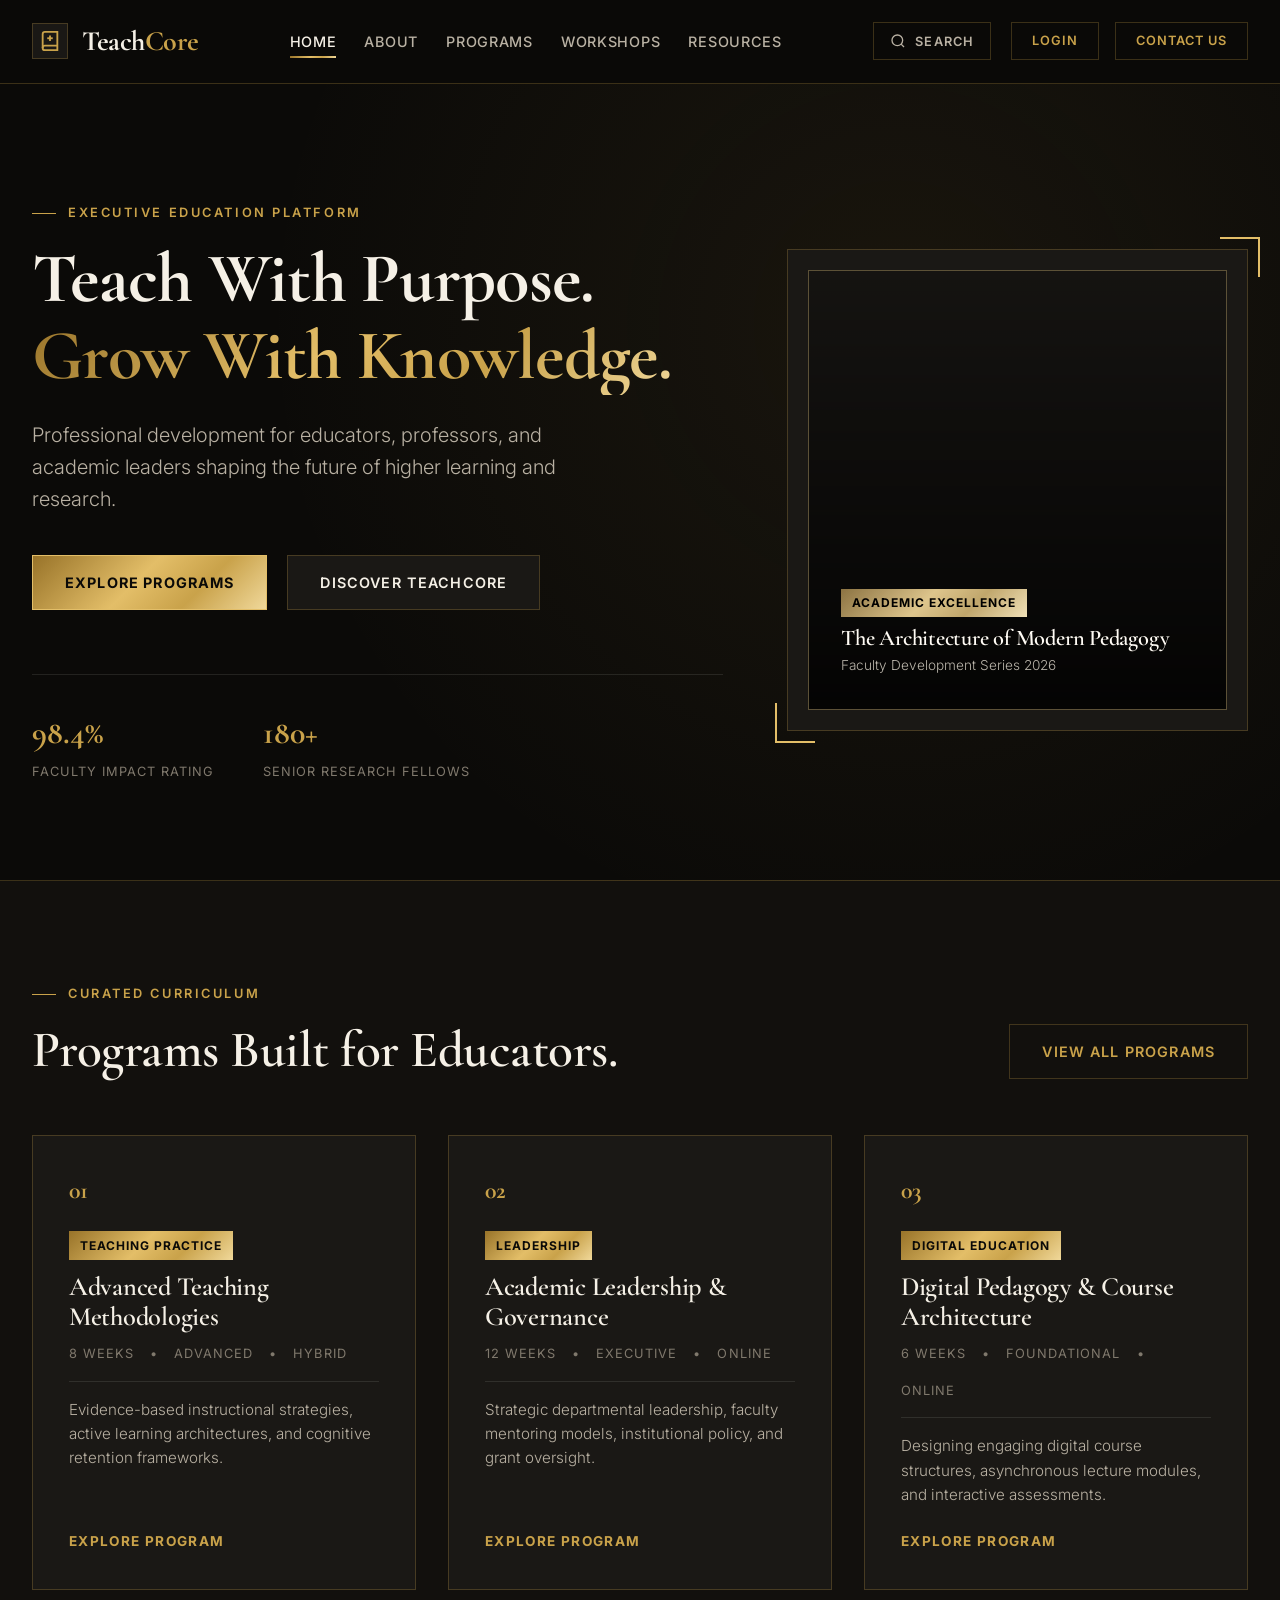
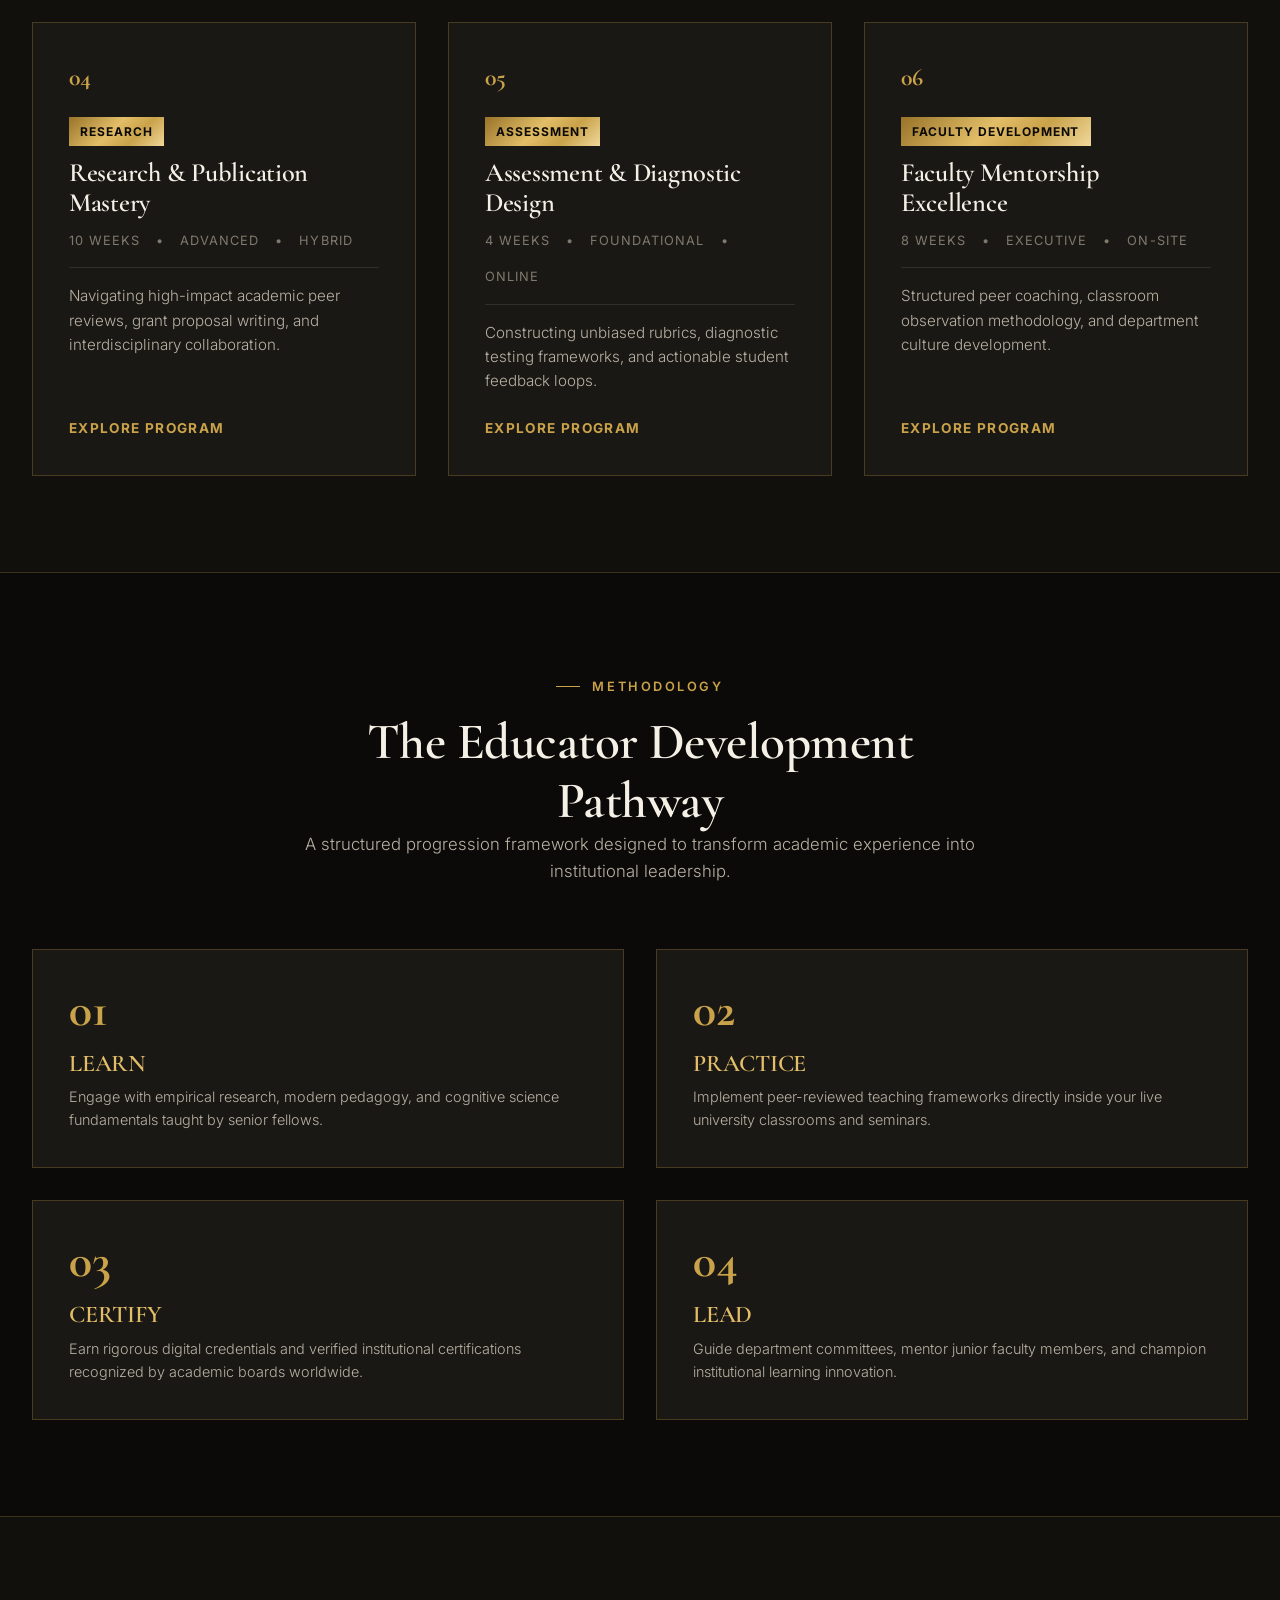
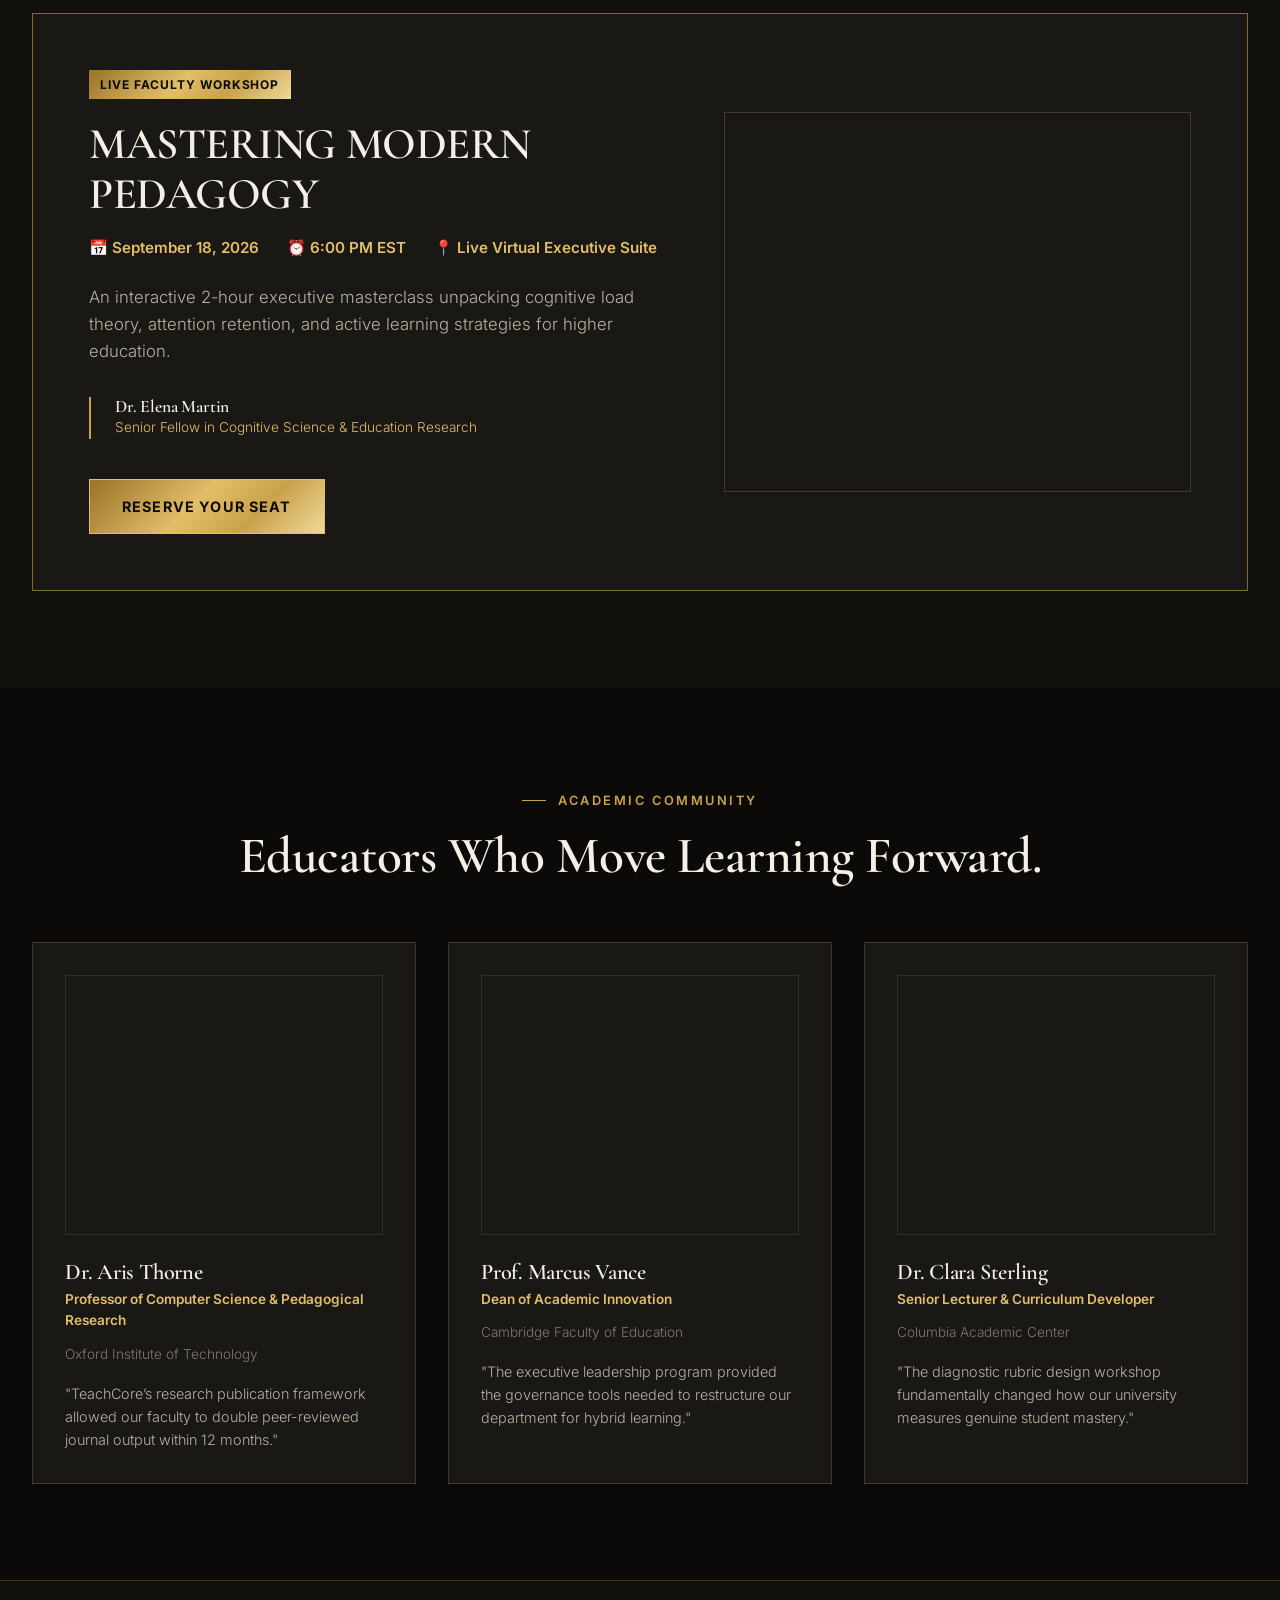
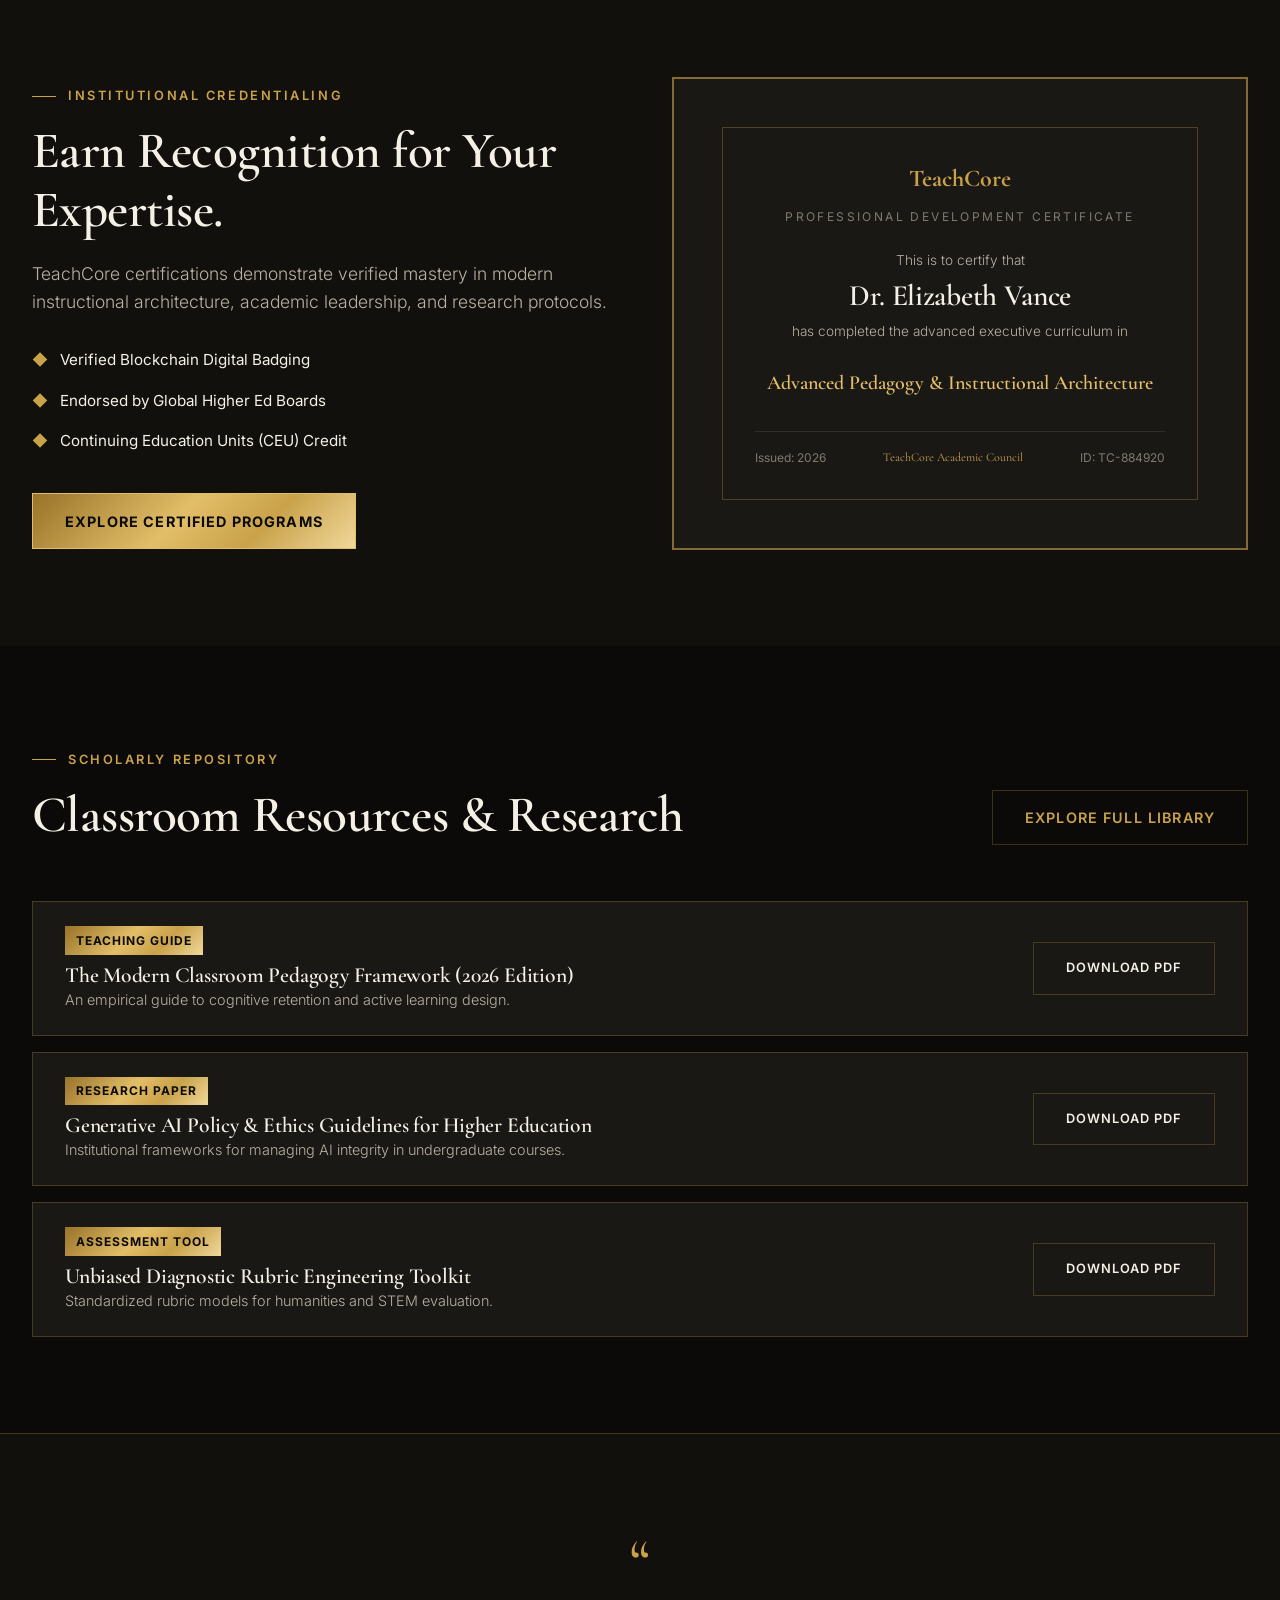
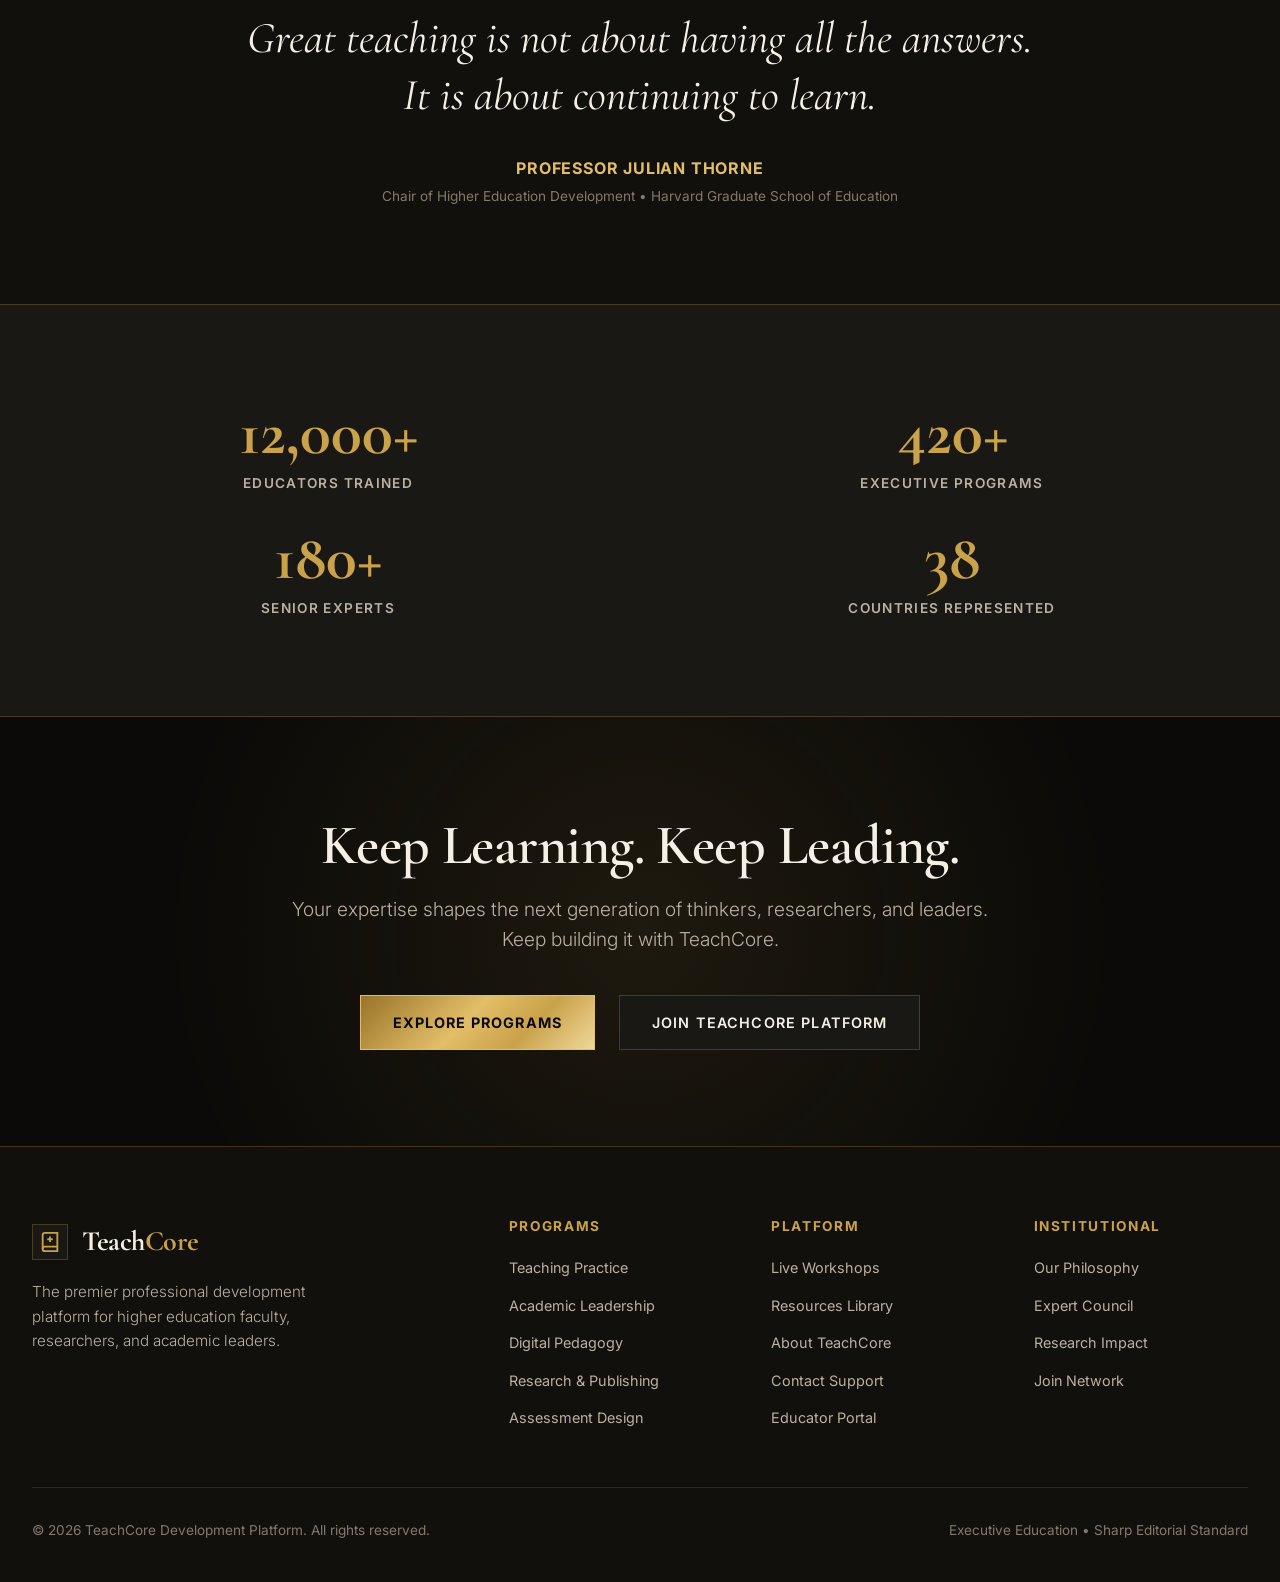
<file: index.html>
<!DOCTYPE html>
<html lang="en">

<head>
  <meta charset="UTF-8">
  <meta name="viewport" content="width=device-width, initial-scale=1.0">
  <title>TeachCore | Executive Professional Development for Educators</title>
  <meta name="description"
    content="TeachCore is the premier professional development platform for teachers, professors, researchers, and academic leaders shaping the future of higher education.">
  <link rel="icon" type="image/svg+xml" href="favicon.svg">
  <link rel="stylesheet" href="css/style.css">
  <link rel="stylesheet" href="css/responsive.css">
</head>

<body>

  <!-- SITE HEADER / NAVIGATION -->
  <header class="site-header">
    <div class="container nav-container">
      <a href="index.html" class="brand-logo" aria-label="TeachCore Home">
        <div class="logo-mark">
          <svg viewBox="0 0 24 24">
            <path d="M4 19.5A2.5 2.5 0 0 1 6.5 17H20"></path>
            <path d="M6.5 2H20v20H6.5A2.5 2.5 0 0 1 4 19.5v-15A2.5 2.5 0 0 1 6.5 2z"></path>
            <path d="M12 6v6"></path>
            <path d="M9 9h6"></path>
          </svg>
        </div>
        <span class="brand-text">Teach<span class="core">Core</span></span>
      </a>

      <nav class="desktop-nav" aria-label="Main Navigation">
        <ul class="nav-menu">
          <li><a href="index.html" class="nav-link active">Home</a></li>
          <li><a href="about.html" class="nav-link">About</a></li>
          <li><a href="programs.html" class="nav-link">Programs</a></li>
          <li><a href="workshops.html" class="nav-link">Workshops</a></li>
          <li><a href="resources.html" class="nav-link">Resources</a></li>
        </ul>
      </nav>

      <div class="nav-actions">
        <button class="search-trigger" aria-label="Search site">
          <svg width="16" height="16" viewBox="0 0 24 24" fill="none" stroke="currentColor" stroke-width="2">
            <circle cx="11" cy="11" r="8"></circle>
            <line x1="21" y1="21" x2="16.65" y2="16.65"></line>
          </svg>
          <span>Search</span>
        </button>
        <div class="auth-state-container">
          <a href="login.html" class="btn btn-outline nav-auth-link" style="height: 38px; padding: 0 1.25rem; font-size: 0.8rem;">Login</a>
          <a href="contact.html" class="nav-contact-btn">Contact Us</a>
        </div>
        <button class="hamburger-btn" aria-label="Toggle navigation menu" aria-expanded="false">
          <span class="hamburger-line line-1"></span>
          <span class="hamburger-line line-2"></span>
          <span class="hamburger-line line-3"></span>
        </button>
      </div>
    </div>
  </header>

  <!-- MOBILE NAVIGATION DRAWER -->
  <div class="mobile-nav-overlay" aria-hidden="true">
    <ul class="mobile-nav-links">
      <li><a href="index.html" class="mobile-nav-link active">Home</a></li>
      <li><a href="about.html" class="mobile-nav-link">About</a></li>
      <li><a href="programs.html" class="mobile-nav-link">Programs</a></li>
      <li><a href="workshops.html" class="mobile-nav-link">Workshops</a></li>
      <li><a href="resources.html" class="mobile-nav-link">Resources</a></li>
    </ul>
    <div class="mobile-nav-actions">
      <a href="login.html" class="btn btn-secondary" style="width: 100%;">Educator Login</a>
      <a href="contact.html" class="nav-contact-btn" style="width: 100%;">Contact Us</a>
    </div>
  </div>

  <main>
    <!-- SECTION 1: CINEMATIC HERO -->
    <section class="hero-section"
      style="background: radial-gradient(circle at 70% 30%, rgba(201, 162, 74, 0.08) 0%, transparent 60%), var(--bg-black); padding: 7rem 0 6rem 0; border-bottom: 1px solid var(--border-gold); position: relative; overflow: hidden;">
      <div class="container hero-grid"
        style="display: grid; grid-template-columns: 1.2fr 0.8fr; gap: 4rem; align-items: center;">
        <div>
          <span class="section-tag">Executive Education Platform</span>
          <h1 style="margin-bottom: 1.5rem; line-height: 1.1;">
            Teach With Purpose.<br>
            <span class="text-gold-gradient">Grow With Knowledge.</span>
          </h1>
          <p
            style="font-size: 1.25rem; max-width: 600px; margin-bottom: 2.5rem; color: var(--text-secondary); font-weight: 300;">
            Professional development for educators, professors, and academic leaders shaping the future of higher
            learning and research.
          </p>
          <div style="display: flex; gap: 1.25rem; flex-wrap: wrap;">
            <a href="programs.html" class="btn btn-primary">Explore Programs</a>
            <a href="about.html" class="btn btn-secondary">Discover TeachCore</a>
          </div>

          <div
            style="margin-top: 4rem; padding-top: 2rem; border-top: 1px solid var(--border-subtle); display: flex; gap: 3rem;">
            <div>
              <span
                style="display: block; font-family: var(--font-serif); font-size: 2rem; font-weight: 700; color: var(--gold);">98.4%</span>
              <span
                style="font-size: 0.8rem; color: var(--text-muted); text-transform: uppercase; letter-spacing: 0.08em;">Faculty
                Impact Rating</span>
            </div>
            <div>
              <span
                style="display: block; font-family: var(--font-serif); font-size: 2rem; font-weight: 700; color: var(--gold);">180+</span>
              <span
                style="font-size: 0.8rem; color: var(--text-muted); text-transform: uppercase; letter-spacing: 0.08em;">Senior
                Research Fellows</span>
            </div>
          </div>
        </div>

        <!-- HERO VISUAL: EDITORIAL ACADEMIC IMAGE WITH GOLD OVERLAY -->
        <div style="position: relative;">
          <div
            style="border: 1px solid var(--border-gold); padding: 1.25rem; background: var(--bg-graphite); position: relative;">
            <div
              style="width: 100%; height: 440px; background: url('https://images.unsplash.com/photo-1524178232363-1fb2b075b655?auto=format&fit=crop&w=1000&q=80') center/cover no-repeat; filter: grayscale(40%) contrast(110%); border: 1px solid rgba(201, 162, 74, 0.4); position: relative;">
              <div
                style="position: absolute; inset: 0; background: linear-gradient(180deg, rgba(11, 10, 8, 0.2) 0%, rgba(11, 10, 8, 0.85) 100%);">
              </div>
              <div style="position: absolute; bottom: 2rem; left: 2rem; right: 2rem;">
                <span class="badge badge-gold" style="margin-bottom: 0.5rem;">Academic Excellence</span>
                <h4 style="font-size: 1.4rem; color: var(--text-primary); margin-bottom: 0.25rem;">The Architecture of
                  Modern Pedagogy</h4>
                <p style="font-size: 0.85rem; color: var(--text-secondary);">Faculty Development Series 2026</p>
              </div>
            </div>
          </div>
          <!-- Decorative Gold Corner Element -->
          <div
            style="position: absolute; top: -12px; right: -12px; width: 40px; height: 40px; border-top: 2px solid var(--gold-bright); border-right: 2px solid var(--gold-bright); pointer-events: none;">
          </div>
          <div
            style="position: absolute; bottom: -12px; left: -12px; width: 40px; height: 40px; border-bottom: 2px solid var(--gold-bright); border-left: 2px solid var(--gold-bright); pointer-events: none;">
          </div>
        </div>
      </div>
    </section>

    <!-- SECTION 2: FEATURED PROGRAMS -->
    <section class="section-padding" style="background: var(--bg-black-soft);">
      <div class="container">
        <div
          style="display: flex; justify-content: space-between; align-items: flex-end; margin-bottom: 3.5rem; flex-wrap: wrap; gap: 1.5rem;">
          <div>
            <span class="section-tag">Curated Curriculum</span>
            <h2>Programs Built for Educators.</h2>
          </div>
          <a href="programs.html" class="btn btn-outline">View All Programs</a>
        </div>

        <div class="grid grid-3">
          <!-- Card 1 -->
          <div class="editorial-card">
            <div>
              <div class="card-num">01</div>
              <span class="badge badge-gold" style="margin-bottom: 0.75rem;">Teaching Practice</span>
              <h3 class="card-title">Advanced Teaching Methodologies</h3>
              <div class="card-meta">
                <span>8 Weeks</span> &bull; <span>Advanced</span> &bull; <span>Hybrid</span>
              </div>
              <p class="card-desc">Evidence-based instructional strategies, active learning architectures, and cognitive
                retention frameworks.</p>
            </div>
            <a href="programs.html" class="card-footer-link">Explore Program </a>
          </div>

          <!-- Card 2 -->
          <div class="editorial-card">
            <div>
              <div class="card-num">02</div>
              <span class="badge badge-gold" style="margin-bottom: 0.75rem;">Leadership</span>
              <h3 class="card-title">Academic Leadership & Governance</h3>
              <div class="card-meta">
                <span>12 Weeks</span> &bull; <span>Executive</span> &bull; <span>Online</span>
              </div>
              <p class="card-desc">Strategic departmental leadership, faculty mentoring models, institutional policy,
                and grant oversight.</p>
            </div>
            <a href="programs.html" class="card-footer-link">Explore Program </a>
          </div>

          <!-- Card 3 -->
          <div class="editorial-card">
            <div>
              <div class="card-num">03</div>
              <span class="badge badge-gold" style="margin-bottom: 0.75rem;">Digital Education</span>
              <h3 class="card-title">Digital Pedagogy & Course Architecture</h3>
              <div class="card-meta">
                <span>6 Weeks</span> &bull; <span>Foundational</span> &bull; <span>Online</span>
              </div>
              <p class="card-desc">Designing engaging digital course structures, asynchronous lecture modules, and
                interactive assessments.</p>
            </div>
            <a href="programs.html" class="card-footer-link">Explore Program </a>
          </div>

          <!-- Card 4 -->
          <div class="editorial-card">
            <div>
              <div class="card-num">04</div>
              <span class="badge badge-gold" style="margin-bottom: 0.75rem;">Research</span>
              <h3 class="card-title">Research & Publication Mastery</h3>
              <div class="card-meta">
                <span>10 Weeks</span> &bull; <span>Advanced</span> &bull; <span>Hybrid</span>
              </div>
              <p class="card-desc">Navigating high-impact academic peer reviews, grant proposal writing, and
                interdisciplinary collaboration.</p>
            </div>
            <a href="programs.html" class="card-footer-link">Explore Program </a>
          </div>

          <!-- Card 5 -->
          <div class="editorial-card">
            <div>
              <div class="card-num">05</div>
              <span class="badge badge-gold" style="margin-bottom: 0.75rem;">Assessment</span>
              <h3 class="card-title">Assessment & Diagnostic Design</h3>
              <div class="card-meta">
                <span>4 Weeks</span> &bull; <span>Foundational</span> &bull; <span>Online</span>
              </div>
              <p class="card-desc">Constructing unbiased rubrics, diagnostic testing frameworks, and actionable student
                feedback loops.</p>
            </div>
            <a href="programs.html" class="card-footer-link">Explore Program </a>
          </div>

          <!-- Card 6 -->
          <div class="editorial-card">
            <div>
              <div class="card-num">06</div>
              <span class="badge badge-gold" style="margin-bottom: 0.75rem;">Faculty Development</span>
              <h3 class="card-title">Faculty Mentorship Excellence</h3>
              <div class="card-meta">
                <span>8 Weeks</span> &bull; <span>Executive</span> &bull; <span>On-Site</span>
              </div>
              <p class="card-desc">Structured peer coaching, classroom observation methodology, and department culture
                development.</p>
            </div>
            <a href="programs.html" class="card-footer-link">Explore Program </a>
          </div>
        </div>
      </div>
    </section>

    <!-- SECTION 3: PROFESSIONAL GROWTH TIMELINE -->
    <section class="section-padding"
      style="background: var(--bg-black); border-top: 1px solid var(--border-gold); border-bottom: 1px solid var(--border-gold);">
      <div class="container">
        <div style="text-align: center; max-width: 700px; margin: 0 auto 4rem auto;">
          <span class="section-tag" style="justify-content: center;">Methodology</span>
          <h2>The Educator Development Pathway</h2>
          <p>A structured progression framework designed to transform academic experience into institutional leadership.
          </p>
        </div>

        <div class="grid grid-4" style="position: relative;">
          <div class="timeline-step"
            style="background: var(--bg-graphite); border: 1px solid var(--border-gold); padding: 2.25rem; position: relative;">
            <div
              style="font-family: var(--font-serif); font-size: 3rem; font-weight: 700; color: var(--gold); line-height: 1; margin-bottom: 1rem;">
              01</div>
            <h3 style="font-size: 1.5rem; margin-bottom: 0.5rem; color: var(--gold-bright);">LEARN</h3>
            <p style="font-size: 0.9rem; color: var(--text-secondary);">Engage with empirical research, modern pedagogy,
              and cognitive science fundamentals taught by senior fellows.</p>
          </div>

          <div class="timeline-step"
            style="background: var(--bg-graphite); border: 1px solid var(--border-gold); padding: 2.25rem; position: relative;">
            <div
              style="font-family: var(--font-serif); font-size: 3rem; font-weight: 700; color: var(--gold); line-height: 1; margin-bottom: 1rem;">
              02</div>
            <h3 style="font-size: 1.5rem; margin-bottom: 0.5rem; color: var(--gold-bright);">PRACTICE</h3>
            <p style="font-size: 0.9rem; color: var(--text-secondary);">Implement peer-reviewed teaching frameworks
              directly inside your live university classrooms and seminars.</p>
          </div>

          <div class="timeline-step"
            style="background: var(--bg-graphite); border: 1px solid var(--border-gold); padding: 2.25rem; position: relative;">
            <div
              style="font-family: var(--font-serif); font-size: 3rem; font-weight: 700; color: var(--gold); line-height: 1; margin-bottom: 1rem;">
              03</div>
            <h3 style="font-size: 1.5rem; margin-bottom: 0.5rem; color: var(--gold-bright);">CERTIFY</h3>
            <p style="font-size: 0.9rem; color: var(--text-secondary);">Earn rigorous digital credentials and verified
              institutional certifications recognized by academic boards worldwide.</p>
          </div>

          <div class="timeline-step"
            style="background: var(--bg-graphite); border: 1px solid var(--border-gold); padding: 2.25rem; position: relative;">
            <div
              style="font-family: var(--font-serif); font-size: 3rem; font-weight: 700; color: var(--gold); line-height: 1; margin-bottom: 1rem;">
              04</div>
            <h3 style="font-size: 1.5rem; margin-bottom: 0.5rem; color: var(--gold-bright);">LEAD</h3>
            <p style="font-size: 0.9rem; color: var(--text-secondary);">Guide department committees, mentor junior
              faculty members, and champion institutional learning innovation.</p>
          </div>
        </div>
      </div>
    </section>

    <!-- SECTION 4: FEATURED WORKSHOP -->
    <section class="section-padding" style="background: var(--bg-black-soft);">
      <div class="container">
        <div class="asymmetric-layout"
          style="display: grid; grid-template-columns: 1.1fr 0.9fr; gap: 4rem; align-items: center; background: var(--bg-graphite); border: 1px solid var(--border-gold-strong); padding: 3.5rem;">
          <div>
            <span class="badge badge-gold" style="margin-bottom: 1.25rem;">Live Faculty Workshop</span>
            <h2 style="font-size: 2.75rem; margin-bottom: 1rem;">MASTERING MODERN PEDAGOGY</h2>
            <div class="workshop-featured-meta">
              <span>📅 September 18, 2026</span>
              <span>⏰ 6:00 PM EST</span>
              <span>📍 Live Virtual Executive Suite</span>
            </div>
            <p style="font-size: 1.05rem; margin-bottom: 2rem; color: var(--text-secondary);">
              An interactive 2-hour executive masterclass unpacking cognitive load theory, attention retention, and
              active learning strategies for higher education.
            </p>
            <div style="padding-left: 1.5rem; border-left: 2px solid var(--gold); margin-bottom: 2.5rem;">
              <h4 style="font-size: 1.1rem; color: var(--text-primary);">Dr. Elena Martin</h4>
              <p style="font-size: 0.85rem; color: var(--gold-bright);">Senior Fellow in Cognitive Science & Education
                Research</p>
            </div>
            <a href="workshops.html" class="btn btn-primary">Reserve Your Seat</a>
          </div>

          <div style="position: relative;">
            <div
              style="width: 100%; height: 380px; background: url('https://images.unsplash.com/photo-1577896851231-70ef18881754?auto=format&fit=crop&w=800&q=80') center/cover no-repeat; border: 1px solid var(--border-gold); filter: grayscale(30%);">
            </div>
          </div>
        </div>
      </div>
    </section>

    <!-- SECTION 5: EDUCATOR SPOTLIGHT -->
    <section class="section-padding" style="background: var(--bg-black);">
      <div class="container">
        <div style="margin-bottom: 3.5rem; text-align: center;">
          <span class="section-tag" style="justify-content: center;">Academic Community</span>
          <h2>Educators Who Move Learning Forward.</h2>
        </div>

        <div class="grid grid-3">
          <div
            style="background: var(--bg-graphite); border: 1px solid var(--border-gold); padding: 2rem; display: flex; flex-direction: column; gap: 1.5rem;">
            <div
              style="width: 100%; height: 260px; background: url('https://images.unsplash.com/photo-1534528741775-53994a69daeb?auto=format&fit=crop&w=600&q=80') center/cover no-repeat; filter: grayscale(50%); border: 1px solid var(--border-subtle);">
            </div>
            <div>
              <h3 style="font-size: 1.4rem; color: var(--text-primary); margin-bottom: 0.25rem;">Dr. Aris Thorne</h3>
              <p style="font-size: 0.85rem; color: var(--gold-bright); font-weight: 600; margin-bottom: 0.75rem;">
                Professor of Computer Science & Pedagogical Research</p>
              <p style="font-size: 0.85rem; color: var(--text-muted); margin-bottom: 1rem;">Oxford Institute of
                Technology</p>
              <p style="font-size: 0.9rem; color: var(--text-secondary);">"TeachCore’s research publication framework
                allowed our faculty to double peer-reviewed journal output within 12 months."</p>
            </div>
          </div>

          <div
            style="background: var(--bg-graphite); border: 1px solid var(--border-gold); padding: 2rem; display: flex; flex-direction: column; gap: 1.5rem;">
            <div
              style="width: 100%; height: 260px; background: url('https://images.unsplash.com/photo-1507003211169-0a1dd7228f2d?auto=format&fit=crop&w=600&q=80') center/cover no-repeat; filter: grayscale(50%); border: 1px solid var(--border-subtle);">
            </div>
            <div>
              <h3 style="font-size: 1.4rem; color: var(--text-primary); margin-bottom: 0.25rem;">Prof. Marcus Vance</h3>
              <p style="font-size: 0.85rem; color: var(--gold-bright); font-weight: 600; margin-bottom: 0.75rem;">Dean
                of Academic Innovation</p>
              <p style="font-size: 0.85rem; color: var(--text-muted); margin-bottom: 1rem;">Cambridge Faculty of
                Education</p>
              <p style="font-size: 0.9rem; color: var(--text-secondary);">"The executive leadership program provided the
                governance tools needed to restructure our department for hybrid learning."</p>
            </div>
          </div>

          <div
            style="background: var(--bg-graphite); border: 1px solid var(--border-gold); padding: 2rem; display: flex; flex-direction: column; gap: 1.5rem;">
            <div
              style="width: 100%; height: 260px; background: url('https://images.unsplash.com/photo-1573496359142-b8d87734a5a2?auto=format&fit=crop&w=600&q=80') center/cover no-repeat; filter: grayscale(50%); border: 1px solid var(--border-subtle);">
            </div>
            <div>
              <h3 style="font-size: 1.4rem; color: var(--text-primary); margin-bottom: 0.25rem;">Dr. Clara Sterling</h3>
              <p style="font-size: 0.85rem; color: var(--gold-bright); font-weight: 600; margin-bottom: 0.75rem;">Senior
                Lecturer & Curriculum Developer</p>
              <p style="font-size: 0.85rem; color: var(--text-muted); margin-bottom: 1rem;">Columbia Academic Center</p>
              <p style="font-size: 0.9rem; color: var(--text-secondary);">"The diagnostic rubric design workshop
                fundamentally changed how our university measures genuine student mastery."</p>
            </div>
          </div>
        </div>
      </div>
    </section>

    <!-- SECTION 6: CERTIFICATION SECTION PREVIEW -->
    <section class="section-padding"
      style="background: var(--bg-black-soft); border-top: 1px solid var(--border-gold);">
      <div class="container grid grid-2" style="align-items: center; gap: 4rem;">
        <div>
          <span class="section-tag">Institutional Credentialing</span>
          <h2 style="margin-bottom: 1.25rem;">Earn Recognition for Your Expertise.</h2>
          <p style="font-size: 1.1rem; margin-bottom: 2rem;">
            TeachCore certifications demonstrate verified mastery in modern instructional architecture, academic
            leadership, and research protocols.
          </p>
          <ul style="list-style: none; display: flex; flex-direction: column; gap: 1rem; margin-bottom: 2.5rem;">
            <li style="display: flex; align-items: center; gap: 0.75rem; font-size: 0.95rem;">
              <span style="color: var(--gold);">&#9670;</span> Verified Blockchain Digital Badging
            </li>
            <li style="display: flex; align-items: center; gap: 0.75rem; font-size: 0.95rem;">
              <span style="color: var(--gold);">&#9670;</span> Endorsed by Global Higher Ed Boards
            </li>
            <li style="display: flex; align-items: center; gap: 0.75rem; font-size: 0.95rem;">
              <span style="color: var(--gold);">&#9670;</span> Continuing Education Units (CEU) Credit
            </li>
          </ul>
          <a href="programs.html" class="btn btn-primary">Explore Certified Programs</a>
        </div>

        <!-- CERTIFICATE PREVIEW CARD -->
        <div class="cert-preview-card"
          style="background: var(--bg-graphite); border: 2px solid var(--border-gold-strong); padding: 3rem; position: relative; text-align: center;">
          <div style="border: 1px solid rgba(201, 162, 74, 0.3); padding: 2rem;">
            <div
              style="font-family: var(--font-serif); font-size: 1.5rem; font-weight: 700; color: var(--gold); margin-bottom: 0.5rem;">
              TeachCore</div>
            <div
              style="font-size: 0.75rem; letter-spacing: 0.2em; text-transform: uppercase; color: var(--text-muted); margin-bottom: 1.5rem;">
              Professional Development Certificate</div>
            <p style="font-size: 0.85rem; color: var(--text-secondary); margin-bottom: 0.5rem;">This is to certify that
            </p>
            <h3 style="font-size: 1.85rem; color: var(--text-primary); margin-bottom: 0.5rem;">Dr. Elizabeth Vance</h3>
            <p style="font-size: 0.85rem; color: var(--text-secondary); margin-bottom: 1.5rem;">has completed the
              advanced executive curriculum in</p>
            <div
              style="font-family: var(--font-serif); font-size: 1.25rem; font-weight: 600; color: var(--gold-bright); margin-bottom: 2rem;">
              Advanced Pedagogy & Instructional Architecture</div>
            <div
              style="display: flex; justify-content: space-between; align-items: flex-end; font-size: 0.75rem; color: var(--text-muted); border-top: 1px solid var(--border-subtle); padding-top: 1rem;">
              <span>Issued: 2026</span>
              <span style="font-family: var(--font-serif); color: var(--gold);">TeachCore Academic Council</span>
              <span>ID: TC-884920</span>
            </div>
          </div>
        </div>
      </div>
    </section>

    <!-- SECTION 7: RESOURCES PREVIEW -->
    <section class="section-padding" style="background: var(--bg-black);">
      <div class="container">
        <div
          style="display: flex; justify-content: space-between; align-items: flex-end; margin-bottom: 3.5rem; flex-wrap: wrap; gap: 1.5rem;">
          <div>
            <span class="section-tag">Scholarly Repository</span>
            <h2>Classroom Resources & Research</h2>
          </div>
          <a href="resources.html" class="btn btn-outline">Explore Full Library</a>
        </div>

        <div style="display: flex; flex-direction: column; gap: 1rem;">
          <div
            style="background: var(--bg-graphite); border: 1px solid var(--border-gold); padding: 1.5rem 2rem; display: flex; justify-content: space-between; align-items: center; flex-wrap: wrap; gap: 1rem;">
            <div>
              <span class="badge badge-gold" style="margin-bottom: 0.5rem;">Teaching Guide</span>
              <h4 style="font-size: 1.35rem; color: var(--text-primary);">The Modern Classroom Pedagogy Framework (2026
                Edition)</h4>
              <p style="font-size: 0.9rem; color: var(--text-secondary);">An empirical guide to cognitive retention and
                active learning design.</p>
            </div>
            <a href="resources.html" class="btn btn-secondary" style="font-size: 0.8rem;">Download PDF</a>
          </div>

          <div
            style="background: var(--bg-graphite); border: 1px solid var(--border-gold); padding: 1.5rem 2rem; display: flex; justify-content: space-between; align-items: center; flex-wrap: wrap; gap: 1rem;">
            <div>
              <span class="badge badge-gold" style="margin-bottom: 0.5rem;">Research Paper</span>
              <h4 style="font-size: 1.35rem; color: var(--text-primary);">Generative AI Policy & Ethics Guidelines for
                Higher Education</h4>
              <p style="font-size: 0.9rem; color: var(--text-secondary);">Institutional frameworks for managing AI
                integrity in undergraduate courses.</p>
            </div>
            <a href="resources.html" class="btn btn-secondary" style="font-size: 0.8rem;">Download PDF</a>
          </div>

          <div
            style="background: var(--bg-graphite); border: 1px solid var(--border-gold); padding: 1.5rem 2rem; display: flex; justify-content: space-between; align-items: center; flex-wrap: wrap; gap: 1rem;">
            <div>
              <span class="badge badge-gold" style="margin-bottom: 0.5rem;">Assessment Tool</span>
              <h4 style="font-size: 1.35rem; color: var(--text-primary);">Unbiased Diagnostic Rubric Engineering Toolkit
              </h4>
              <p style="font-size: 0.9rem; color: var(--text-secondary);">Standardized rubric models for humanities and
                STEM evaluation.</p>
            </div>
            <a href="resources.html" class="btn btn-secondary" style="font-size: 0.8rem;">Download PDF</a>
          </div>
        </div>
      </div>
    </section>

    <!-- SECTION 8: LARGE EDITORIAL TESTIMONIAL -->
    <section class="section-padding"
      style="background: var(--bg-black-soft); border-top: 1px solid var(--border-gold); text-align: center;">
      <div class="container" style="max-width: 960px;">
        <span
          style="font-family: var(--font-serif); font-size: 4rem; color: var(--gold); line-height: 1; display: block; margin-bottom: 1rem;">“</span>
        <blockquote
          style="font-family: var(--font-serif); font-size: clamp(1.8rem, 3.5vw, 2.75rem); font-style: italic; color: var(--text-primary); line-height: 1.3; margin-bottom: 2rem;">
          Great teaching is not about having all the answers.<br>
          It is about continuing to learn.
        </blockquote>
        <div
          style="font-family: var(--font-sans); font-size: 1rem; font-weight: 700; color: var(--gold-bright); letter-spacing: 0.05em; text-transform: uppercase;">
          Professor Julian Thorne
        </div>
        <div style="font-size: 0.85rem; color: var(--text-muted); margin-top: 0.25rem;">
          Chair of Higher Education Development &bull; Harvard Graduate School of Education
        </div>
      </div>
    </section>

    <!-- SECTION 9: CREDIBILITY STATISTICS -->
    <section class="section-padding"
      style="background: var(--bg-graphite); border-top: 1px solid var(--border-gold); border-bottom: 1px solid var(--border-gold);">
      <div class="container">
        <div class="grid grid-4" style="text-align: center;">
          <div>
            <div class="stat-number"
              style="font-family: var(--font-serif); font-size: 4rem; font-weight: 700; color: var(--gold); line-height: 1; margin-bottom: 0.5rem;">
              12,000+</div>
            <div
              style="font-size: 0.85rem; font-weight: 600; text-transform: uppercase; letter-spacing: 0.1em; color: var(--text-secondary);">
              Educators Trained</div>
          </div>
          <div>
            <div class="stat-number"
              style="font-family: var(--font-serif); font-size: 4rem; font-weight: 700; color: var(--gold); line-height: 1; margin-bottom: 0.5rem;">
              420+</div>
            <div
              style="font-size: 0.85rem; font-weight: 600; text-transform: uppercase; letter-spacing: 0.1em; color: var(--text-secondary);">
              Executive Programs</div>
          </div>
          <div>
            <div class="stat-number"
              style="font-family: var(--font-serif); font-size: 4rem; font-weight: 700; color: var(--gold); line-height: 1; margin-bottom: 0.5rem;">
              180+</div>
            <div
              style="font-size: 0.85rem; font-weight: 600; text-transform: uppercase; letter-spacing: 0.1em; color: var(--text-secondary);">
              Senior Experts</div>
          </div>
          <div>
            <div class="stat-number"
              style="font-family: var(--font-serif); font-size: 4rem; font-weight: 700; color: var(--gold); line-height: 1; margin-bottom: 0.5rem;">
              38</div>
            <div
              style="font-size: 0.85rem; font-weight: 600; text-transform: uppercase; letter-spacing: 0.1em; color: var(--text-secondary);">
              Countries Represented</div>
          </div>
        </div>
      </div>
    </section>

    <!-- SECTION 10: FINAL CINEMATIC CTA -->
    <section class="section-padding"
      style="background: radial-gradient(circle at 50% 50%, rgba(201, 162, 74, 0.1) 0%, transparent 70%), var(--bg-black); text-align: center;">
      <div class="container" style="max-width: 800px;">
        <h2 style="font-size: 3.5rem; margin-bottom: 1rem;">Keep Learning. Keep Leading.</h2>
        <p style="font-size: 1.2rem; margin-bottom: 2.5rem; color: var(--text-secondary);">
          Your expertise shapes the next generation of thinkers, researchers, and leaders. Keep building it with
          TeachCore.
        </p>
        <div style="display: flex; gap: 1.5rem; justify-content: center; flex-wrap: wrap;">
          <a href="programs.html" class="btn btn-primary">Explore Programs</a>
          <a href="signup.html" class="btn btn-secondary">Join TeachCore Platform</a>
        </div>
      </div>
    </section>
  </main>

  <!-- FOOTER -->
  <footer class="site-footer">
    <div class="container">
      <div class="footer-top">
        <div class="footer-brand">
          <a href="index.html" class="brand-logo">
            <div class="logo-mark">
              <svg viewBox="0 0 24 24">
                <path d="M4 19.5A2.5 2.5 0 0 1 6.5 17H20"></path>
                <path d="M6.5 2H20v20H6.5A2.5 2.5 0 0 1 4 19.5v-15A2.5 2.5 0 0 1 6.5 2z"></path>
                <path d="M12 6v6"></path>
                <path d="M9 9h6"></path>
              </svg>
            </div>
            <span class="brand-text">Teach<span class="core">Core</span></span>
          </a>
          <p>The premier professional development platform for higher education faculty, researchers, and academic
            leaders.</p>
        </div>

        <div>
          <h4 class="footer-heading">Programs</h4>
          <ul class="footer-links">
            <li><a href="programs.html">Teaching Practice</a></li>
            <li><a href="programs.html">Academic Leadership</a></li>
            <li><a href="programs.html">Digital Pedagogy</a></li>
            <li><a href="programs.html">Research & Publishing</a></li>
            <li><a href="programs.html">Assessment Design</a></li>
          </ul>
        </div>

        <div>
          <h4 class="footer-heading">Platform</h4>
          <ul class="footer-links">
            <li><a href="workshops.html">Live Workshops</a></li>
            <li><a href="resources.html">Resources Library</a></li>
            <li><a href="about.html">About TeachCore</a></li>
            <li><a href="contact.html">Contact Support</a></li>
            <li><a href="login.html">Educator Portal</a></li>
          </ul>
        </div>

        <div>
          <h4 class="footer-heading">Institutional</h4>
          <ul class="footer-links">
            <li><a href="about.html">Our Philosophy</a></li>
            <li><a href="about.html">Expert Council</a></li>
            <li><a href="about.html">Research Impact</a></li>
            <li><a href="signup.html">Join Network</a></li>
          </ul>
        </div>
      </div>

      <div class="footer-bottom">
        <span>&copy; 2026 TeachCore Development Platform. All rights reserved.</span>
        <span>Executive Education &bull; Sharp Editorial Standard</span>
      </div>
    </div>
  </footer>

  <script src="js/navigation.js"></script>
  <script src="js/auth.js"></script>
  <script src="js/main.js"></script>
</body>

</html>
</file>
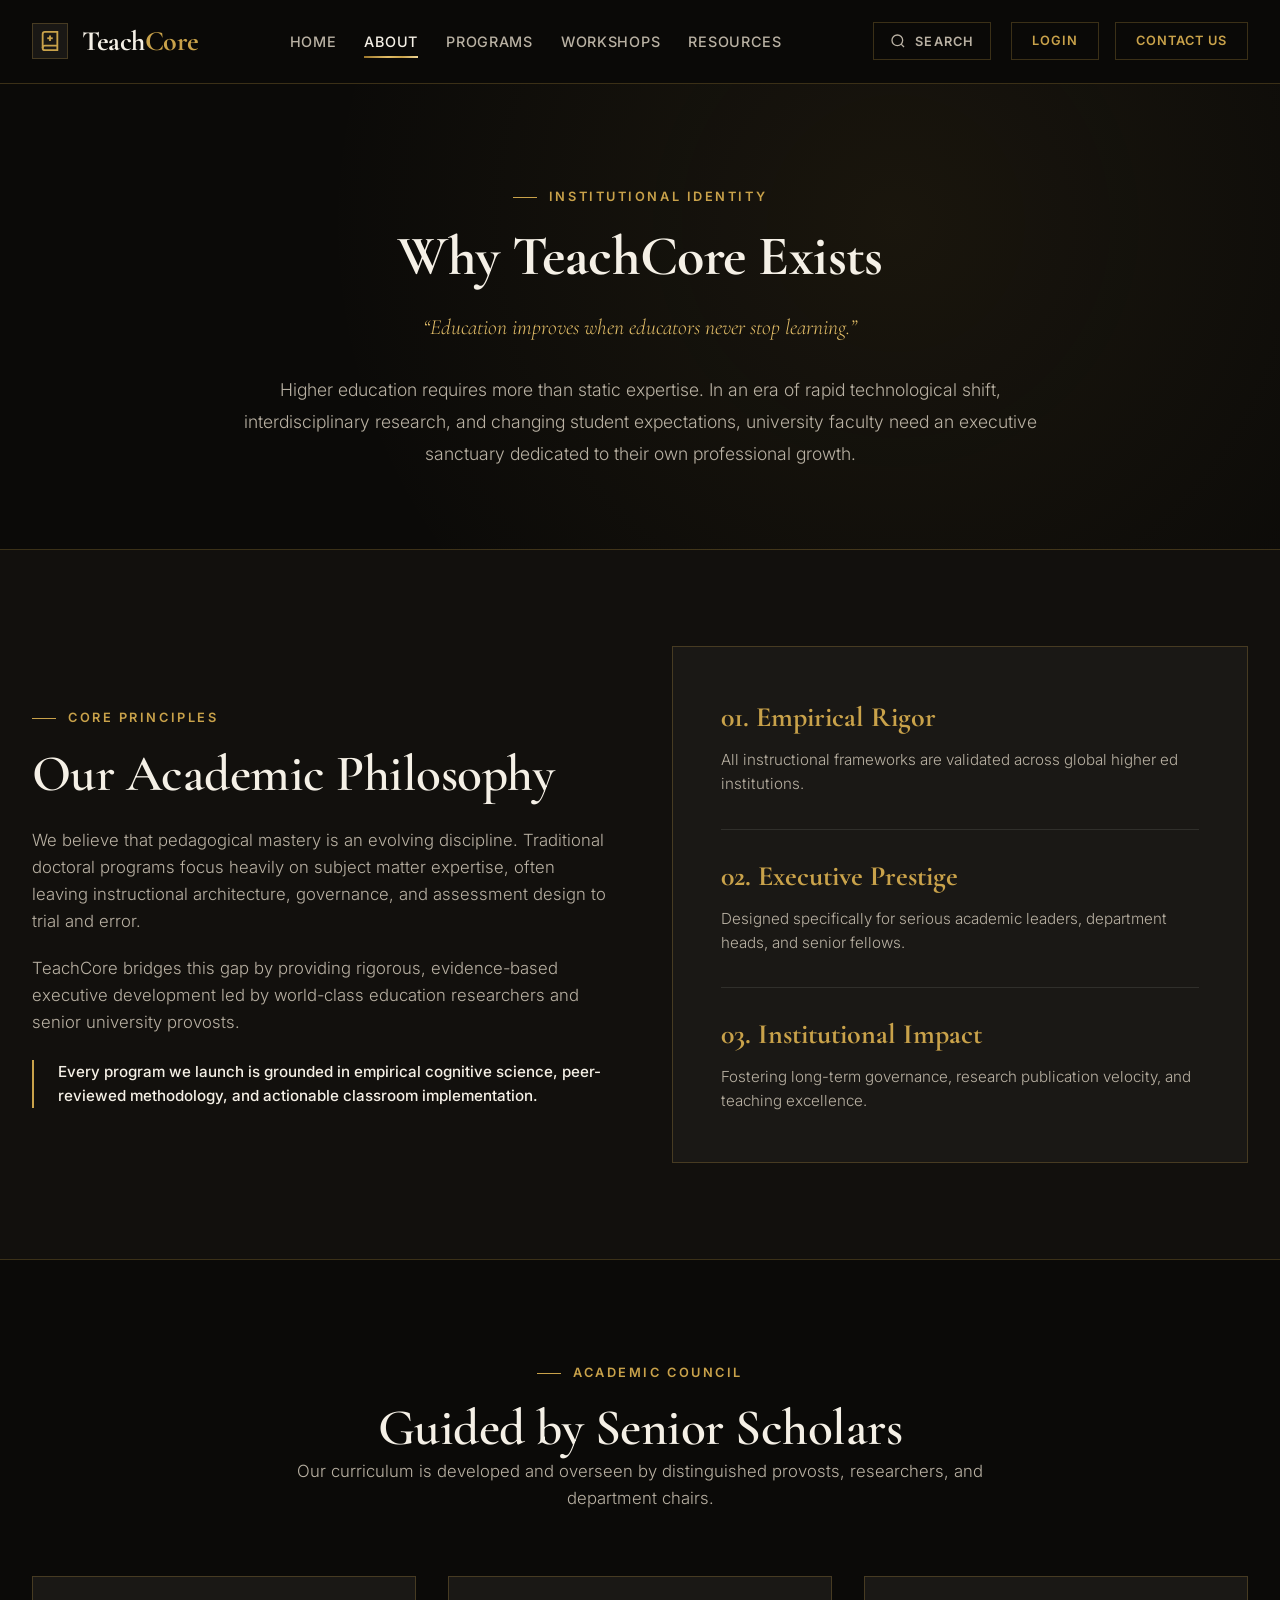
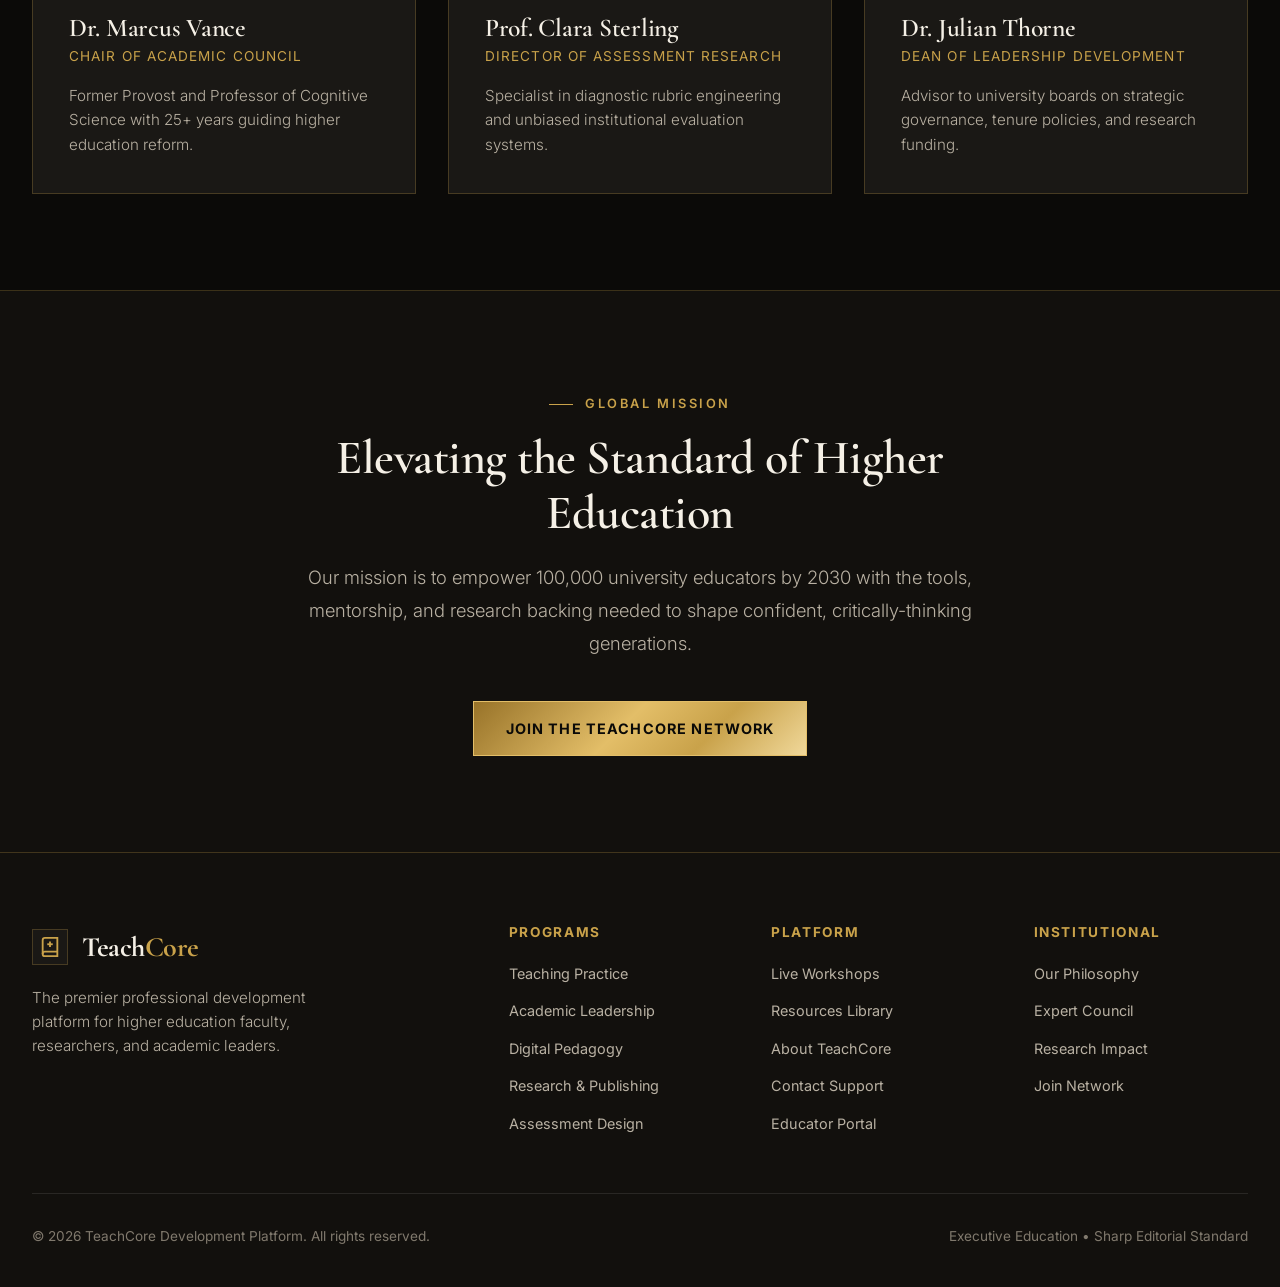
<file: about.html>
<!DOCTYPE html>
<html lang="en">

<head>
  <meta charset="UTF-8">
  <meta name="viewport" content="width=device-width, initial-scale=1.0">
  <title>About TeachCore | Institutional Philosophy & Mission</title>
  <meta name="description"
    content="TeachCore is an executive professional development platform dedicated to advancing teaching excellence, academic research, and institutional leadership worldwide.">
  <link rel="icon" type="image/svg+xml" href="favicon.svg">
  <link rel="stylesheet" href="css/style.css">
  <link rel="stylesheet" href="css/responsive.css">
</head>

<body>

  <!-- SITE HEADER / NAVIGATION -->
  <header class="site-header">
    <div class="container nav-container">
      <a href="index.html" class="brand-logo" aria-label="TeachCore Home">
        <div class="logo-mark">
          <svg viewBox="0 0 24 24">
            <path d="M4 19.5A2.5 2.5 0 0 1 6.5 17H20"></path>
            <path d="M6.5 2H20v20H6.5A2.5 2.5 0 0 1 4 19.5v-15A2.5 2.5 0 0 1 6.5 2z"></path>
            <path d="M12 6v6"></path>
            <path d="M9 9h6"></path>
          </svg>
        </div>
        <span class="brand-text">Teach<span class="core">Core</span></span>
      </a>

      <nav class="desktop-nav" aria-label="Main Navigation">
        <ul class="nav-menu">
          <li><a href="index.html" class="nav-link">Home</a></li>
          <li><a href="about.html" class="nav-link active">About</a></li>
          <li><a href="programs.html" class="nav-link">Programs</a></li>
          <li><a href="workshops.html" class="nav-link">Workshops</a></li>
          <li><a href="resources.html" class="nav-link">Resources</a></li>
        </ul>
      </nav>

      <div class="nav-actions">
        <button class="search-trigger" aria-label="Search site">
          <svg width="16" height="16" viewBox="0 0 24 24" fill="none" stroke="currentColor" stroke-width="2">
            <circle cx="11" cy="11" r="8"></circle>
            <line x1="21" y1="21" x2="16.65" y2="16.65"></line>
          </svg>
          <span>Search</span>
        </button>
        <div class="auth-state-container">
          <a href="login.html" class="btn btn-outline nav-auth-link" style="height: 38px; padding: 0 1.25rem; font-size: 0.8rem;">Login</a>
          <a href="contact.html" class="nav-contact-btn">Contact Us</a>
        </div>
        <button class="hamburger-btn" aria-label="Toggle navigation menu" aria-expanded="false">
          <span class="hamburger-line line-1"></span>
          <span class="hamburger-line line-2"></span>
          <span class="hamburger-line line-3"></span>
        </button>
      </div>
    </div>
  </header>

  <!-- MOBILE NAVIGATION DRAWER -->
  <div class="mobile-nav-overlay" aria-hidden="true">
    <ul class="mobile-nav-links">
      <li><a href="index.html" class="mobile-nav-link">Home</a></li>
      <li><a href="about.html" class="mobile-nav-link active">About</a></li>
      <li><a href="programs.html" class="mobile-nav-link">Programs</a></li>
      <li><a href="workshops.html" class="mobile-nav-link">Workshops</a></li>
      <li><a href="resources.html" class="mobile-nav-link">Resources</a></li>
    </ul>
    <div class="mobile-nav-actions">
      <a href="login.html" class="btn btn-secondary" style="width: 100%;">Educator Login</a>
      <a href="contact.html" class="nav-contact-btn" style="width: 100%;">Contact Us</a>
    </div>
  </div>

  <main>
    <!-- HERO SECTION -->
    <section class="section-padding"
      style="background: radial-gradient(circle at 70% 30%, rgba(201, 162, 74, 0.08) 0%, transparent 60%), var(--bg-black); border-bottom: 1px solid var(--border-gold); padding-top: 6rem; padding-bottom: 5rem;">
      <div class="container" style="max-width: 900px; text-align: center;">
        <span class="section-tag" style="justify-content: center;">Institutional Identity</span>
        <h1 style="font-size: 3.5rem; margin-bottom: 1.5rem;">Why TeachCore Exists</h1>
        <p
          style="font-size: 1.35rem; font-family: var(--font-serif); font-style: italic; color: var(--gold-bright); line-height: 1.4; margin-bottom: 2rem;">
          “Education improves when educators never stop learning.”
        </p>
        <p style="font-size: 1.1rem; color: var(--text-secondary); line-height: 1.8;">
          Higher education requires more than static expertise. In an era of rapid technological shift,
          interdisciplinary research, and changing student expectations, university faculty need an executive sanctuary
          dedicated to their own professional growth.
        </p>
      </div>
    </section>

    <!-- OUR PHILOSOPHY & APPROACH -->
    <section class="section-padding" style="background: var(--bg-black-soft);">
      <div class="container grid grid-2" style="gap: 4rem; align-items: center;">
        <div>
          <span class="section-tag">Core Principles</span>
          <h2 style="margin-bottom: 1.5rem;">Our Academic Philosophy</h2>
          <p style="margin-bottom: 1.25rem;">
            We believe that pedagogical mastery is an evolving discipline. Traditional doctoral programs focus heavily
            on subject matter expertise, often leaving instructional architecture, governance, and assessment design to
            trial and error.
          </p>
          <p style="margin-bottom: 1.5rem;">
            TeachCore bridges this gap by providing rigorous, evidence-based executive development led by world-class
            education researchers and senior university provosts.
          </p>
          <div style="padding-left: 1.5rem; border-left: 2px solid var(--gold);">
            <p style="font-size: 0.95rem; color: var(--text-primary); font-weight: 500;">
              Every program we launch is grounded in empirical cognitive science, peer-reviewed methodology, and
              actionable classroom implementation.
            </p>
          </div>
        </div>

        <div
          style="background: var(--bg-graphite); border: 1px solid var(--border-gold); padding: 3rem; display: flex; flex-direction: column; gap: 2rem;">
          <div>
            <span style="font-family: var(--font-serif); font-size: 1.75rem; color: var(--gold); font-weight: 700;">01.
              Empirical Rigor</span>
            <p style="font-size: 0.95rem; color: var(--text-secondary); margin-top: 0.5rem;">All instructional
              frameworks are validated across global higher ed institutions.</p>
          </div>
          <div style="border-top: 1px solid var(--border-subtle); padding-top: 1.5rem;">
            <span style="font-family: var(--font-serif); font-size: 1.75rem; color: var(--gold); font-weight: 700;">02.
              Executive Prestige</span>
            <p style="font-size: 0.95rem; color: var(--text-secondary); margin-top: 0.5rem;">Designed specifically for
              serious academic leaders, department heads, and senior fellows.</p>
          </div>
          <div style="border-top: 1px solid var(--border-subtle); padding-top: 1.5rem;">
            <span style="font-family: var(--font-serif); font-size: 1.75rem; color: var(--gold); font-weight: 700;">03.
              Institutional Impact</span>
            <p style="font-size: 0.95rem; color: var(--text-secondary); margin-top: 0.5rem;">Fostering long-term
              governance, research publication velocity, and teaching excellence.</p>
          </div>
        </div>
      </div>
    </section>

    <!-- OUR EXPERTS COUNCIL -->
    <section class="section-padding"
      style="background: var(--bg-black); border-top: 1px solid var(--border-gold); border-bottom: 1px solid var(--border-gold);">
      <div class="container">
        <div style="text-align: center; max-width: 700px; margin: 0 auto 4rem auto;">
          <span class="section-tag" style="justify-content: center;">Academic Council</span>
          <h2>Guided by Senior Scholars</h2>
          <p>Our curriculum is developed and overseen by distinguished provosts, researchers, and department chairs.</p>
        </div>

        <div class="grid grid-3">
          <div style="background: var(--bg-graphite); border: 1px solid var(--border-gold); padding: 2.25rem;">
            <h3 style="font-size: 1.6rem; color: var(--text-primary); margin-bottom: 0.25rem;">Dr. Marcus Vance</h3>
            <span
              style="font-size: 0.85rem; color: var(--gold); text-transform: uppercase; letter-spacing: 0.08em; display: block; margin-bottom: 1rem;">Chair
              of Academic Council</span>
            <p style="font-size: 0.95rem; color: var(--text-secondary);">Former Provost and Professor of Cognitive
              Science with 25+ years guiding higher education reform.</p>
          </div>

          <div style="background: var(--bg-graphite); border: 1px solid var(--border-gold); padding: 2.25rem;">
            <h3 style="font-size: 1.6rem; color: var(--text-primary); margin-bottom: 0.25rem;">Prof. Clara Sterling</h3>
            <span
              style="font-size: 0.85rem; color: var(--gold); text-transform: uppercase; letter-spacing: 0.08em; display: block; margin-bottom: 1rem;">Director
              of Assessment Research</span>
            <p style="font-size: 0.95rem; color: var(--text-secondary);">Specialist in diagnostic rubric engineering and
              unbiased institutional evaluation systems.</p>
          </div>

          <div style="background: var(--bg-graphite); border: 1px solid var(--border-gold); padding: 2.25rem;">
            <h3 style="font-size: 1.6rem; color: var(--text-primary); margin-bottom: 0.25rem;">Dr. Julian Thorne</h3>
            <span
              style="font-size: 0.85rem; color: var(--gold); text-transform: uppercase; letter-spacing: 0.08em; display: block; margin-bottom: 1rem;">Dean
              of Leadership Development</span>
            <p style="font-size: 0.95rem; color: var(--text-secondary);">Advisor to university boards on strategic
              governance, tenure policies, and research funding.</p>
          </div>
        </div>
      </div>
    </section>

    <!-- MISSION & VISION -->
    <section class="section-padding" style="background: var(--bg-black-soft); text-align: center;">
      <div class="container" style="max-width: 800px;">
        <span class="section-tag" style="justify-content: center;">Global Mission</span>
        <h2 style="font-size: 3rem; margin-bottom: 1.25rem;">Elevating the Standard of Higher Education</h2>
        <p style="font-size: 1.15rem; color: var(--text-secondary); margin-bottom: 2.5rem; line-height: 1.8;">
          Our mission is to empower 100,000 university educators by 2030 with the tools, mentorship, and research
          backing needed to shape confident, critically-thinking generations.
        </p>
        <a href="signup.html" class="btn btn-primary">Join the TeachCore Network</a>
      </div>
    </section>
  </main>

  <!-- FOOTER -->
  <footer class="site-footer">
    <div class="container">
      <div class="footer-top">
        <div class="footer-brand">
          <a href="index.html" class="brand-logo">
            <div class="logo-mark">
              <svg viewBox="0 0 24 24">
                <path d="M4 19.5A2.5 2.5 0 0 1 6.5 17H20"></path>
                <path d="M6.5 2H20v20H6.5A2.5 2.5 0 0 1 4 19.5v-15A2.5 2.5 0 0 1 6.5 2z"></path>
                <path d="M12 6v6"></path>
                <path d="M9 9h6"></path>
              </svg>
            </div>
            <span class="brand-text">Teach<span class="core">Core</span></span>
          </a>
          <p>The premier professional development platform for higher education faculty, researchers, and academic
            leaders.</p>
        </div>

        <div>
          <h4 class="footer-heading">Programs</h4>
          <ul class="footer-links">
            <li><a href="programs.html">Teaching Practice</a></li>
            <li><a href="programs.html">Academic Leadership</a></li>
            <li><a href="programs.html">Digital Pedagogy</a></li>
            <li><a href="programs.html">Research & Publishing</a></li>
            <li><a href="programs.html">Assessment Design</a></li>
          </ul>
        </div>

        <div>
          <h4 class="footer-heading">Platform</h4>
          <ul class="footer-links">
            <li><a href="workshops.html">Live Workshops</a></li>
            <li><a href="resources.html">Resources Library</a></li>
            <li><a href="about.html">About TeachCore</a></li>
            <li><a href="contact.html">Contact Support</a></li>
            <li><a href="login.html">Educator Portal</a></li>
          </ul>
        </div>

        <div>
          <h4 class="footer-heading">Institutional</h4>
          <ul class="footer-links">
            <li><a href="about.html">Our Philosophy</a></li>
            <li><a href="about.html">Expert Council</a></li>
            <li><a href="about.html">Research Impact</a></li>
            <li><a href="signup.html">Join Network</a></li>
          </ul>
        </div>
      </div>

      <div class="footer-bottom">
        <span>&copy; 2026 TeachCore Development Platform. All rights reserved.</span>
        <span>Executive Education &bull; Sharp Editorial Standard</span>
      </div>
    </div>
  </footer>

  <script src="js/navigation.js"></script>
  <script src="js/auth.js"></script>
  <script src="js/main.js"></script>
</body>

</html>
</file>
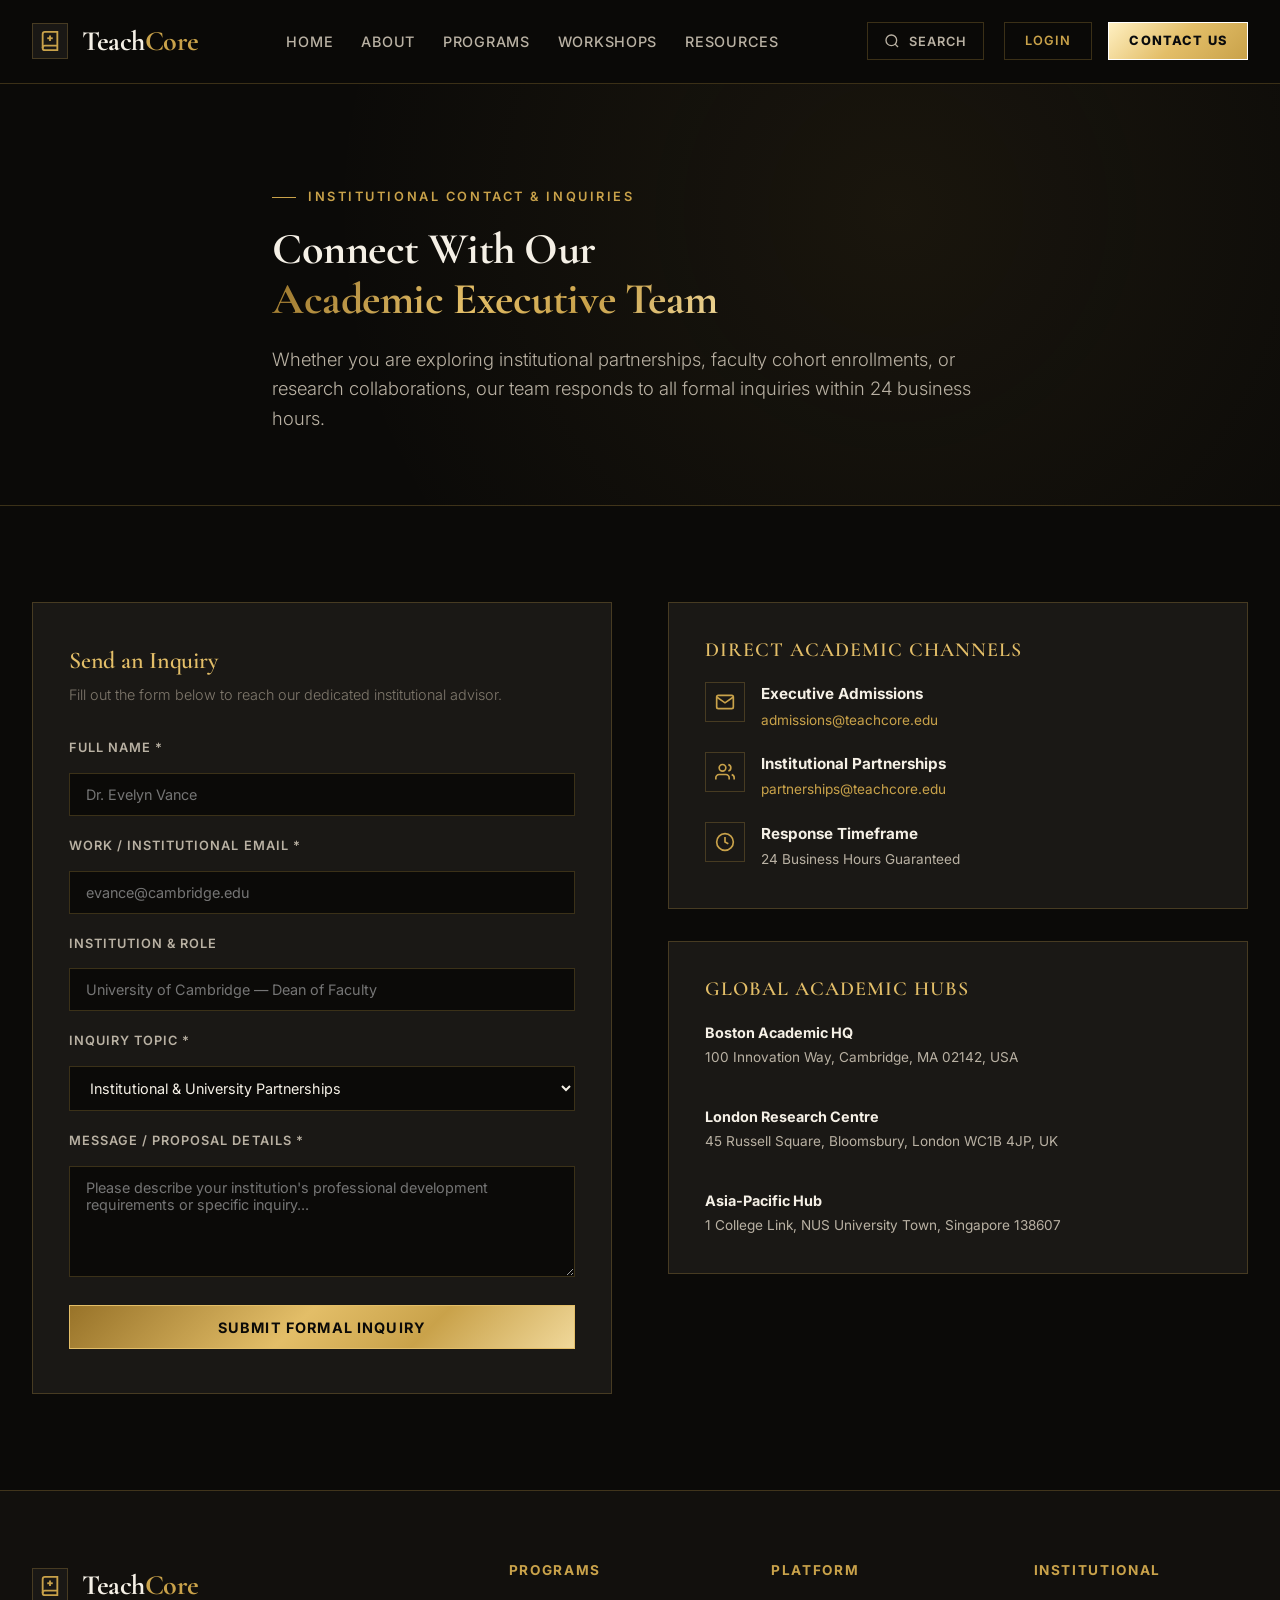
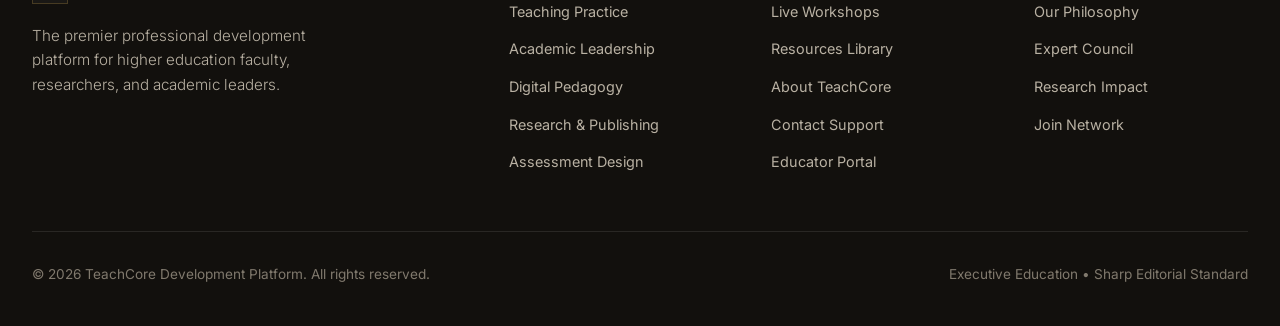
<file: contact.html>
<!DOCTYPE html>
<html lang="en">

<head>
  <meta charset="UTF-8">
  <meta name="viewport" content="width=device-width, initial-scale=1.0">
  <title>Contact TeachCore | Executive Support & Institutional Inquiries</title>
  <meta name="description"
    content="Get in touch with TeachCore executive admissions, institutional partnership coordinators, and faculty development specialists.">
  <link rel="icon" type="image/svg+xml" href="favicon.svg">
  <link rel="stylesheet" href="css/style.css">
  <link rel="stylesheet" href="css/responsive.css">
</head>

<body>

  <!-- SITE HEADER / NAVIGATION -->
  <header class="site-header">
    <div class="container nav-container">
      <a href="index.html" class="brand-logo" aria-label="TeachCore Home">
        <div class="logo-mark">
          <svg viewBox="0 0 24 24">
            <path d="M4 19.5A2.5 2.5 0 0 1 6.5 17H20"></path>
            <path d="M6.5 2H20v20H6.5A2.5 2.5 0 0 1 4 19.5v-15A2.5 2.5 0 0 1 6.5 2z"></path>
            <path d="M12 6v6"></path>
            <path d="M9 9h6"></path>
          </svg>
        </div>
        <span class="brand-text">Teach<span class="core">Core</span></span>
      </a>

      <nav class="desktop-nav" aria-label="Main Navigation">
        <ul class="nav-menu">
          <li><a href="index.html" class="nav-link">Home</a></li>
          <li><a href="about.html" class="nav-link">About</a></li>
          <li><a href="programs.html" class="nav-link">Programs</a></li>
          <li><a href="workshops.html" class="nav-link">Workshops</a></li>
          <li><a href="resources.html" class="nav-link">Resources</a></li>
        </ul>
      </nav>

      <div class="nav-actions">
        <button class="search-trigger" aria-label="Search site">
          <svg width="16" height="16" viewBox="0 0 24 24" fill="none" stroke="currentColor" stroke-width="2">
            <circle cx="11" cy="11" r="8"></circle>
            <line x1="21" y1="21" x2="16.65" y2="16.65"></line>
          </svg>
          <span>Search</span>
        </button>
        <div class="auth-state-container">
          <a href="login.html" class="btn btn-outline nav-auth-link" style="height: 38px; padding: 0 1.25rem; font-size: 0.8rem;">Login</a>
          <a href="contact.html" class="nav-contact-btn active">Contact Us</a>
        </div>
        <button class="hamburger-btn" aria-label="Toggle navigation menu" aria-expanded="false">
          <span class="hamburger-line line-1"></span>
          <span class="hamburger-line line-2"></span>
          <span class="hamburger-line line-3"></span>
        </button>
      </div>
    </div>
  </header>

  <!-- MOBILE NAVIGATION DRAWER -->
  <div class="mobile-nav-overlay" aria-hidden="true">
    <ul class="mobile-nav-links">
      <li><a href="index.html" class="mobile-nav-link">Home</a></li>
      <li><a href="about.html" class="mobile-nav-link">About</a></li>
      <li><a href="programs.html" class="mobile-nav-link">Programs</a></li>
      <li><a href="workshops.html" class="mobile-nav-link">Workshops</a></li>
      <li><a href="resources.html" class="mobile-nav-link">Resources</a></li>
    </ul>
    <div class="mobile-nav-actions">
      <a href="login.html" class="btn btn-secondary" style="width: 100%;">Educator Login</a>
      <a href="contact.html" class="nav-contact-btn active" style="width: 100%;">Contact Us</a>
    </div>
  </div>

  <main>
    <!-- HERO SECTION -->
    <section class="hero-section"
      style="background: radial-gradient(circle at 70% 30%, rgba(201, 162, 74, 0.08) 0%, transparent 60%), var(--bg-black); padding: 6rem 0 4.5rem 0; border-bottom: 1px solid var(--border-gold); position: relative;">
      <div class="container text-center" style="max-width: 800px; margin: 0 auto;">
        <span class="section-tag">Institutional Contact & Inquiries</span>
        <h1 style="margin-bottom: 1.25rem; font-size: 2.75rem; line-height: 1.15;">
          Connect With Our <br><span class="text-gold-gradient">Academic Executive Team</span>
        </h1>
        <p style="font-size: 1.15rem; color: var(--text-secondary); font-weight: 300; margin-bottom: 0;">
          Whether you are exploring institutional partnerships, faculty cohort enrollments, or research collaborations, our team responds to all formal inquiries within 24 business hours.
        </p>
      </div>
    </section>

    <!-- MAIN CONTACT GRID SECTION -->
    <section class="section-padding" style="background: var(--bg-black);">
      <div class="container">
        <div class="grid grid-2" style="gap: 3.5rem; align-items: start;">
          
          <!-- LEFT COLUMN: CONTACT FORM -->
          <div style="background: var(--bg-graphite); border: 1px solid var(--border-gold); padding: 2.75rem 2.25rem; position: relative;">
            <h2 style="font-size: 1.5rem; color: var(--gold-bright); margin-bottom: 0.5rem;">Send an Inquiry</h2>
            <p style="font-size: 0.9rem; color: var(--text-muted); margin-bottom: 2rem;">
              Fill out the form below to reach our dedicated institutional advisor.
            </p>

            <form id="contact-inquiry-form" onsubmit="event.preventDefault(); if(window.showToast) window.showToast('Thank you! Your inquiry has been sent to our executive team.', 'success'); this.reset();">
              <div class="form-group" style="margin-bottom: 1.25rem;">
                <label for="contact-name" style="display: block; font-size: 0.8rem; text-transform: uppercase; letter-spacing: 0.08em; color: var(--text-secondary); margin-bottom: 0.4rem; font-weight: 600;">Full Name *</label>
                <input type="text" id="contact-name" required placeholder="Dr. Evelyn Vance" style="width: 100%; background: var(--bg-black); border: 1px solid var(--border-gold); color: var(--text-primary); padding: 0.75rem 1rem; font-family: var(--font-sans); font-size: 0.9rem;">
              </div>

              <div class="form-group" style="margin-bottom: 1.25rem;">
                <label for="contact-email" style="display: block; font-size: 0.8rem; text-transform: uppercase; letter-spacing: 0.08em; color: var(--text-secondary); margin-bottom: 0.4rem; font-weight: 600;">Work / Institutional Email *</label>
                <input type="email" id="contact-email" required placeholder="evance@cambridge.edu" style="width: 100%; background: var(--bg-black); border: 1px solid var(--border-gold); color: var(--text-primary); padding: 0.75rem 1rem; font-family: var(--font-sans); font-size: 0.9rem;">
              </div>

              <div class="form-group" style="margin-bottom: 1.25rem;">
                <label for="contact-institution" style="display: block; font-size: 0.8rem; text-transform: uppercase; letter-spacing: 0.08em; color: var(--text-secondary); margin-bottom: 0.4rem; font-weight: 600;">Institution & Role</label>
                <input type="text" id="contact-institution" placeholder="University of Cambridge — Dean of Faculty" style="width: 100%; background: var(--bg-black); border: 1px solid var(--border-gold); color: var(--text-primary); padding: 0.75rem 1rem; font-family: var(--font-sans); font-size: 0.9rem;">
              </div>

              <div class="form-group" style="margin-bottom: 1.25rem;">
                <label for="contact-subject" style="display: block; font-size: 0.8rem; text-transform: uppercase; letter-spacing: 0.08em; color: var(--text-secondary); margin-bottom: 0.4rem; font-weight: 600;">Inquiry Topic *</label>
                <select id="contact-subject" required style="width: 100%; background: var(--bg-black); border: 1px solid var(--border-gold); color: var(--text-primary); padding: 0.75rem 1rem; font-family: var(--font-sans); font-size: 0.9rem;">
                  <option value="partnership">Institutional & University Partnerships</option>
                  <option value="enrollment">Faculty Cohort Development Programs</option>
                  <option value="research">Research Publishing & Peer Review Support</option>
                  <option value="press">Press, Media & Academic Keynotes</option>
                  <option value="general">General Advisory Question</option>
                </select>
              </div>

              <div class="form-group" style="margin-bottom: 1.75rem;">
                <label for="contact-message" style="display: block; font-size: 0.8rem; text-transform: uppercase; letter-spacing: 0.08em; color: var(--text-secondary); margin-bottom: 0.4rem; font-weight: 600;">Message / Proposal Details *</label>
                <textarea id="contact-message" required rows="5" placeholder="Please describe your institution's professional development requirements or specific inquiry..." style="width: 100%; background: var(--bg-black); border: 1px solid var(--border-gold); color: var(--text-primary); padding: 0.75rem 1rem; font-family: var(--font-sans); font-size: 0.9rem; resize: vertical;"></textarea>
              </div>

              <button type="submit" class="btn btn-primary" style="width: 100%; height: 44px;">
                Submit Formal Inquiry
              </button>
            </form>
          </div>

          <!-- RIGHT COLUMN: DIRECT CHANNELS & GLOBAL HQS -->
          <div style="display: flex; flex-direction: column; gap: 2rem;">
            
            <!-- DIRECT CHANNELS CARD -->
            <div style="background: var(--bg-graphite); border: 1px solid var(--border-gold); padding: 2.25rem;">
              <h3 style="font-size: 1.25rem; color: var(--gold-bright); margin-bottom: 1.25rem; text-transform: uppercase; letter-spacing: 0.05em;">Direct Academic Channels</h3>
              
              <div style="display: flex; flex-direction: column; gap: 1.25rem;">
                <div style="display: flex; gap: 1rem; align-items: start;">
                  <div style="width: 40px; height: 40px; border: 1px solid var(--border-gold); display: flex; align-items: center; justify-content: center; flex-shrink: 0; color: var(--gold);">
                    <svg width="20" height="20" viewBox="0 0 24 24" fill="none" stroke="currentColor" stroke-width="2"><path d="M4 4h16c1.1 0 2 .9 2 2v12c0 1.1-.9 2-2 2H4c-1.1 0-2-.9-2-2V6c0-1.1.9-2 2-2z"></path><polyline points="22,6 12,13 2,6"></polyline></svg>
                  </div>
                  <div>
                    <strong style="display: block; font-size: 0.95rem; color: var(--text-primary);">Executive Admissions</strong>
                    <a href="mailto:admissions@teachcore.edu" style="font-size: 0.85rem; color: var(--gold); text-decoration: none;">admissions@teachcore.edu</a>
                  </div>
                </div>

                <div style="display: flex; gap: 1rem; align-items: start;">
                  <div style="width: 40px; height: 40px; border: 1px solid var(--border-gold); display: flex; align-items: center; justify-content: center; flex-shrink: 0; color: var(--gold);">
                    <svg width="20" height="20" viewBox="0 0 24 24" fill="none" stroke="currentColor" stroke-width="2"><path d="M17 21v-2a4 4 0 0 0-4-4H5a4 4 0 0 0-4 4v2"></path><circle cx="9" cy="7" r="4"></circle><path d="M23 21v-2a4 4 0 0 0-3-3.87"></path><path d="M16 3.13a4 4 0 0 1 0 7.75"></path></svg>
                  </div>
                  <div>
                    <strong style="display: block; font-size: 0.95rem; color: var(--text-primary);">Institutional Partnerships</strong>
                    <a href="mailto:partnerships@teachcore.edu" style="font-size: 0.85rem; color: var(--gold); text-decoration: none;">partnerships@teachcore.edu</a>
                  </div>
                </div>

                <div style="display: flex; gap: 1rem; align-items: start;">
                  <div style="width: 40px; height: 40px; border: 1px solid var(--border-gold); display: flex; align-items: center; justify-content: center; flex-shrink: 0; color: var(--gold);">
                    <svg width="20" height="20" viewBox="0 0 24 24" fill="none" stroke="currentColor" stroke-width="2"><circle cx="12" cy="12" r="10"></circle><polyline points="12 6 12 12 16 14"></polyline></svg>
                  </div>
                  <div>
                    <strong style="display: block; font-size: 0.95rem; color: var(--text-primary);">Response Timeframe</strong>
                    <span style="font-size: 0.85rem; color: var(--text-secondary);">24 Business Hours Guaranteed</span>
                  </div>
                </div>
              </div>
            </div>

            <!-- GLOBAL ACADEMIC LOCATIONS -->
            <div style="background: var(--bg-graphite); border: 1px solid var(--border-gold); padding: 2.25rem;">
              <h3 style="font-size: 1.25rem; color: var(--gold-bright); margin-bottom: 1.25rem; text-transform: uppercase; letter-spacing: 0.05em;">Global Academic Hubs</h3>
              
              <div style="display: flex; flex-direction: column; gap: 1.25rem; font-size: 0.85rem; color: var(--text-secondary);">
                <div>
                  <strong style="color: var(--text-primary); display: block; font-size: 0.9rem; margin-bottom: 0.2rem;">Boston Academic HQ</strong>
                  100 Innovation Way, Cambridge, MA 02142, USA
                </div>
                <div style="border-top: 1px dashed var(--border-gold-light); padding-top: 1rem;">
                  <strong style="color: var(--text-primary); display: block; font-size: 0.9rem; margin-bottom: 0.2rem;">London Research Centre</strong>
                  45 Russell Square, Bloomsbury, London WC1B 4JP, UK
                </div>
                <div style="border-top: 1px dashed var(--border-gold-light); padding-top: 1rem;">
                  <strong style="color: var(--text-primary); display: block; font-size: 0.9rem; margin-bottom: 0.2rem;">Asia-Pacific Hub</strong>
                  1 College Link, NUS University Town, Singapore 138607
                </div>
              </div>
            </div>

          </div>

        </div>
      </div>
    </section>
  </main>

  <!-- FOOTER -->
  <footer class="site-footer">
    <div class="container">
      <div class="footer-top">
        <div class="footer-brand">
          <a href="index.html" class="brand-logo">
            <div class="logo-mark">
              <svg viewBox="0 0 24 24">
                <path d="M4 19.5A2.5 2.5 0 0 1 6.5 17H20"></path>
                <path d="M6.5 2H20v20H6.5A2.5 2.5 0 0 1 4 19.5v-15A2.5 2.5 0 0 1 6.5 2z"></path>
                <path d="M12 6v6"></path>
                <path d="M9 9h6"></path>
              </svg>
            </div>
            <span class="brand-text">Teach<span class="core">Core</span></span>
          </a>
          <p>The premier professional development platform for higher education faculty, researchers, and academic
            leaders.</p>
        </div>

        <div>
          <h4 class="footer-heading">Programs</h4>
          <ul class="footer-links">
            <li><a href="programs.html">Teaching Practice</a></li>
            <li><a href="programs.html">Academic Leadership</a></li>
            <li><a href="programs.html">Digital Pedagogy</a></li>
            <li><a href="programs.html">Research & Publishing</a></li>
            <li><a href="programs.html">Assessment Design</a></li>
          </ul>
        </div>

        <div>
          <h4 class="footer-heading">Platform</h4>
          <ul class="footer-links">
            <li><a href="workshops.html">Live Workshops</a></li>
            <li><a href="resources.html">Resources Library</a></li>
            <li><a href="about.html">About TeachCore</a></li>
            <li><a href="contact.html">Contact Support</a></li>
            <li><a href="login.html">Educator Portal</a></li>
          </ul>
        </div>

        <div>
          <h4 class="footer-heading">Institutional</h4>
          <ul class="footer-links">
            <li><a href="about.html">Our Philosophy</a></li>
            <li><a href="about.html">Expert Council</a></li>
            <li><a href="about.html">Research Impact</a></li>
            <li><a href="signup.html">Join Network</a></li>
          </ul>
        </div>
      </div>

      <div class="footer-bottom">
        <span>&copy; 2026 TeachCore Development Platform. All rights reserved.</span>
        <span>Executive Education &bull; Sharp Editorial Standard</span>
      </div>
    </div>
  </footer>

  <script src="js/navigation.js"></script>
  <script src="js/auth.js"></script>
  <script src="js/main.js"></script>
</body>

</html>
</file>
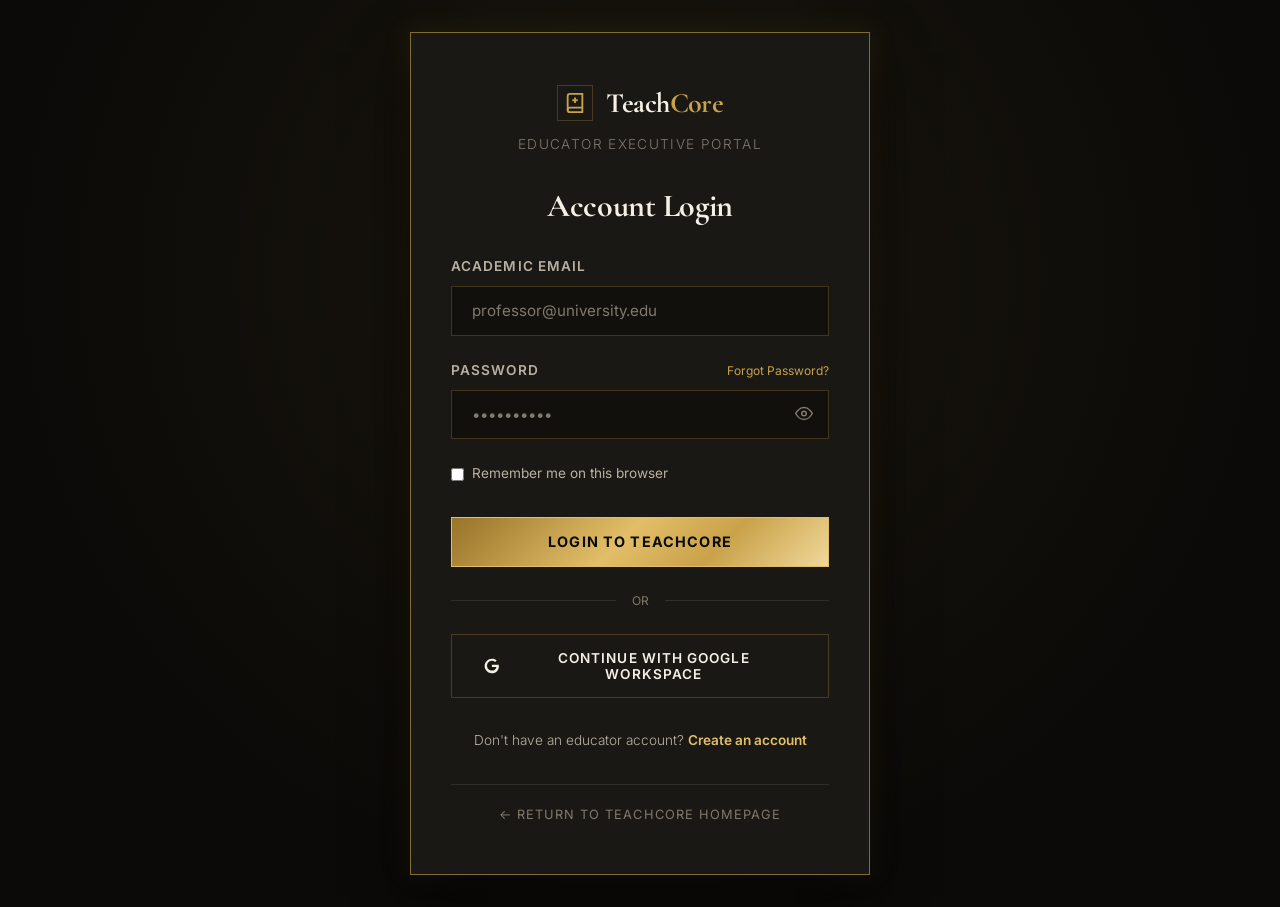
<file: login.html>
<!DOCTYPE html>
<html lang="en">

<head>
  <meta charset="UTF-8">
  <meta name="viewport" content="width=device-width, initial-scale=1.0">
  <title>Educator Login | TeachCore Executive Portal</title>
  <meta name="description"
    content="Log in to your TeachCore educator account to access your enrolled programs, workshop certificates, and institutional research library.">
  <link rel="icon" type="image/svg+xml" href="favicon.svg">
  <link rel="stylesheet" href="css/style.css">
  <link rel="stylesheet" href="css/responsive.css">
</head>

<body
  style="background: radial-gradient(circle at 50% 30%, rgba(201, 162, 74, 0.08) 0%, transparent 70%), var(--bg-black); display: flex; align-items: center; justify-content: center; min-height: 100vh; padding: 2rem 1rem;">

  <!-- STANDALONE AUTH CONTAINER (NO HEADER, NO FOOTER, NO MAIN NAV) -->
  <main style="width: 100%; max-width: 460px;">
    <div
      style="background: var(--bg-graphite); border: 1px solid var(--border-gold-strong); padding: 3rem 2.5rem; box-shadow: 0 20px 50px rgba(0, 0, 0, 0.8), 0 0 25px rgba(201, 162, 74, 0.15); position: relative;">

      <!-- BRAND LOGO -->
      <div style="text-align: center; margin-bottom: 2rem;">
        <a href="index.html" class="brand-logo" style="justify-content: center; margin-bottom: 0.5rem;">
          <div class="logo-mark">
            <svg viewBox="0 0 24 24">
              <path d="M4 19.5A2.5 2.5 0 0 1 6.5 17H20"></path>
              <path d="M6.5 2H20v20H6.5A2.5 2.5 0 0 1 4 19.5v-15A2.5 2.5 0 0 1 6.5 2z"></path>
              <path d="M12 6v6"></path>
              <path d="M9 9h6"></path>
            </svg>
          </div>
          <span class="brand-text">Teach<span class="core">Core</span></span>
        </a>
        <p style="font-size: 0.85rem; color: var(--text-muted); text-transform: uppercase; letter-spacing: 0.1em;">
          Educator Executive Portal</p>
      </div>

      <h1 style="font-size: 2rem; text-align: center; margin-bottom: 2rem;">Account Login</h1>

      <!-- LOGIN FORM -->
      <form id="login-form">
        <div class="form-group">
          <label class="form-label" for="email">Academic Email</label>
          <input type="email" id="email" class="form-control" required placeholder="professor@university.edu">
        </div>

        <div class="form-group">
          <div style="display: flex; justify-content: space-between; align-items: center;">
            <label class="form-label" for="password">Password</label>
            <a href="#"
              onclick="if(window.showToast) window.showToast('Password reset link sent to your academic email.', 'info'); return false;"
              style="font-size: 0.75rem; color: var(--gold);">Forgot Password?</a>
          </div>
          <div style="position: relative;">
            <input type="password" id="password" class="form-control" required
              placeholder="&bull;&bull;&bull;&bull;&bull;&bull;&bull;&bull;&bull;&bull;">
            <button type="button" class="password-toggle-btn" aria-label="Toggle password visibility"
              style="position: absolute; right: 1rem; top: 50%; transform: translateY(-50%); background: none; border: none; color: var(--text-muted); cursor: pointer;">
              <svg width="18" height="18" viewBox="0 0 24 24" fill="none" stroke="currentColor" stroke-width="2">
                <path d="M1 12s4-8 11-8 11 8 11 8-4 8-11 8-11-8-11-8z"></path>
                <circle cx="12" cy="12" r="3"></circle>
              </svg>
            </button>
          </div>
        </div>

        <div style="display: flex; align-items: center; justify-content: space-between; margin-bottom: 2rem;">
          <label
            style="display: flex; align-items: center; gap: 0.5rem; font-size: 0.85rem; color: var(--text-secondary); cursor: pointer;">
            <input type="checkbox" id="remember-me" style="accent-color: var(--gold);">
            Remember me on this browser
          </label>
        </div>

        <button type="submit" class="btn btn-primary" style="width: 100%; margin-bottom: 1.5rem;">Login to
          TeachCore</button>

        <div style="display: flex; align-items: center; gap: 1rem; margin-bottom: 1.5rem;">
          <div style="flex: 1; height: 1px; background: var(--border-subtle);"></div>
          <span style="font-size: 0.75rem; color: var(--text-muted); text-transform: uppercase;">Or</span>
          <div style="flex: 1; height: 1px; background: var(--border-subtle);"></div>
        </div>

        <button type="button" class="btn btn-secondary"
          onclick="if(window.showToast) window.showToast('Connecting Google Workspace Single Sign-On...', 'info');"
          style="width: 100%; font-size: 0.85rem; display: flex; align-items: center; justify-content: center; gap: 0.75rem; margin-bottom: 2rem;">
          <svg width="16" height="16" viewBox="0 0 24 24" fill="currentColor">
            <path
              d="M12.24 10.285V13.4h6.887c-.58 3.407-3.418 5.618-6.887 5.618-4.162 0-7.538-3.376-7.538-7.538s3.376-7.538 7.538-7.538c1.884 0 3.593.684 4.922 1.815l2.42-2.42C17.72 1.69 15.17.8 12.24.8 6.04.8 1 5.84 1 12s5.04 11.2 11.24 11.2c6.48 0 10.77-4.56 10.77-10.97 0-.75-.08-1.46-.22-2.145H12.24z" />
          </svg>
          Continue with Google Workspace
        </button>

        <p style="text-align: center; font-size: 0.85rem; color: var(--text-secondary);">
          Don't have an educator account? <a href="signup.html"
            style="color: var(--gold-bright); font-weight: 600;">Create an account</a>
        </p>

        <div
          style="text-align: center; margin-top: 2rem; padding-top: 1rem; border-top: 1px solid var(--border-subtle);">
          <a href="index.html"
            style="font-size: 0.8rem; color: var(--text-muted); text-transform: uppercase; letter-spacing: 0.08em;">&larr;
            Return to TeachCore Homepage</a>
        </div>
      </form>
    </div>
  </main>

  <script src="js/auth.js"></script>
  <script src="js/main.js"></script>
</body>

</html>
</file>
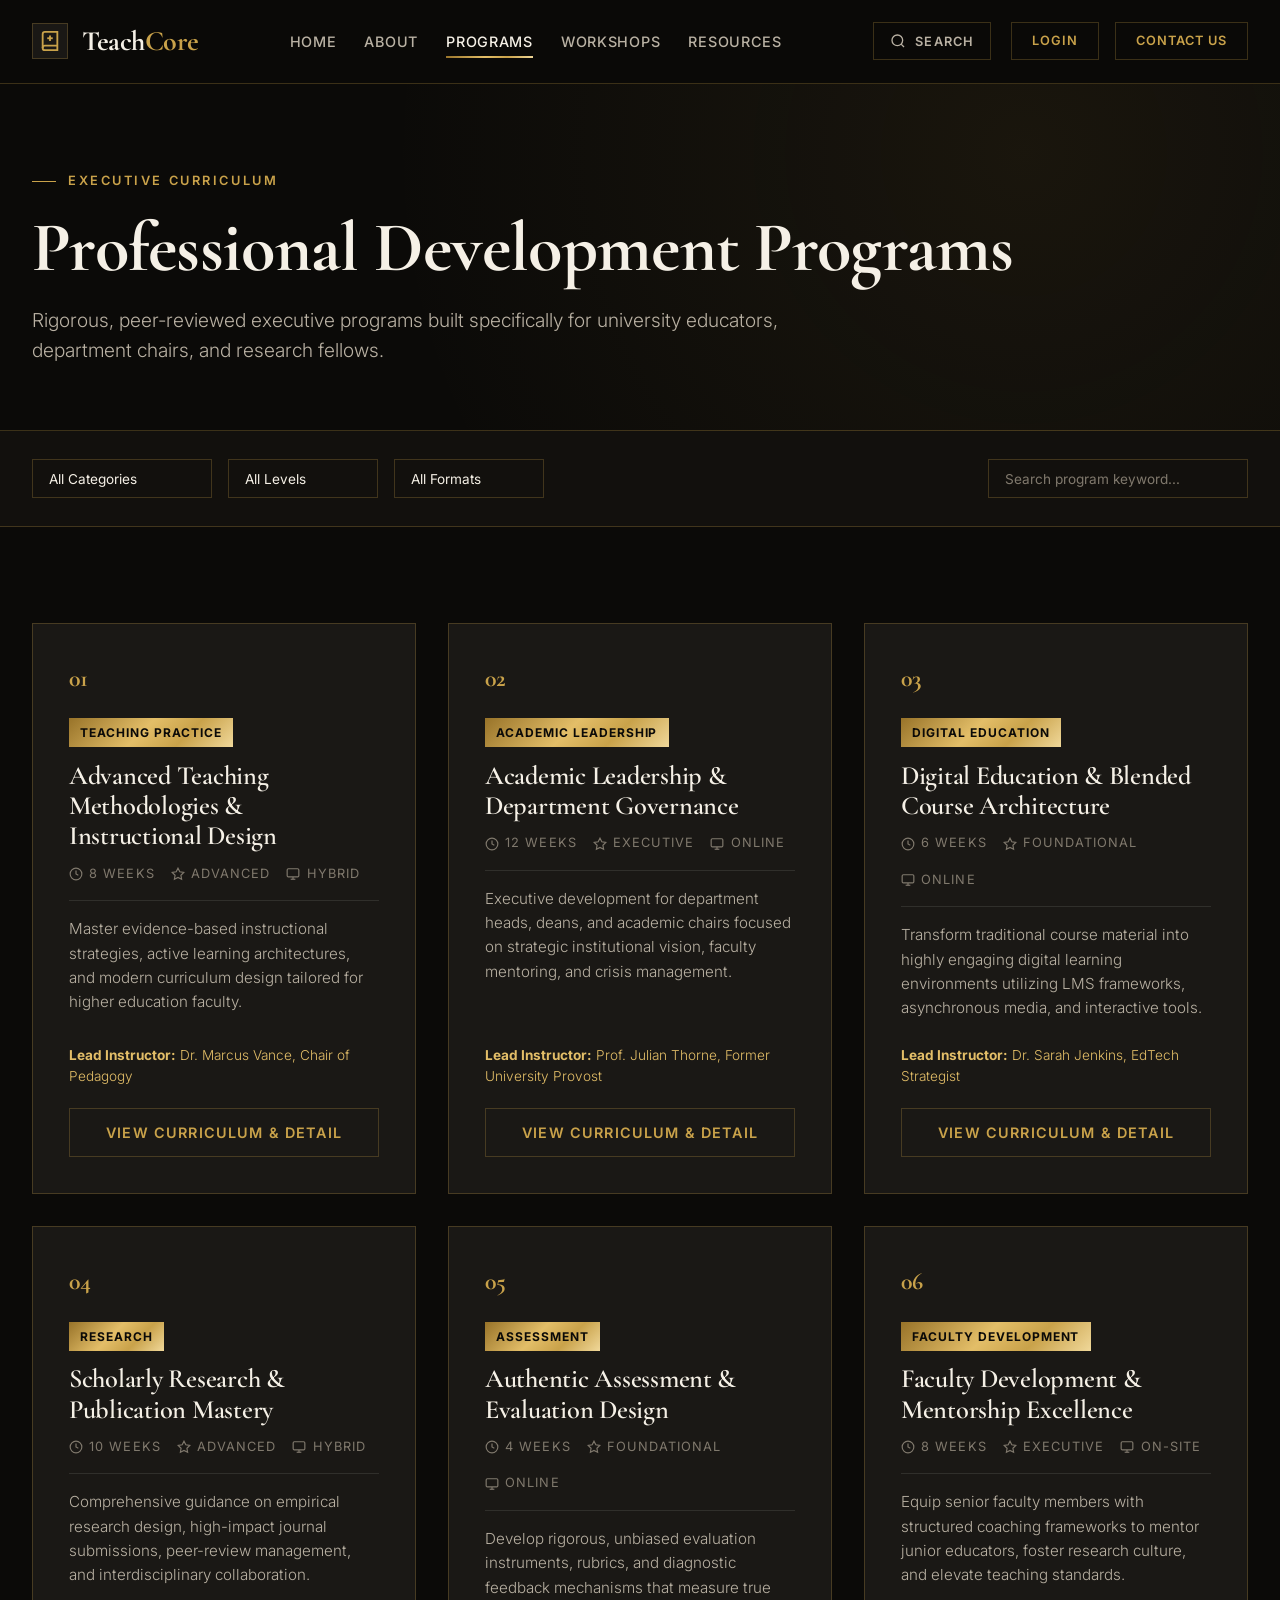
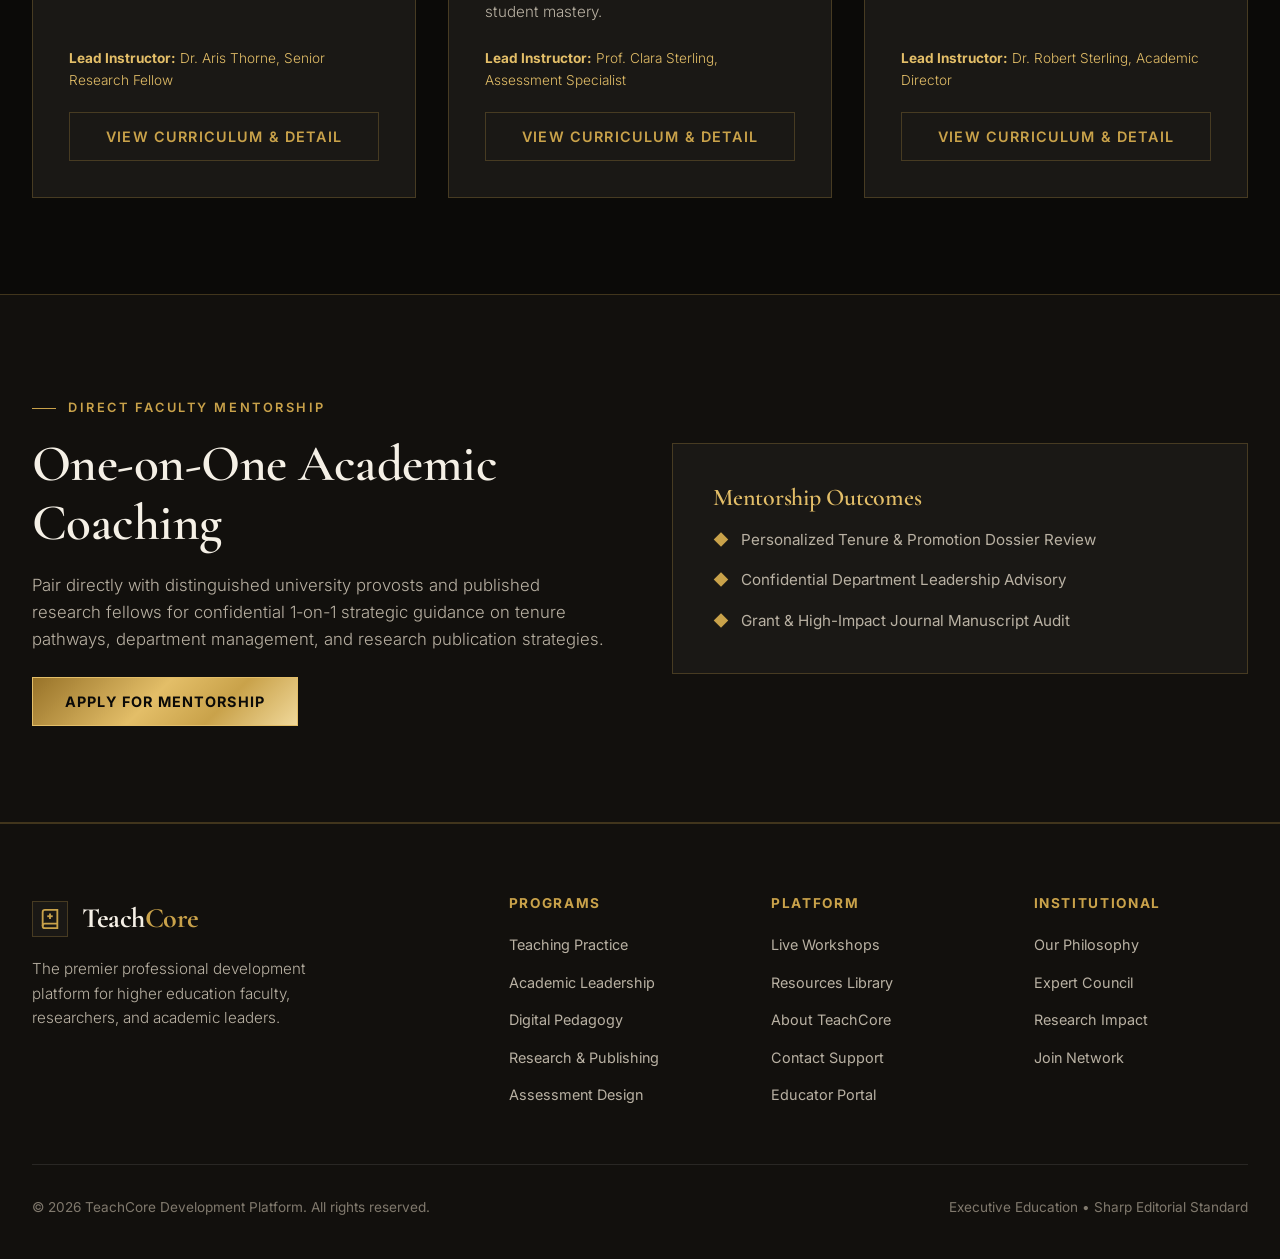
<file: programs.html>
<!DOCTYPE html>
<html lang="en">

<head>
  <meta charset="UTF-8">
  <meta name="viewport" content="width=device-width, initial-scale=1.0">
  <title>Programs | TeachCore Educator Development</title>
  <meta name="description"
    content="Explore executive professional development programs, certifications, and masterclasses designed for university faculty, researchers, and academic leaders.">
  <link rel="icon" type="image/svg+xml" href="favicon.svg">
  <link rel="stylesheet" href="css/style.css">
  <link rel="stylesheet" href="css/responsive.css">
</head>

<body>

  <!-- SITE HEADER / NAVIGATION -->
  <header class="site-header">
    <div class="container nav-container">
      <a href="index.html" class="brand-logo" aria-label="TeachCore Home">
        <div class="logo-mark">
          <svg viewBox="0 0 24 24">
            <path d="M4 19.5A2.5 2.5 0 0 1 6.5 17H20"></path>
            <path d="M6.5 2H20v20H6.5A2.5 2.5 0 0 1 4 19.5v-15A2.5 2.5 0 0 1 6.5 2z"></path>
            <path d="M12 6v6"></path>
            <path d="M9 9h6"></path>
          </svg>
        </div>
        <span class="brand-text">Teach<span class="core">Core</span></span>
      </a>

      <nav class="desktop-nav" aria-label="Main Navigation">
        <ul class="nav-menu">
          <li><a href="index.html" class="nav-link">Home</a></li>
          <li><a href="about.html" class="nav-link">About</a></li>
          <li><a href="programs.html" class="nav-link active">Programs</a></li>
          <li><a href="workshops.html" class="nav-link">Workshops</a></li>
          <li><a href="resources.html" class="nav-link">Resources</a></li>
        </ul>
      </nav>

      <div class="nav-actions">
        <button class="search-trigger" aria-label="Search site">
          <svg width="16" height="16" viewBox="0 0 24 24" fill="none" stroke="currentColor" stroke-width="2">
            <circle cx="11" cy="11" r="8"></circle>
            <line x1="21" y1="21" x2="16.65" y2="16.65"></line>
          </svg>
          <span>Search</span>
        </button>
        <div class="auth-state-container">
          <a href="login.html" class="btn btn-outline nav-auth-link" style="height: 38px; padding: 0 1.25rem; font-size: 0.8rem;">Login</a>
          <a href="contact.html" class="nav-contact-btn">Contact Us</a>
        </div>
        <button class="hamburger-btn" aria-label="Toggle navigation menu" aria-expanded="false">
          <span class="hamburger-line line-1"></span>
          <span class="hamburger-line line-2"></span>
          <span class="hamburger-line line-3"></span>
        </button>
      </div>
    </div>
  </header>

  <!-- MOBILE NAVIGATION DRAWER -->
  <div class="mobile-nav-overlay" aria-hidden="true">
    <ul class="mobile-nav-links">
      <li><a href="index.html" class="mobile-nav-link">Home</a></li>
      <li><a href="about.html" class="mobile-nav-link">About</a></li>
      <li><a href="programs.html" class="mobile-nav-link active">Programs</a></li>
      <li><a href="workshops.html" class="mobile-nav-link">Workshops</a></li>
      <li><a href="resources.html" class="mobile-nav-link">Resources</a></li>
    </ul>
    <div class="mobile-nav-actions">
      <a href="login.html" class="btn btn-secondary" style="width: 100%;">Educator Login</a>
      <a href="contact.html" class="nav-contact-btn" style="width: 100%;">Contact Us</a>
    </div>
  </div>

  <main>
    <!-- PAGE HEADER -->
    <section class="section-padding"
      style="background: radial-gradient(circle at 80% 20%, rgba(201, 162, 74, 0.08) 0%, transparent 60%), var(--bg-black); border-bottom: 1px solid var(--border-gold); padding-top: 5rem; padding-bottom: 4rem;">
      <div class="container">
        <span class="section-tag">Executive Curriculum</span>
        <h1 style="margin-bottom: 1rem;">Professional Development Programs</h1>
        <p style="font-size: 1.2rem; max-width: 750px; color: var(--text-secondary);">
          Rigorous, peer-reviewed executive programs built specifically for university educators, department chairs, and
          research fellows.
        </p>
      </div>
    </section>

    <!-- FILTER BAR & SEARCH -->
    <section style="background: var(--bg-black-soft); border-bottom: 1px solid var(--border-gold); padding: 1.75rem 0;">
      <div class="container">
        <div class="filter-bar"
          style="display: flex; gap: 1.25rem; flex-wrap: wrap; align-items: center; justify-content: space-between;">

          <div style="display: flex; gap: 1rem; flex-wrap: wrap; flex-grow: 1;">
            <div style="min-width: 180px;">
              <select id="filter-category" class="form-control" style="padding: 0.65rem 1rem; font-size: 0.85rem;">
                <option value="all">All Categories</option>
                <option value="Teaching Practice">Teaching Practice</option>
                <option value="Faculty Development">Faculty Development</option>
                <option value="Academic Leadership">Academic Leadership</option>
                <option value="Digital Education">Digital Education</option>
                <option value="Research">Research</option>
                <option value="Assessment">Assessment</option>
              </select>
            </div>

            <div style="min-width: 150px;">
              <select id="filter-level" class="form-control" style="padding: 0.65rem 1rem; font-size: 0.85rem;">
                <option value="all">All Levels</option>
                <option value="Foundational">Foundational</option>
                <option value="Advanced">Advanced</option>
                <option value="Executive">Executive</option>
              </select>
            </div>

            <div style="min-width: 150px;">
              <select id="filter-format" class="form-control" style="padding: 0.65rem 1rem; font-size: 0.85rem;">
                <option value="all">All Formats</option>
                <option value="Online">Online</option>
                <option value="Hybrid">Hybrid</option>
                <option value="On-Site">On-Site</option>
              </select>
            </div>
          </div>

          <div style="min-width: 260px;">
            <input type="text" id="filter-search" class="form-control" placeholder="Search program keyword..."
              style="padding: 0.65rem 1rem; font-size: 0.85rem;">
          </div>

        </div>
      </div>
    </section>

    <!-- PROGRAM GRID CONTAINER -->
    <section class="section-padding" style="background: var(--bg-black);">
      <div class="container">
        <div id="programs-grid" class="grid grid-3">
          <!-- Dynamic Content rendered by js/programs.js -->
        </div>
      </div>
    </section>

    <!-- MENTORSHIP & FACULTY COACHING BANNER -->
    <section id="mentorship" class="section-padding"
      style="background: var(--bg-black-soft); border-top: 1px solid var(--border-gold); border-bottom: 1px solid var(--border-gold);">
      <div class="container grid grid-2" style="align-items: center; gap: 4rem;">
        <div>
          <span class="section-tag">Direct Faculty Mentorship</span>
          <h2 style="margin-bottom: 1.25rem;">One-on-One Academic Coaching</h2>
          <p style="font-size: 1.05rem; margin-bottom: 1.5rem; color: var(--text-secondary);">
            Pair directly with distinguished university provosts and published research fellows for confidential 1-on-1
            strategic guidance on tenure pathways, department management, and research publication strategies.
          </p>
          <button type="button" class="btn btn-primary"
            onclick="if(window.showToast) window.showToast('Mentorship application form opened.', 'info'); openProgramModal('p6');">Apply
            for Mentorship</button>
        </div>

        <div
          style="background: var(--bg-graphite); border: 1px solid var(--border-gold); padding: 2.5rem; position: relative;">
          <h3 style="font-size: 1.5rem; color: var(--gold-bright); margin-bottom: 1rem;">Mentorship Outcomes</h3>
          <ul
            style="list-style: none; display: flex; flex-direction: column; gap: 1rem; color: var(--text-secondary); font-size: 0.95rem;">
            <li style="display: flex; gap: 0.75rem;"><span style="color: var(--gold);">&#9670;</span> Personalized
              Tenure & Promotion Dossier Review</li>
            <li style="display: flex; gap: 0.75rem;"><span style="color: var(--gold);">&#9670;</span> Confidential
              Department Leadership Advisory</li>
            <li style="display: flex; gap: 0.75rem;"><span style="color: var(--gold);">&#9670;</span> Grant &
              High-Impact Journal Manuscript Audit</li>
          </ul>
        </div>
      </div>
    </section>

  </main>

  <!-- FOOTER -->
  <footer class="site-footer">
    <div class="container">
      <div class="footer-top">
        <div class="footer-brand">
          <a href="index.html" class="brand-logo">
            <div class="logo-mark">
              <svg viewBox="0 0 24 24">
                <path d="M4 19.5A2.5 2.5 0 0 1 6.5 17H20"></path>
                <path d="M6.5 2H20v20H6.5A2.5 2.5 0 0 1 4 19.5v-15A2.5 2.5 0 0 1 6.5 2z"></path>
                <path d="M12 6v6"></path>
                <path d="M9 9h6"></path>
              </svg>
            </div>
            <span class="brand-text">Teach<span class="core">Core</span></span>
          </a>
          <p>The premier professional development platform for higher education faculty, researchers, and academic
            leaders.</p>
        </div>

        <div>
          <h4 class="footer-heading">Programs</h4>
          <ul class="footer-links">
            <li><a href="programs.html">Teaching Practice</a></li>
            <li><a href="programs.html">Academic Leadership</a></li>
            <li><a href="programs.html">Digital Pedagogy</a></li>
            <li><a href="programs.html">Research & Publishing</a></li>
            <li><a href="programs.html">Assessment Design</a></li>
          </ul>
        </div>

        <div>
          <h4 class="footer-heading">Platform</h4>
          <ul class="footer-links">
            <li><a href="workshops.html">Live Workshops</a></li>
            <li><a href="resources.html">Resources Library</a></li>
            <li><a href="about.html">About TeachCore</a></li>
            <li><a href="contact.html">Contact Support</a></li>
            <li><a href="login.html">Educator Portal</a></li>
          </ul>
        </div>

        <div>
          <h4 class="footer-heading">Institutional</h4>
          <ul class="footer-links">
            <li><a href="about.html">Our Philosophy</a></li>
            <li><a href="about.html">Expert Council</a></li>
            <li><a href="about.html">Research Impact</a></li>
            <li><a href="signup.html">Join Network</a></li>
          </ul>
        </div>
      </div>

      <div class="footer-bottom">
        <span>&copy; 2026 TeachCore Development Platform. All rights reserved.</span>
        <span>Executive Education &bull; Sharp Editorial Standard</span>
      </div>
    </div>
  </footer>

  <script src="js/navigation.js"></script>
  <script src="js/auth.js"></script>
  <script src="js/main.js"></script>
  <script src="js/programs.js"></script>
</body>

</html>
</file>
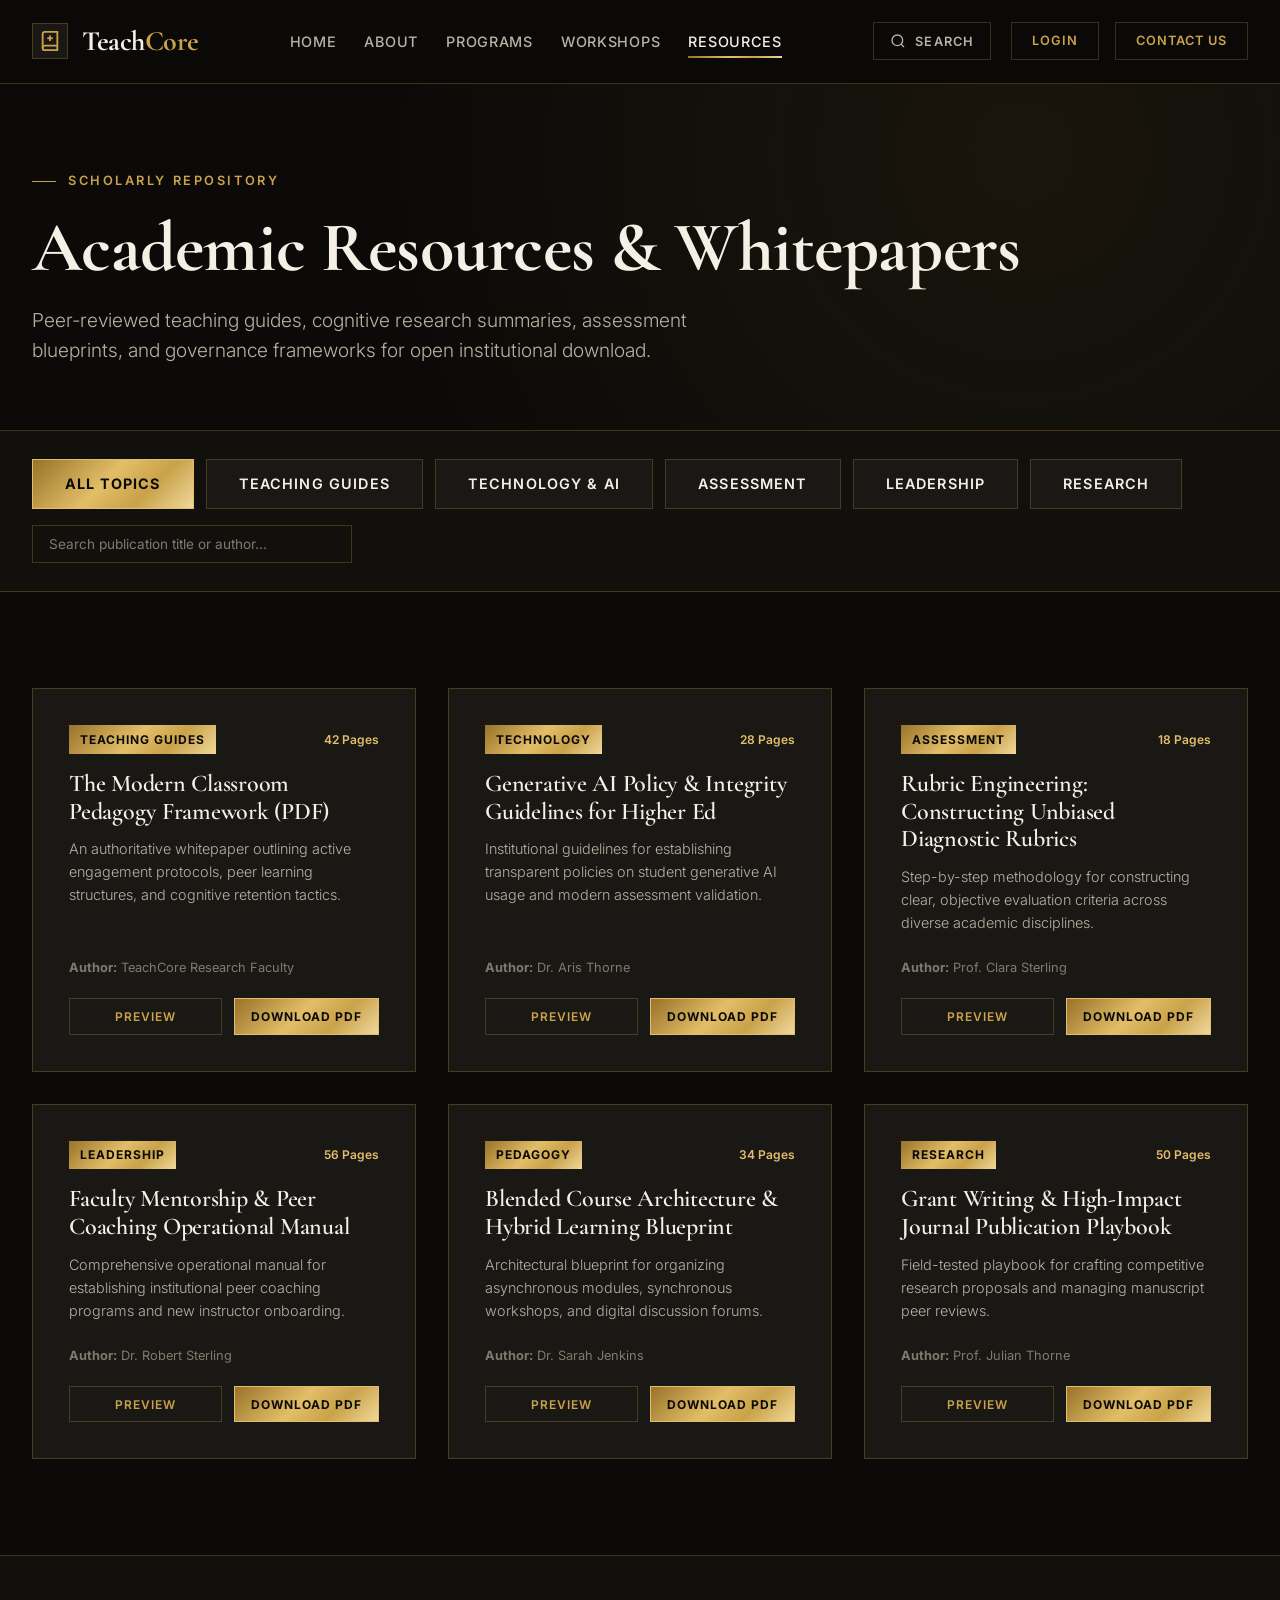
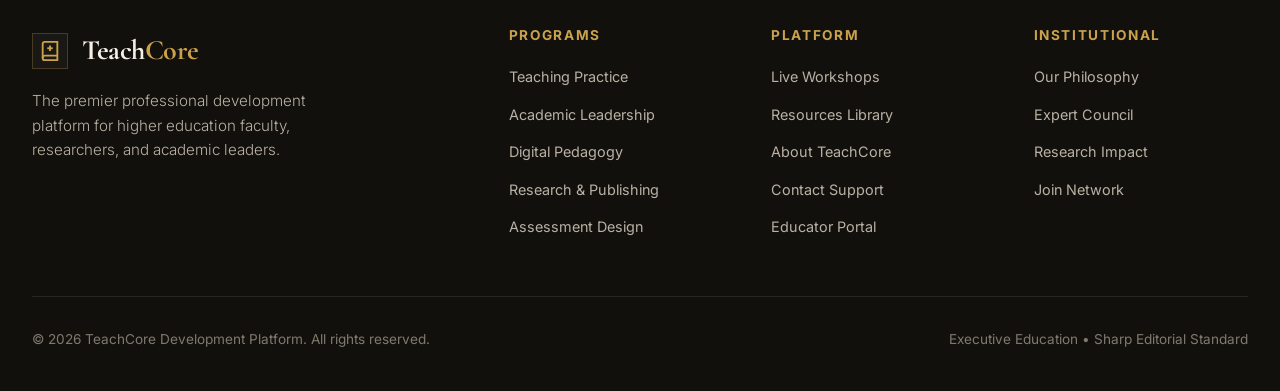
<file: resources.html>
<!DOCTYPE html>
<html lang="en">
<head>
  <meta charset="UTF-8">
  <meta name="viewport" content="width=device-width, initial-scale=1.0">
  <title>Resources Library | TeachCore Academic Publications</title>
  <meta name="description" content="Access peer-reviewed teaching guides, cognitive research papers, assessment rubrics, and academic whitepapers curated by TeachCore.">
  <link rel="icon" type="image/svg+xml" href="favicon.svg">
  <link rel="stylesheet" href="css/style.css">
  <link rel="stylesheet" href="css/responsive.css">
</head>
<body>

  <!-- SITE HEADER / NAVIGATION -->
  <header class="site-header">
    <div class="container nav-container">
      <a href="index.html" class="brand-logo" aria-label="TeachCore Home">
        <div class="logo-mark">
          <svg viewBox="0 0 24 24"><path d="M4 19.5A2.5 2.5 0 0 1 6.5 17H20"></path><path d="M6.5 2H20v20H6.5A2.5 2.5 0 0 1 4 19.5v-15A2.5 2.5 0 0 1 6.5 2z"></path><path d="M12 6v6"></path><path d="M9 9h6"></path></svg>
        </div>
        <span class="brand-text">Teach<span class="core">Core</span></span>
      </a>

      <nav class="desktop-nav" aria-label="Main Navigation">
        <ul class="nav-menu">
          <li><a href="index.html" class="nav-link">Home</a></li>
          <li><a href="about.html" class="nav-link">About</a></li>
          <li><a href="programs.html" class="nav-link">Programs</a></li>
          <li><a href="workshops.html" class="nav-link">Workshops</a></li>
          <li><a href="resources.html" class="nav-link active">Resources</a></li>
        </ul>
      </nav>

      <div class="nav-actions">
        <button class="search-trigger" aria-label="Search site">
          <svg width="16" height="16" viewBox="0 0 24 24" fill="none" stroke="currentColor" stroke-width="2"><circle cx="11" cy="11" r="8"></circle><line x1="21" y1="21" x2="16.65" y2="16.65"></line></svg>
          <span>Search</span>
        </button>
        <div class="auth-state-container">
          <a href="login.html" class="btn btn-outline nav-auth-link" style="height: 38px; padding: 0 1.25rem; font-size: 0.8rem;">Login</a>
          <a href="contact.html" class="nav-contact-btn">Contact Us</a>
        </div>
        <button class="hamburger-btn" aria-label="Toggle navigation menu" aria-expanded="false">
          <span class="hamburger-line line-1"></span>
          <span class="hamburger-line line-2"></span>
          <span class="hamburger-line line-3"></span>
        </button>
      </div>
    </div>
  </header>

  <!-- MOBILE NAVIGATION DRAWER -->
  <div class="mobile-nav-overlay" aria-hidden="true">
    <ul class="mobile-nav-links">
      <li><a href="index.html" class="mobile-nav-link">Home</a></li>
      <li><a href="about.html" class="mobile-nav-link">About</a></li>
      <li><a href="programs.html" class="mobile-nav-link">Programs</a></li>
      <li><a href="workshops.html" class="mobile-nav-link">Workshops</a></li>
      <li><a href="resources.html" class="mobile-nav-link active">Resources</a></li>
    </ul>
    <div class="mobile-nav-actions">
      <a href="login.html" class="btn btn-secondary" style="width: 100%;">Educator Login</a>
      <a href="contact.html" class="nav-contact-btn" style="width: 100%;">Contact Us</a>
    </div>
  </div>

  <main>
    <!-- PAGE HEADER -->
    <section class="section-padding" style="background: radial-gradient(circle at 80% 20%, rgba(201, 162, 74, 0.08) 0%, transparent 60%), var(--bg-black); border-bottom: 1px solid var(--border-gold); padding-top: 5rem; padding-bottom: 4rem;">
      <div class="container">
        <span class="section-tag">Scholarly Repository</span>
        <h1 style="margin-bottom: 1rem;">Academic Resources & Whitepapers</h1>
        <p style="font-size: 1.2rem; max-width: 750px; color: var(--text-secondary);">
          Peer-reviewed teaching guides, cognitive research summaries, assessment blueprints, and governance frameworks for open institutional download.
        </p>
      </div>
    </section>

    <!-- FILTER & SEARCH BAR -->
    <section style="background: var(--bg-black-soft); border-bottom: 1px solid var(--border-gold); padding: 1.75rem 0;">
      <div class="container" style="display: flex; flex-direction: column; gap: 1.5rem;">
        
        <div style="display: flex; justify-content: space-between; align-items: center; flex-wrap: wrap; gap: 1rem;">
          <div style="display: flex; gap: 0.75rem; flex-wrap: wrap;">
            <button type="button" class="btn btn-primary" data-res-category="all">All Topics</button>
            <button type="button" class="btn btn-secondary" data-res-category="Teaching Guides">Teaching Guides</button>
            <button type="button" class="btn btn-secondary" data-res-category="Technology">Technology & AI</button>
            <button type="button" class="btn btn-secondary" data-res-category="Assessment">Assessment</button>
            <button type="button" class="btn btn-secondary" data-res-category="Leadership">Leadership</button>
            <button type="button" class="btn btn-secondary" data-res-category="Research">Research</button>
          </div>

          <div style="width: 100%; max-width: 320px;">
            <input type="text" id="resource-search" class="form-control" placeholder="Search publication title or author..." style="padding: 0.65rem 1rem; font-size: 0.85rem;">
          </div>
        </div>

      </div>
    </section>

    <!-- RESOURCES GRID -->
    <section class="section-padding" style="background: var(--bg-black);">
      <div class="container">
        <div id="resources-grid" class="grid grid-3">
          <!-- Dynamically rendered by js/resources.js -->
        </div>
      </div>
    </section>
  </main>

  <!-- FOOTER -->
  <footer class="site-footer">
    <div class="container">
      <div class="footer-top">
        <div class="footer-brand">
          <a href="index.html" class="brand-logo">
            <div class="logo-mark">
              <svg viewBox="0 0 24 24">
                <path d="M4 19.5A2.5 2.5 0 0 1 6.5 17H20"></path>
                <path d="M6.5 2H20v20H6.5A2.5 2.5 0 0 1 4 19.5v-15A2.5 2.5 0 0 1 6.5 2z"></path>
                <path d="M12 6v6"></path>
                <path d="M9 9h6"></path>
              </svg>
            </div>
            <span class="brand-text">Teach<span class="core">Core</span></span>
          </a>
          <p>The premier professional development platform for higher education faculty, researchers, and academic
            leaders.</p>
        </div>

        <div>
          <h4 class="footer-heading">Programs</h4>
          <ul class="footer-links">
            <li><a href="programs.html">Teaching Practice</a></li>
            <li><a href="programs.html">Academic Leadership</a></li>
            <li><a href="programs.html">Digital Pedagogy</a></li>
            <li><a href="programs.html">Research & Publishing</a></li>
            <li><a href="programs.html">Assessment Design</a></li>
          </ul>
        </div>

        <div>
          <h4 class="footer-heading">Platform</h4>
          <ul class="footer-links">
            <li><a href="workshops.html">Live Workshops</a></li>
            <li><a href="resources.html">Resources Library</a></li>
            <li><a href="about.html">About TeachCore</a></li>
            <li><a href="contact.html">Contact Support</a></li>
            <li><a href="login.html">Educator Portal</a></li>
          </ul>
        </div>

        <div>
          <h4 class="footer-heading">Institutional</h4>
          <ul class="footer-links">
            <li><a href="about.html">Our Philosophy</a></li>
            <li><a href="about.html">Expert Council</a></li>
            <li><a href="about.html">Research Impact</a></li>
            <li><a href="signup.html">Join Network</a></li>
          </ul>
        </div>
      </div>

      <div class="footer-bottom">
        <span>&copy; 2026 TeachCore Development Platform. All rights reserved.</span>
        <span>Executive Education &bull; Sharp Editorial Standard</span>
      </div>
    </div>
  </footer>

  <script src="js/navigation.js"></script>
  <script src="js/auth.js"></script>
  <script src="js/main.js"></script>
  <script src="js/resources.js"></script>
</body>
</html>
</file>
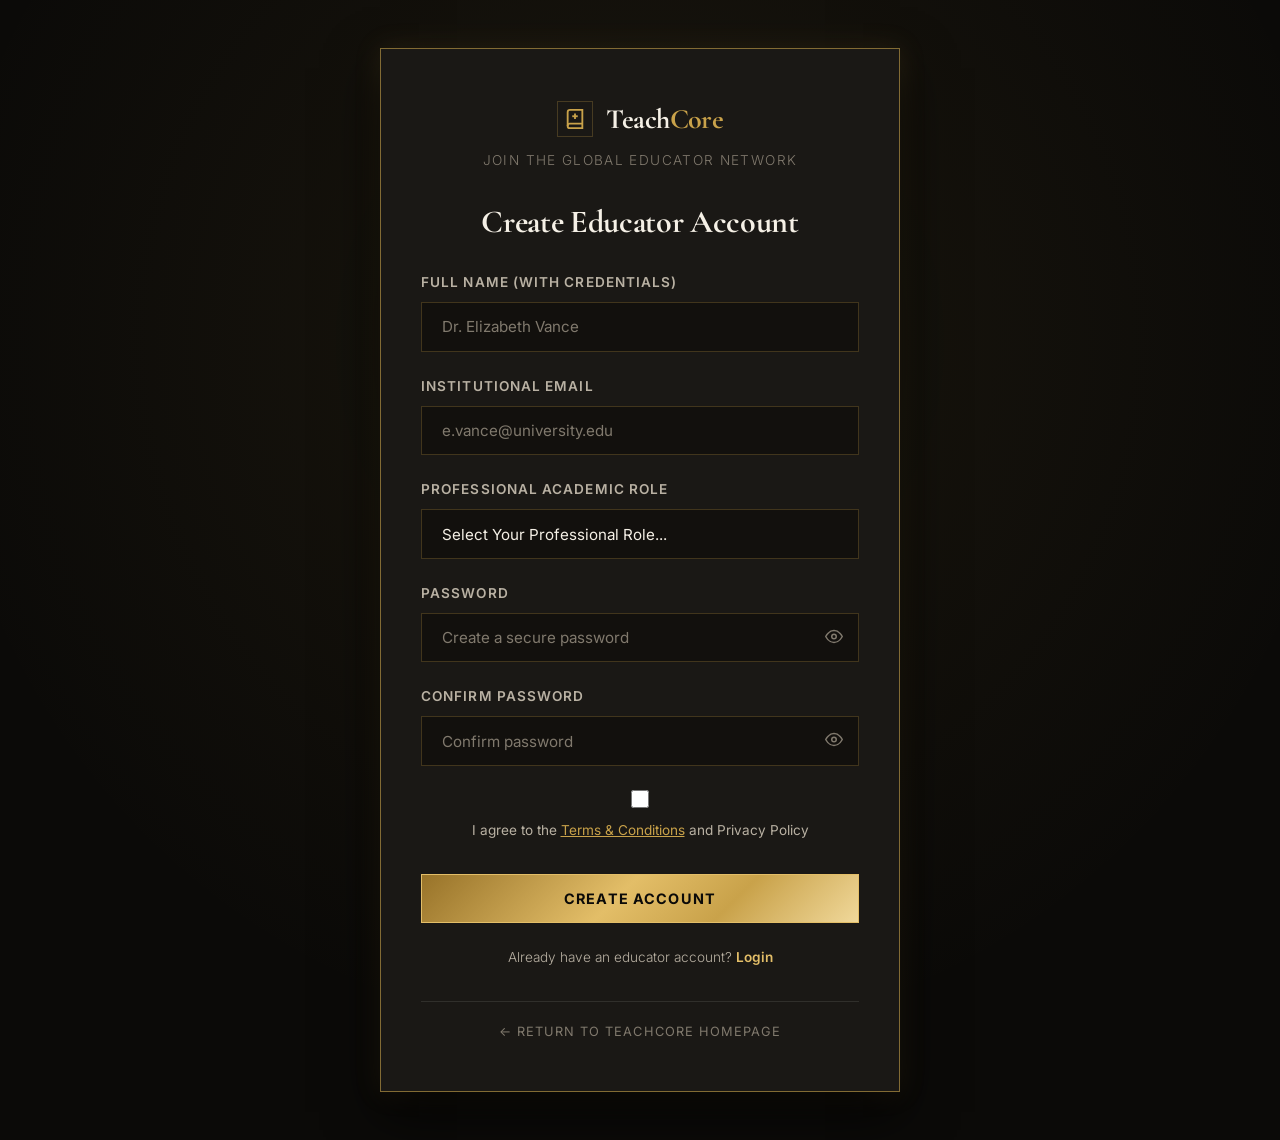
<file: signup.html>
<!DOCTYPE html>
<html lang="en">

<head>
  <meta charset="UTF-8">
  <meta name="viewport" content="width=device-width, initial-scale=1.0">
  <title>Create Account | TeachCore Educator Registration</title>
  <meta name="description"
    content="Register for a TeachCore account to join an elite global network of university educators, professors, researchers, and academic leaders.">
  <link rel="icon" type="image/svg+xml" href="favicon.svg">
  <link rel="stylesheet" href="css/style.css">
  <link rel="stylesheet" href="css/responsive.css">
</head>

<body
  style="background: radial-gradient(circle at 50% 30%, rgba(201, 162, 74, 0.08) 0%, transparent 70%), var(--bg-black); display: flex; align-items: center; justify-content: center; min-height: 100vh; padding: 3rem 1rem;">

  <!-- STANDALONE AUTH CONTAINER (NO HEADER, NO FOOTER, NO MAIN NAV) -->
  <main style="width: 100%; max-width: 520px;">
    <div
      style="background: var(--bg-graphite); border: 1px solid var(--border-gold-strong); padding: 3rem 2.5rem; box-shadow: 0 20px 50px rgba(0, 0, 0, 0.8), 0 0 25px rgba(201, 162, 74, 0.15); position: relative;">

      <!-- BRAND LOGO -->
      <div style="text-align: center; margin-bottom: 2rem;">
        <a href="index.html" class="brand-logo" style="justify-content: center; margin-bottom: 0.5rem;">
          <div class="logo-mark">
            <svg viewBox="0 0 24 24">
              <path d="M4 19.5A2.5 2.5 0 0 1 6.5 17H20"></path>
              <path d="M6.5 2H20v20H6.5A2.5 2.5 0 0 1 4 19.5v-15A2.5 2.5 0 0 1 6.5 2z"></path>
              <path d="M12 6v6"></path>
              <path d="M9 9h6"></path>
            </svg>
          </div>
          <span class="brand-text">Teach<span class="core">Core</span></span>
        </a>
        <p style="font-size: 0.85rem; color: var(--text-muted); text-transform: uppercase; letter-spacing: 0.1em;">Join
          The Global Educator Network</p>
      </div>

      <h1 style="font-size: 2rem; text-align: center; margin-bottom: 2rem;">Create Educator Account</h1>

      <!-- SIGNUP FORM -->
      <form id="signup-form">
        <div class="form-group">
          <label class="form-label" for="full-name">Full Name (With Credentials)</label>
          <input type="text" id="full-name" class="form-control" required placeholder="Dr. Elizabeth Vance">
        </div>

        <div class="form-group">
          <label class="form-label" for="email">Institutional Email</label>
          <input type="email" id="email" class="form-control" required placeholder="e.vance@university.edu">
        </div>

        <div class="form-group">
          <label class="form-label" for="role">Professional Academic Role</label>
          <select id="role" class="form-control" required style="padding: 0.9rem 1.25rem;">
            <option value="" disabled selected>Select Your Professional Role...</option>
            <option value="Teacher">Teacher</option>
            <option value="Professor">Professor</option>
            <option value="Mentor">Mentor</option>
            <option value="Trainer">Trainer</option>
            <option value="Academic Leader">Academic Leader</option>
            <option value="Researcher">Researcher</option>
            <option value="Other">Other Educator Role</option>
          </select>
        </div>

        <div class="form-group">
          <label class="form-label" for="password">Password</label>
          <div style="position: relative;">
            <input type="password" id="password" class="form-control" required placeholder="Create a secure password">
            <button type="button" class="password-toggle-btn" aria-label="Toggle password visibility"
              style="position: absolute; right: 1rem; top: 50%; transform: translateY(-50%); background: none; border: none; color: var(--text-muted); cursor: pointer;">
              <svg width="18" height="18" viewBox="0 0 24 24" fill="none" stroke="currentColor" stroke-width="2">
                <path d="M1 12s4-8 11-8 11 8 11 8-4 8-11 8-11-8-11-8z"></path>
                <circle cx="12" cy="12" r="3"></circle>
              </svg>
            </button>
          </div>
        </div>

        <div class="form-group">
          <label class="form-label" for="confirm-password">Confirm Password</label>
          <div style="position: relative;">
            <input type="password" id="confirm-password" class="form-control" required placeholder="Confirm password">
            <button type="button" class="password-toggle-btn" aria-label="Toggle password visibility"
              style="position: absolute; right: 1rem; top: 50%; transform: translateY(-50%); background: none; border: none; color: var(--text-muted); cursor: pointer;">
              <svg width="18" height="18" viewBox="0 0 24 24" fill="none" stroke="currentColor" stroke-width="2">
                <path d="M1 12s4-8 11-8 11 8 11 8-4 8-11 8-11-8-11-8z"></path>
                <circle cx="12" cy="12" r="3"></circle>
              </svg>
            </button>
          </div>
        </div>

        <div class="form-group" style="margin-bottom: 1.5rem; display: flex; align-items: center; gap: 0.75rem;">
          <input type="checkbox" id="terms-agree" required style="accent-color: var(--gold); width: 18px; height: 18px; cursor: pointer;">
          <label for="terms-agree" style="font-size: 0.85rem; color: var(--text-secondary); cursor: pointer; user-select: none;">
            I agree to the <a href="about.html" style="color: var(--gold); text-decoration: underline;">Terms & Conditions</a> and Privacy Policy
          </label>
        </div>

        <button type="submit" class="btn btn-primary"
          style="width: 100%; margin-top: 0.5rem; margin-bottom: 1.5rem;">Create Account</button>

        <p style="text-align: center; font-size: 0.85rem; color: var(--text-secondary);">
          Already have an educator account? <a href="login.html"
            style="color: var(--gold-bright); font-weight: 600;">Login</a>
        </p>

        <div
          style="text-align: center; margin-top: 2rem; padding-top: 1rem; border-top: 1px solid var(--border-subtle);">
          <a href="index.html"
            style="font-size: 0.8rem; color: var(--text-muted); text-transform: uppercase; letter-spacing: 0.08em;">&larr;
            Return to TeachCore Homepage</a>
        </div>
      </form>
    </div>
  </main>

  <script src="js/auth.js"></script>
  <script src="js/main.js"></script>
</body>

</html>
</file>
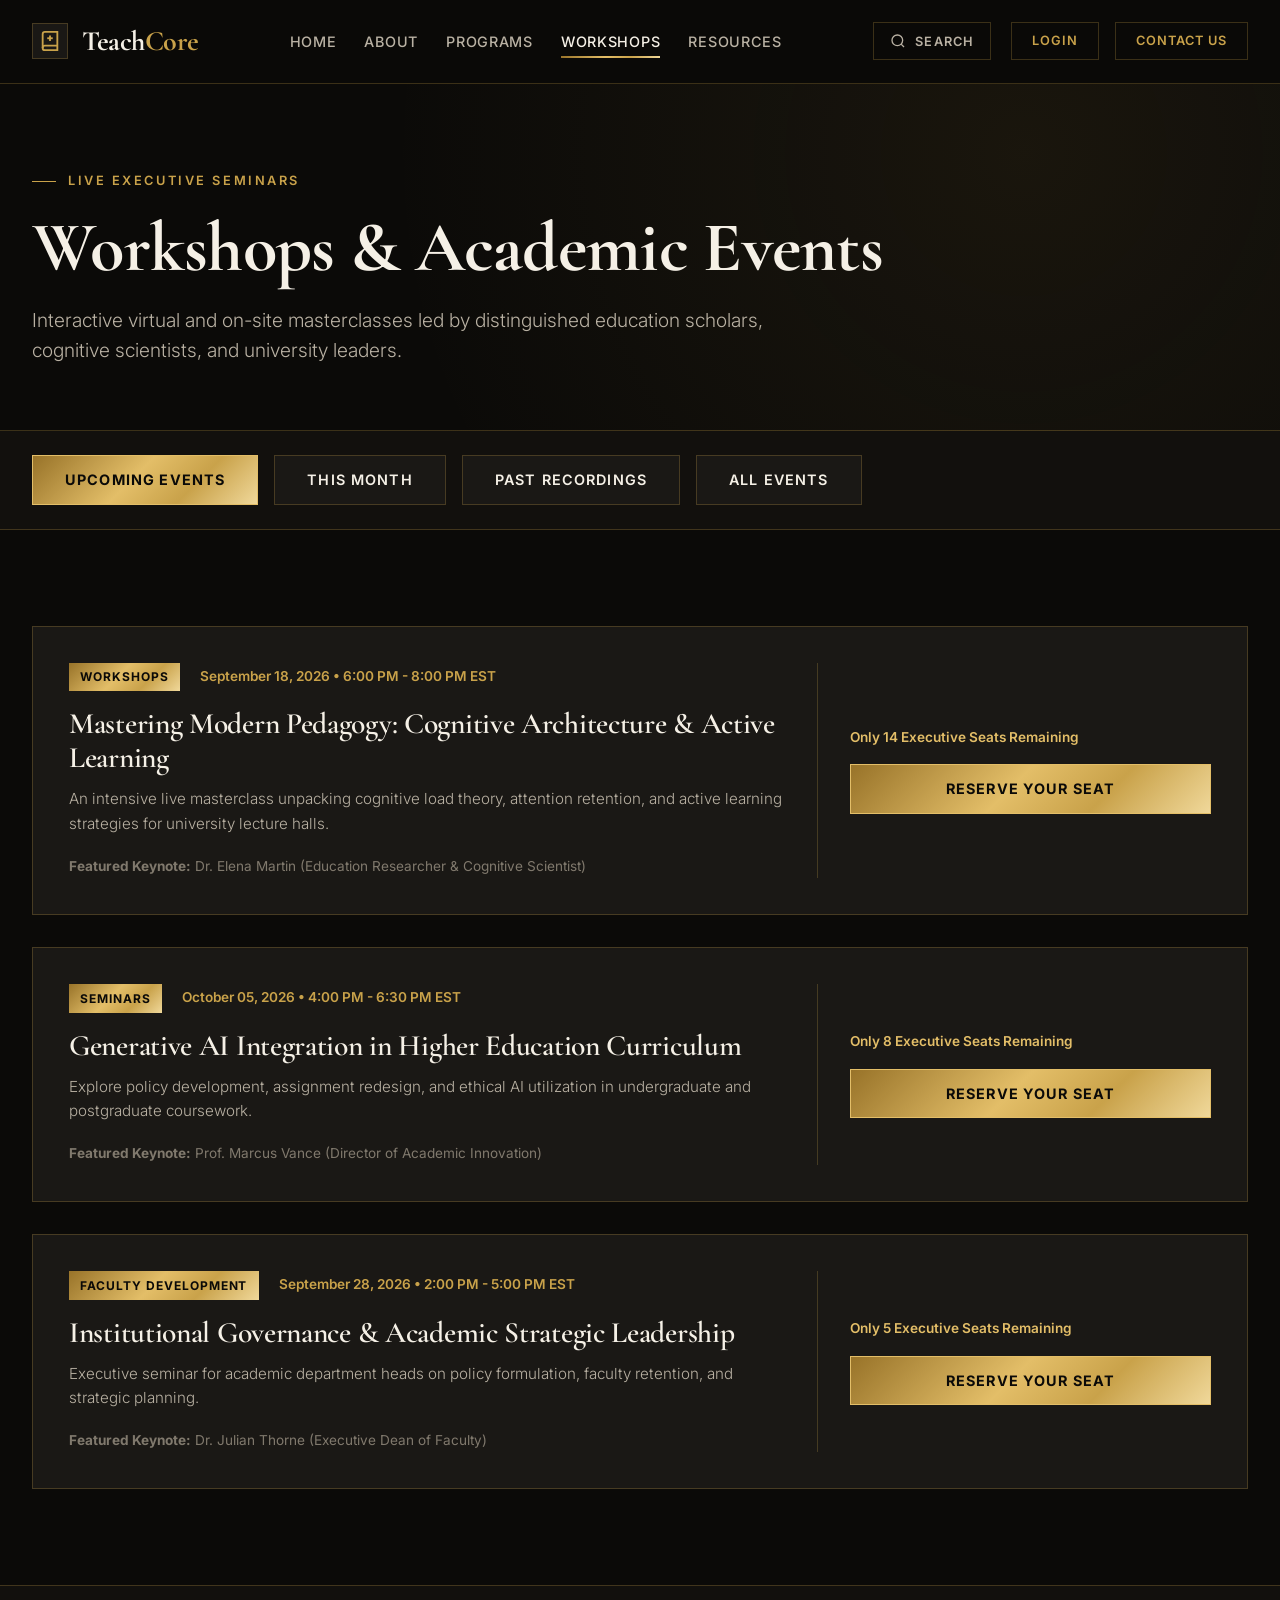
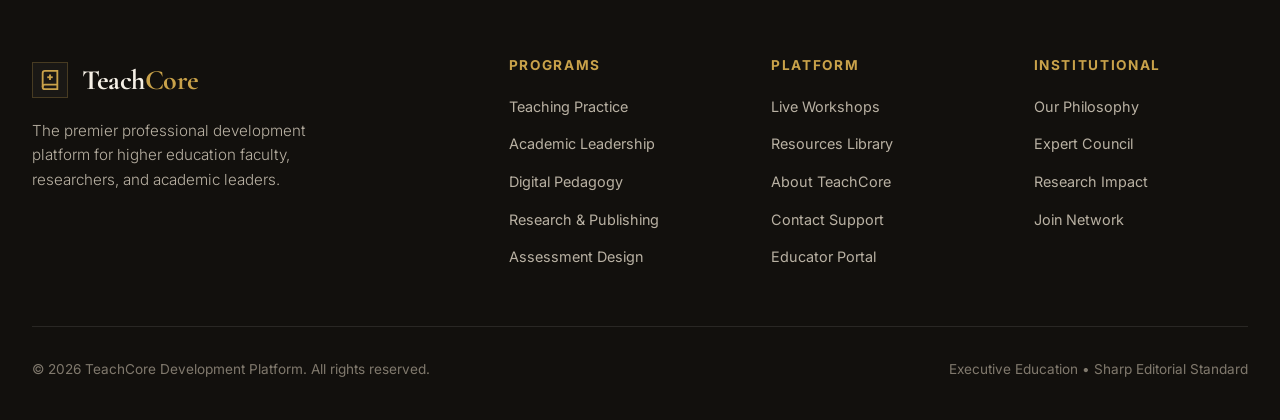
<file: workshops.html>
<!DOCTYPE html>
<html lang="en">
<head>
  <meta charset="UTF-8">
  <meta name="viewport" content="width=device-width, initial-scale=1.0">
  <title>Workshops & Events | TeachCore Academic Seminars</title>
  <meta name="description" content="Attend live executive masterclasses, faculty development seminars, and interactive teaching workshops led by world-class education researchers.">
  <link rel="icon" type="image/svg+xml" href="favicon.svg">
  <link rel="stylesheet" href="css/style.css">
  <link rel="stylesheet" href="css/responsive.css">
</head>
<body>

  <!-- SITE HEADER / NAVIGATION -->
  <header class="site-header">
    <div class="container nav-container">
      <a href="index.html" class="brand-logo" aria-label="TeachCore Home">
        <div class="logo-mark">
          <svg viewBox="0 0 24 24"><path d="M4 19.5A2.5 2.5 0 0 1 6.5 17H20"></path><path d="M6.5 2H20v20H6.5A2.5 2.5 0 0 1 4 19.5v-15A2.5 2.5 0 0 1 6.5 2z"></path><path d="M12 6v6"></path><path d="M9 9h6"></path></svg>
        </div>
        <span class="brand-text">Teach<span class="core">Core</span></span>
      </a>

      <nav class="desktop-nav" aria-label="Main Navigation">
        <ul class="nav-menu">
          <li><a href="index.html" class="nav-link">Home</a></li>
          <li><a href="about.html" class="nav-link">About</a></li>
          <li><a href="programs.html" class="nav-link">Programs</a></li>
          <li><a href="workshops.html" class="nav-link active">Workshops</a></li>
          <li><a href="resources.html" class="nav-link">Resources</a></li>
        </ul>
      </nav>

      <div class="nav-actions">
        <button class="search-trigger" aria-label="Search site">
          <svg width="16" height="16" viewBox="0 0 24 24" fill="none" stroke="currentColor" stroke-width="2"><circle cx="11" cy="11" r="8"></circle><line x1="21" y1="21" x2="16.65" y2="16.65"></line></svg>
          <span>Search</span>
        </button>
        <div class="auth-state-container">
          <a href="login.html" class="btn btn-outline nav-auth-link" style="height: 38px; padding: 0 1.25rem; font-size: 0.8rem;">Login</a>
          <a href="contact.html" class="nav-contact-btn">Contact Us</a>
        </div>
        <button class="hamburger-btn" aria-label="Toggle navigation menu" aria-expanded="false">
          <span class="hamburger-line line-1"></span>
          <span class="hamburger-line line-2"></span>
          <span class="hamburger-line line-3"></span>
        </button>
      </div>
    </div>
  </header>

  <!-- MOBILE NAVIGATION DRAWER -->
  <div class="mobile-nav-overlay" aria-hidden="true">
    <ul class="mobile-nav-links">
      <li><a href="index.html" class="mobile-nav-link">Home</a></li>
      <li><a href="about.html" class="mobile-nav-link">About</a></li>
      <li><a href="programs.html" class="mobile-nav-link">Programs</a></li>
      <li><a href="workshops.html" class="mobile-nav-link active">Workshops</a></li>
      <li><a href="resources.html" class="mobile-nav-link">Resources</a></li>
    </ul>
    <div class="mobile-nav-actions">
      <a href="login.html" class="btn btn-secondary" style="width: 100%;">Educator Login</a>
      <a href="contact.html" class="nav-contact-btn" style="width: 100%;">Contact Us</a>
    </div>
  </div>

  <main>
    <!-- PAGE HEADER -->
    <section class="section-padding" style="background: radial-gradient(circle at 80% 20%, rgba(201, 162, 74, 0.08) 0%, transparent 60%), var(--bg-black); border-bottom: 1px solid var(--border-gold); padding-top: 5rem; padding-bottom: 4rem;">
      <div class="container">
        <span class="section-tag">Live Executive Seminars</span>
        <h1 style="margin-bottom: 1rem;">Workshops & Academic Events</h1>
        <p style="font-size: 1.2rem; max-width: 750px; color: var(--text-secondary);">
          Interactive virtual and on-site masterclasses led by distinguished education scholars, cognitive scientists, and university leaders.
        </p>
      </div>
    </section>

    <!-- EVENT TABS CONTROL -->
    <section style="background: var(--bg-black-soft); border-bottom: 1px solid var(--border-gold); padding: 1.5rem 0;">
      <div class="container">
        <div style="display: flex; gap: 1rem; flex-wrap: wrap;">
          <button type="button" class="btn btn-primary" data-event-tab="upcoming">Upcoming Events</button>
          <button type="button" class="btn btn-secondary" data-event-tab="this-month">This Month</button>
          <button type="button" class="btn btn-secondary" data-event-tab="past">Past Recordings</button>
          <button type="button" class="btn btn-secondary" data-event-tab="all">All Events</button>
        </div>
      </div>
    </section>

    <!-- WORKSHOPS CONTAINER -->
    <section class="section-padding" style="background: var(--bg-black);">
      <div class="container">
        <div id="workshops-container" style="display: flex; flex-direction: column; gap: 2rem;">
          <!-- Dynamically rendered by js/workshops.js -->
        </div>
      </div>
    </section>
  </main>

  <!-- FOOTER -->
  <footer class="site-footer">
    <div class="container">
      <div class="footer-top">
        <div class="footer-brand">
          <a href="index.html" class="brand-logo">
            <div class="logo-mark">
              <svg viewBox="0 0 24 24">
                <path d="M4 19.5A2.5 2.5 0 0 1 6.5 17H20"></path>
                <path d="M6.5 2H20v20H6.5A2.5 2.5 0 0 1 4 19.5v-15A2.5 2.5 0 0 1 6.5 2z"></path>
                <path d="M12 6v6"></path>
                <path d="M9 9h6"></path>
              </svg>
            </div>
            <span class="brand-text">Teach<span class="core">Core</span></span>
          </a>
          <p>The premier professional development platform for higher education faculty, researchers, and academic
            leaders.</p>
        </div>

        <div>
          <h4 class="footer-heading">Programs</h4>
          <ul class="footer-links">
            <li><a href="programs.html">Teaching Practice</a></li>
            <li><a href="programs.html">Academic Leadership</a></li>
            <li><a href="programs.html">Digital Pedagogy</a></li>
            <li><a href="programs.html">Research & Publishing</a></li>
            <li><a href="programs.html">Assessment Design</a></li>
          </ul>
        </div>

        <div>
          <h4 class="footer-heading">Platform</h4>
          <ul class="footer-links">
            <li><a href="workshops.html">Live Workshops</a></li>
            <li><a href="resources.html">Resources Library</a></li>
            <li><a href="about.html">About TeachCore</a></li>
            <li><a href="contact.html">Contact Support</a></li>
            <li><a href="login.html">Educator Portal</a></li>
          </ul>
        </div>

        <div>
          <h4 class="footer-heading">Institutional</h4>
          <ul class="footer-links">
            <li><a href="about.html">Our Philosophy</a></li>
            <li><a href="about.html">Expert Council</a></li>
            <li><a href="about.html">Research Impact</a></li>
            <li><a href="signup.html">Join Network</a></li>
          </ul>
        </div>
      </div>

      <div class="footer-bottom">
        <span>&copy; 2026 TeachCore Development Platform. All rights reserved.</span>
        <span>Executive Education &bull; Sharp Editorial Standard</span>
      </div>
    </div>
  </footer>

  <script src="js/navigation.js"></script>
  <script src="js/auth.js"></script>
  <script src="js/main.js"></script>
  <script src="js/workshops.js"></script>
</body>
</html>
</file>
<file: css/style.css>
/* ==========================================================================
   TEACHCORE - PREMIUM EDUCATOR DEVELOPMENT PLATFORM
   Core Design System & Stylesheet
   Style: Dark Executive Academic / Editorial / Sharp 0px Corners / Metallic Gold
   ========================================================================== */

@import url('https://fonts.googleapis.com/css2?family=Cormorant+Garamond:ital,wght@0,400;0,500;0,600;0,700;1,400;1,600&family=Inter:wght@300;400;500;600;700&display=swap');

:root {
  /* Color Palette - Executive Dark & Champagne Gold */
  --bg-black: #0B0A08;
  --bg-black-soft: #12100D;
  --bg-graphite: #1A1815;
  --bg-graphite-light: #24211C;
  --bg-graphite-hover: #2D2923;

  /* Metallic Gold Palette */
  --gold: #C9A24A;
  --gold-bright: #E3BE68;
  --gold-dark: #987329;
  --champagne: #F0D89A;
  --gold-metallic: linear-gradient(135deg, #987329 0%, #E3BE68 45%, #C9A24A 70%, #F0D89A 100%);
  --gold-metallic-subtle: linear-gradient(135deg, rgba(152, 115, 41, 0.15) 0%, rgba(227, 190, 104, 0.15) 50%, rgba(201, 162, 74, 0.15) 100%);

  /* Typography Colors */
  --text-primary: #F5F0E6;
  --text-secondary: #B9B1A3;
  --text-muted: #80796D;

  /* Borders & Dividers */
  --border-gold: rgba(201, 162, 74, 0.25);
  --border-gold-strong: rgba(201, 162, 74, 0.6);
  --border-subtle: rgba(245, 240, 230, 0.1);

  /* Fonts */
  --font-serif: 'Cormorant Garamond', Georgia, 'Times New Roman', serif;
  --font-sans: 'Inter', -apple-system, BlinkMacSystemFont, 'Segoe UI', Roboto, sans-serif;

  /* Spacing System */
  --space-xs: 0.5rem;
  --space-sm: 1rem;
  --space-md: 1.5rem;
  --space-lg: 2.5rem;
  --space-xl: 4rem;
  --space-xxl: 6rem;

  /* Layout */
  --container-max: 1320px;
  --header-height: 84px;

  /* Transitions */
  --transition-fast: 0.2s cubic-bezier(0.16, 1, 0.3, 1);
  --transition-normal: 0.35s cubic-bezier(0.16, 1, 0.3, 1);
  --transition-slow: 0.6s cubic-bezier(0.16, 1, 0.3, 1);
}

/* ==========================================================================
   GLOBAL RESET & STRICT SHARP EDGE ENFORCEMENT
   ========================================================================== */

*,
*::before,
*::after {
  box-sizing: border-box;
  margin: 0;
  padding: 0;
  border-radius: 0 !important;
  /* STRICT CORNER RULE: ZERO ROUNDED CORNERS EVERYWHERE */
}

html {
  font-size: 16px;
  scroll-behavior: smooth;
  background-color: var(--bg-black);
  color: var(--text-primary);
  font-family: var(--font-sans);
  -webkit-font-smoothing: antialiased;
  -moz-osx-font-smoothing: grayscale;
}

body {
  min-height: 100vh;
  display: flex;
  flex-direction: column;
  background-color: var(--bg-black);
  line-height: 1.6;
  overflow-x: hidden;
}

/* Selection & Scrollbar */
::selection {
  background: var(--gold);
  color: var(--bg-black);
}

::-webkit-scrollbar {
  width: 8px;
}

::-webkit-scrollbar-track {
  background: var(--bg-black);
}

::-webkit-scrollbar-thumb {
  background: var(--bg-graphite-light);
  border: 1px solid var(--border-gold);
}

::-webkit-scrollbar-thumb:hover {
  background: var(--gold-dark);
}

/* ==========================================================================
   TYPOGRAPHY
   ========================================================================== */

h1,
h2,
h3,
h4,
h5,
h6 {
  font-family: var(--font-serif);
  font-weight: 600;
  color: var(--text-primary);
  line-height: 1.15;
  letter-spacing: -0.01em;
}

h1 {
  font-size: clamp(2.75rem, 5.5vw, 4.5rem);
  font-weight: 700;
}

h2 {
  font-size: clamp(2.2rem, 4vw, 3.25rem);
}

h3 {
  font-size: clamp(1.5rem, 2.5vw, 2.1rem);
}

h4 {
  font-size: 1.35rem;
}

p {
  color: var(--text-secondary);
  font-size: 1.05rem;
  font-weight: 300;
}

a {
  color: inherit;
  text-decoration: none;
  transition: color var(--transition-fast);
}

.text-gold {
  color: var(--gold);
}

.text-gold-gradient {
  background: var(--gold-metallic);
  -webkit-background-clip: text;
  background-clip: text;
  -webkit-text-fill-color: transparent;
  display: inline-block;
}

.section-tag {
  display: inline-flex;
  align-items: center;
  gap: 0.75rem;
  font-family: var(--font-sans);
  font-size: 0.8rem;
  font-weight: 600;
  letter-spacing: 0.2em;
  text-transform: uppercase;
  color: var(--gold);
  margin-bottom: 1rem;
}

.section-tag::before {
  content: '';
  display: inline-block;
  width: 24px;
  height: 1px;
  background: var(--gold);
}

/* ==========================================================================
   LAYOUT CONTAINERS & UTILITIES
   ========================================================================== */

.container {
  width: 100%;
  max-width: var(--container-max);
  margin: 0 auto;
  padding: 0 2rem;
}

.section-padding {
  padding: var(--space-xxl) 0;
}

.section-divider {
  width: 100%;
  height: 1px;
  background: linear-gradient(90deg, transparent 0%, var(--border-gold) 50%, transparent 100%);
  margin: 0;
}

.grid {
  display: grid;
  gap: 2rem;
}

.grid-2 {
  grid-template-columns: repeat(2, 1fr);
}

.grid-3 {
  grid-template-columns: repeat(3, 1fr);
}

.grid-4 {
  grid-template-columns: repeat(4, 1fr);
}

/* ==========================================================================
   BUTTONS & INPUTS (STRICT SHARP EDGES)
   ========================================================================== */

.btn {
  display: inline-flex;
  align-items: center;
  justify-content: center;
  gap: 0.75rem;
  padding: 0.95rem 2rem;
  font-family: var(--font-sans);
  font-size: 0.9rem;
  font-weight: 600;
  letter-spacing: 0.08em;
  text-transform: uppercase;
  cursor: pointer;
  border: 1px solid transparent;
  transition: all var(--transition-normal);
  background: transparent;
  position: relative;
  overflow: hidden;
}

.btn-primary {
  background: var(--gold-metallic);
  color: var(--bg-black);
  border-color: var(--gold-bright);
  font-weight: 700;
}

.btn-primary:hover {
  background: linear-gradient(135deg, #E3BE68 0%, #F0D89A 50%, #C9A24A 100%);
  box-shadow: 0 0 25px rgba(201, 162, 74, 0.3);
  transform: translateY(-2px);
}

.btn-secondary {
  background: var(--bg-graphite);
  color: var(--text-primary);
  border: 1px solid var(--border-gold);
}

.btn-secondary:hover {
  border-color: var(--gold);
  background: var(--bg-graphite-light);
  color: var(--gold-bright);
  transform: translateY(-2px);
}

.btn-outline {
  background: transparent;
  color: var(--gold);
  border: 1px solid var(--border-gold);
}

.btn-outline:hover {
  background: rgba(201, 162, 74, 0.1);
  border-color: var(--gold-bright);
  color: var(--gold-bright);
}

.btn-icon {
  width: 44px;
  height: 44px;
  padding: 0;
  display: flex;
  align-items: center;
  justify-content: center;
}

/* Forms & Inputs */
.form-group {
  display: flex;
  flex-direction: column;
  gap: 0.5rem;
  margin-bottom: 1.5rem;
}

.form-label {
  font-size: 0.85rem;
  font-weight: 600;
  text-transform: uppercase;
  letter-spacing: 0.08em;
  color: var(--text-secondary);
}

.form-control {
  width: 100%;
  padding: 0.9rem 1.25rem;
  background: var(--bg-black-soft);
  border: 1px solid var(--border-gold);
  color: var(--text-primary);
  font-family: var(--font-sans);
  font-size: 0.95rem;
  transition: border-color var(--transition-fast), background var(--transition-fast);
}

.form-control:focus {
  outline: none;
  border-color: var(--gold-bright);
  background: var(--bg-graphite);
  box-shadow: 0 0 10px rgba(201, 162, 74, 0.15);
}

.form-control::placeholder {
  color: var(--text-muted);
}

select.form-control {
  appearance: none;
  background-image: url("data:image/svg+xml,%3Csvg xmlns='http://www.w3.org/2000/svg' width='16' height='16' viewBox='0 0 24 24' fill='none' stroke='%3CC9A24A' stroke-width='2' stroke-linecap='square'%3E%3Cpolyline points='6 9 12 15 18 9'%3E%3C/polyline%3E%3C/svg%3E");
  background-repeat: no-repeat;
  background-position: right 1rem center;
  padding-right: 2.5rem;
}

/* ==========================================================================
   NAVIGATION & HEADER
   ========================================================================== */

.site-header {
  position: sticky;
  top: 0;
  z-index: 1000;
  background: rgba(11, 10, 8, 0.92);
  backdrop-filter: blur(12px);
  -webkit-backdrop-filter: blur(12px);
  border-bottom: 1px solid var(--border-gold);
  height: var(--header-height);
  display: flex;
  align-items: center;
  transition: background var(--transition-normal);
}

.nav-container {
  display: flex;
  align-items: center;
  justify-content: space-between;
  width: 100%;
}

/* Brand Logo */
.brand-logo {
  display: flex;
  align-items: center;
  gap: 0.85rem;
  font-family: var(--font-serif);
  font-size: 1.75rem;
  font-weight: 700;
  letter-spacing: -0.02em;
  color: var(--text-primary);
}

.logo-mark {
  width: 36px;
  height: 36px;
  display: flex;
  align-items: center;
  justify-content: center;
  background: var(--bg-graphite);
  border: 1px solid var(--border-gold);
  position: relative;
}

.logo-mark svg {
  width: 22px;
  height: 22px;
  fill: none;
  stroke: var(--gold);
  stroke-width: 2;
}

.brand-text .core {
  color: var(--gold);
}

/* Nav Menu */
.nav-menu {
  display: flex;
  align-items: center;
  gap: 2.5rem;
  list-style: none;
}

.nav-link {
  font-family: var(--font-sans);
  font-size: 0.9rem;
  font-weight: 500;
  letter-spacing: 0.05em;
  color: var(--text-secondary);
  padding: 0.5rem 0;
  position: relative;
  text-transform: uppercase;
}

.nav-link::after {
  content: '';
  position: absolute;
  bottom: 0;
  left: 0;
  width: 100%;
  height: 2px;
  background: var(--gold-metallic);
  transform: scaleX(0);
  transform-origin: right;
  transition: transform var(--transition-normal);
}

.nav-link:hover,
.nav-link.active {
  color: var(--text-primary);
}

.nav-link:hover::after,
.nav-link.active::after {
  transform: scaleX(1);
  transform-origin: left;
}

/* Nav Actions */
.nav-actions {
  display: flex;
  align-items: center;
  gap: 1.25rem;
}

.search-trigger {
  background: transparent;
  border: 1px solid var(--border-gold);
  color: var(--text-secondary);
  height: 38px;
  padding: 0 1rem;
  display: inline-flex;
  align-items: center;
  justify-content: center;
  gap: 0.6rem;
  font-family: var(--font-sans);
  font-size: 0.8rem;
  font-weight: 600;
  letter-spacing: 0.08em;
  text-transform: uppercase;
  cursor: pointer;
  box-sizing: border-box;
  transition: all var(--transition-fast);
}

.search-trigger:hover {
  border-color: var(--gold);
  color: var(--gold-bright);
  background: var(--bg-graphite);
}

.nav-auth-link {
  display: inline-flex;
  align-items: center;
  justify-content: center;
  height: 38px;
  padding: 0 1.25rem;
  font-size: 0.8rem;
  font-weight: 600;
  text-transform: uppercase;
  letter-spacing: 0.08em;
  color: var(--gold);
  border: 1px solid var(--border-gold);
  background: transparent;
  box-sizing: border-box;
  transition: all var(--transition-normal);
  cursor: pointer;
}

.nav-actions .btn {
  height: 38px;
  box-sizing: border-box;
  padding-top: 0;
  padding-bottom: 0;
}

.nav-contact-btn {
  display: inline-flex;
  align-items: center;
  justify-content: center;
  height: 38px;
  padding: 0 1.25rem;
  font-family: var(--font-sans);
  font-size: 0.8rem;
  font-weight: 600;
  letter-spacing: 0.08em;
  text-transform: uppercase;
  color: var(--gold);
  border: 1px solid var(--border-gold);
  background: transparent;
  box-sizing: border-box;
  transition: all var(--transition-normal);
  cursor: pointer;
  text-decoration: none;
}

.nav-contact-btn:hover {
  background: rgba(201, 162, 74, 0.15);
  border-color: var(--gold-bright);
  color: var(--gold-bright);
  transform: translateY(-2px);
}

@keyframes contactGlowPulse {
  0% {
    box-shadow: 0 0 10px rgba(201, 162, 74, 0.6), 0 0 2px rgba(255, 240, 194, 0.5);
    border-color: rgba(255, 255, 255, 0.8);
    transform: scale(1);
  }
  50% {
    box-shadow: 0 0 26px rgba(201, 162, 74, 1), 0 0 16px rgba(255, 255, 255, 0.9), 0 0 35px rgba(201, 162, 74, 0.7);
    border-color: #FFFFFF;
    transform: scale(1.04);
  }
  100% {
    box-shadow: 0 0 10px rgba(201, 162, 74, 0.6), 0 0 2px rgba(255, 240, 194, 0.5);
    border-color: rgba(255, 255, 255, 0.8);
    transform: scale(1);
  }
}

/* ACTIVE Contact Us Button (ON CONTACT PAGE ONLY) */
.auth-state-container a[href="contact.html"].active,
.mobile-nav-actions a[href="contact.html"].active,
.nav-contact-btn.active {
  background: linear-gradient(135deg, #FFF0C2 0%, #E3BE68 50%, #C9A24A 100%) !important;
  color: #0A0B0D !important;
  border-color: #FFFFFF !important;
  font-weight: 800 !important;
  letter-spacing: 0.09em !important;
  position: relative !important;
  animation: contactGlowPulse 1.8s infinite ease-in-out !important;
  text-decoration: none !important;
}

.auth-state-container a[href="contact.html"].active::after {
  display: none !important;
}

.user-badge {
  display: inline-flex;
  align-items: center;
  gap: 0.5rem;
  padding: 0.4rem 0.8rem;
  background: var(--bg-graphite);
  border: 1px solid var(--border-gold);
  font-size: 0.85rem;
  color: var(--gold-bright);
}

/* Mobile Hamburger Button */
.hamburger-btn {
  display: none;
  background: transparent;
  border: 1px solid var(--border-gold);
  color: var(--text-primary);
  width: 44px;
  height: 44px;
  flex-direction: column;
  align-items: center;
  justify-content: center;
  gap: 6px;
  cursor: pointer;
  padding: 0;
  z-index: 1002;
}

.hamburger-line {
  width: 22px;
  height: 2px;
  background-color: var(--gold);
  transition: all var(--transition-normal);
}

.hamburger-btn.is-active .line-1 {
  transform: translateY(8px) rotate(45deg);
}

.hamburger-btn.is-active .line-2 {
  opacity: 0;
}

.hamburger-btn.is-active .line-3 {
  transform: translateY(-8px) rotate(-45deg);
}

/* Mobile Nav Drawer */
.mobile-nav-overlay {
  position: fixed;
  top: 0;
  left: 0;
  width: 100vw;
  height: 100vh;
  background: rgba(11, 10, 8, 0.95);
  backdrop-filter: blur(15px);
  z-index: 1001;
  display: flex;
  flex-direction: column;
  justify-content: center;
  padding: 3rem 2rem;
  opacity: 0;
  visibility: hidden;
  transition: opacity var(--transition-normal), visibility var(--transition-normal);
}

.mobile-nav-overlay.is-open {
  opacity: 1;
  visibility: visible;
}

.mobile-nav-links {
  list-style: none;
  display: flex;
  flex-direction: column;
  gap: 1.75rem;
  margin-bottom: 3rem;
}

.mobile-nav-link {
  font-family: var(--font-serif);
  font-size: 2.25rem;
  font-weight: 600;
  color: var(--text-primary);
}

.mobile-nav-link:hover,
.mobile-nav-link.active {
  color: var(--gold);
}

.mobile-nav-actions {
  display: flex;
  flex-direction: column;
  gap: 1rem;
}

/* ==========================================================================
   EDITORIAL CARDS & PANELS (SHARP 0PX EDGES)
   ========================================================================== */

.editorial-card {
  background: var(--bg-graphite);
  border: 1px solid var(--border-gold);
  padding: 2.25rem;
  position: relative;
  display: flex;
  flex-direction: column;
  justify-content: space-between;
  transition: transform var(--transition-normal), border-color var(--transition-normal), box-shadow var(--transition-normal);
}

.editorial-card:hover {
  transform: translateY(-4px);
  border-color: var(--gold-bright);
  box-shadow: 0 12px 30px rgba(0, 0, 0, 0.5), 0 0 15px rgba(201, 162, 74, 0.15);
}

.card-num {
  font-family: var(--font-serif);
  font-size: 1.5rem;
  font-weight: 700;
  color: var(--gold);
  margin-bottom: 1.25rem;
}

.card-title {
  font-size: 1.65rem;
  margin-bottom: 0.75rem;
}

.card-meta {
  display: flex;
  flex-wrap: wrap;
  gap: 1rem;
  font-size: 0.8rem;
  text-transform: uppercase;
  letter-spacing: 0.08em;
  color: var(--text-muted);
  margin-bottom: 1rem;
  padding-bottom: 1rem;
  border-bottom: 1px solid var(--border-subtle);
}

.card-meta span {
  display: flex;
  align-items: center;
  gap: 0.4rem;
}

.card-desc {
  color: var(--text-secondary);
  font-size: 0.95rem;
  margin-bottom: 1.5rem;
  flex-grow: 1;
}

.card-footer-link {
  display: inline-flex;
  align-items: center;
  gap: 0.5rem;
  font-size: 0.85rem;
  font-weight: 700;
  text-transform: uppercase;
  letter-spacing: 0.1em;
  color: var(--gold);
  transition: gap var(--transition-fast);
}

.editorial-card:hover .card-footer-link {
  gap: 0.85rem;
  color: var(--gold-bright);
}

/* ==========================================================================
   BADGES & CHIPS
   ========================================================================== */

.badge {
  display: inline-block;
  padding: 0.3rem 0.7rem;
  font-family: var(--font-sans);
  font-size: 0.75rem;
  font-weight: 600;
  text-transform: uppercase;
  letter-spacing: 0.08em;
  border: 1px solid var(--border-gold);
  color: var(--gold);
  background: var(--bg-black-soft);
}

.badge-gold {
  background: var(--gold-metallic);
  color: var(--bg-black);
  border: none;
  font-weight: 700;
}

/* ==========================================================================
   MODALS & DIALOGS
   ========================================================================== */

.modal-backdrop {
  position: fixed;
  top: 0;
  left: 0;
  width: 100vw;
  height: 100vh;
  background: rgba(11, 10, 8, 0.85);
  backdrop-filter: blur(8px);
  z-index: 2000;
  display: flex;
  align-items: center;
  justify-content: center;
  padding: 1.5rem;
  opacity: 0;
  visibility: hidden;
  transition: opacity var(--transition-normal), visibility var(--transition-normal);
}

.modal-backdrop.is-open {
  opacity: 1;
  visibility: visible;
}

.modal-window {
  background: var(--bg-graphite);
  border: 1px solid var(--border-gold-strong);
  width: 100%;
  max-width: 680px;
  max-height: 90vh;
  overflow-y: auto;
  padding: 2.5rem;
  position: relative;
  box-shadow: 0 25px 60px rgba(0, 0, 0, 0.8), 0 0 30px rgba(201, 162, 74, 0.2);
  transform: translateY(20px);
  transition: transform var(--transition-normal);
}

.modal-backdrop.is-open .modal-window {
  transform: translateY(0);
}

.modal-close-btn {
  position: absolute;
  top: 1.5rem;
  right: 1.5rem;
  background: transparent;
  border: 1px solid var(--border-gold);
  color: var(--text-secondary);
  width: 36px;
  height: 36px;
  display: flex;
  align-items: center;
  justify-content: center;
  cursor: pointer;
  transition: all var(--transition-fast);
}

.modal-close-btn:hover {
  border-color: var(--gold);
  color: var(--gold-bright);
  background: var(--bg-graphite-light);
}

/* ==========================================================================
   TOAST NOTIFICATIONS
   ========================================================================== */

.toast-container {
  position: fixed;
  bottom: 2rem;
  right: 2rem;
  z-index: 3000;
  display: flex;
  flex-direction: column;
  gap: 0.75rem;
}

.toast {
  background: var(--bg-graphite);
  border: 1px solid var(--border-gold);
  border-left: 4px solid var(--gold);
  color: var(--text-primary);
  padding: 1rem 1.5rem;
  min-width: 300px;
  font-size: 0.9rem;
  box-shadow: 0 10px 25px rgba(0, 0, 0, 0.5);
  display: flex;
  align-items: center;
  justify-content: space-between;
  gap: 1rem;
  transform: translateX(120%);
  transition: transform var(--transition-normal);
}

.toast.is-show {
  transform: translateX(0);
}

.toast-success {
  border-left-color: #52c41a;
}

.toast-error {
  border-left-color: #ff4d4f;
}

/* ==========================================================================
   FOOTER
   ========================================================================== */

.site-footer {
  background: var(--bg-black-soft);
  border-top: 1px solid var(--border-gold);
  margin-top: auto;
  padding: 4.5rem 0 2.5rem 0;
}

.footer-top {
  display: grid;
  grid-template-columns: 2fr repeat(3, 1fr);
  gap: 3rem;
  margin-bottom: 3.5rem;
}

.footer-brand p {
  margin-top: 1rem;
  max-width: 320px;
  font-size: 0.95rem;
}

.footer-heading {
  font-family: var(--font-sans);
  font-size: 0.85rem;
  font-weight: 700;
  text-transform: uppercase;
  letter-spacing: 0.12em;
  color: var(--gold);
  margin-bottom: 1.25rem;
}

.footer-links {
  list-style: none;
  display: flex;
  flex-direction: column;
  gap: 0.75rem;
}

.footer-links a {
  color: var(--text-secondary);
  font-size: 0.9rem;
}

.footer-links a:hover {
  color: var(--gold-bright);
  padding-left: 4px;
}

.footer-bottom {
  padding-top: 2rem;
  border-top: 1px solid var(--border-subtle);
  display: flex;
  align-items: center;
  justify-content: space-between;
  font-size: 0.85rem;
  color: var(--text-muted);
}

/* ==========================================================================
   WORKSHOP RESPONSIVE LAYOUT CLASSES
   ========================================================================== */
.workshop-featured-meta {
  display: flex;
  flex-wrap: wrap;
  gap: 1rem 1.75rem;
  color: var(--gold-bright);
  font-weight: 600;
  font-size: 0.95rem;
  margin-bottom: 1.5rem;
  align-items: center;
}

.workshop-featured-meta span {
  display: inline-flex;
  align-items: center;
  gap: 0.4rem;
  white-space: nowrap;
}

.workshop-card {
  display: grid;
  grid-template-columns: 2fr 1.1fr;
  gap: 2rem;
  align-items: center;
}

.workshop-card-header {
  display: flex;
  flex-wrap: wrap;
  gap: 0.75rem 1.25rem;
  align-items: center;
  margin-bottom: 1rem;
}

.workshop-card-action {
  border-left: 1px solid var(--border-gold);
  padding-left: 2rem;
  display: flex;
  flex-direction: column;
  align-items: flex-start;
  justify-content: center;
  gap: 1rem;
  height: 100%;
}
</file>
<file: css/responsive.css>
/* ==========================================================================
   TEACHCORE - RESPONSIVE & LAYOUT STYLESHEET
   Mobile (320px+) to High-DPI Desktop (1440px+)
   ========================================================================== */

/* High Desktop & Large Screens (1440px+) */
@media (min-width: 1440px) {
  .container {
    max-width: 1400px;
  }
}

/* Standard Desktop (1025px - 1280px) */
@media (max-width: 1280px) {
  .nav-menu {
    gap: 1.75rem;
  }
  .grid-4 {
    grid-template-columns: repeat(2, 1fr);
  }
}

/* Tablet & Small Laptops (769px - 1024px) */
@media (max-width: 1024px) {
  .site-header {
    height: 76px;
  }
  .nav-menu, .nav-actions .search-trigger, .nav-actions .auth-state-container {
    display: none !important;
  }
  .hamburger-btn {
    display: flex;
  }
  .grid-3 {
    grid-template-columns: repeat(2, 1fr);
  }
  .grid-2 {
    grid-template-columns: 1fr;
  }
  .footer-top {
    grid-template-columns: 1fr 1fr;
    gap: 2.5rem;
  }
  .hero-grid {
    grid-template-columns: 1fr !important;
    gap: 3rem !important;
  }
  .asymmetric-layout {
    grid-template-columns: 1fr !important;
  }
}

/* Mobile Devices (320px - 768px) */
@media (max-width: 768px) {
  html {
    font-size: 15px;
  }
  .container {
    padding: 0 1.25rem;
  }
  .section-padding {
    padding: 3.5rem 0;
  }
  .grid-4, .grid-3, .grid-2 {
    grid-template-columns: 1fr;
  }
  .footer-top {
    grid-template-columns: 1fr;
    gap: 2rem;
  }
  .footer-bottom {
    flex-direction: column;
    gap: 1rem;
    text-align: center;
  }
  .editorial-card {
    padding: 1.5rem;
  }
  .timeline-step {
    flex-direction: column !important;
    align-items: flex-start !important;
    gap: 1rem !important;
  }
  .modal-window {
    padding: 1.5rem;
  }
  .stat-number {
    font-size: 3rem !important;
  }
  .filter-bar {
    flex-direction: column;
    align-items: stretch !important;
  }
  .cert-preview-card {
    padding: 1.5rem !important;
  }
  .asymmetric-layout {
    padding: 2rem 1.25rem !important;
    gap: 2rem !important;
  }
  .workshop-featured-meta {
    flex-direction: column;
    align-items: flex-start;
    gap: 0.65rem;
    font-size: 0.9rem;
  }
  .workshop-card {
    grid-template-columns: 1fr !important;
    gap: 1.5rem;
  }
  .workshop-card-header {
    flex-direction: column;
    align-items: flex-start;
    gap: 0.5rem;
  }
  .workshop-card-action {
    border-left: none !important;
    border-top: 1px solid var(--border-gold);
    padding-left: 0 !important;
    padding-top: 1.25rem;
    width: 100%;
  }
}

/* Small Mobile Screens (320px - 390px) */
@media (max-width: 390px) {
  .brand-logo {
    font-size: 1.4rem;
  }
  .logo-mark {
    width: 30px;
    height: 30px;
  }
  .btn {
    padding: 0.85rem 1.25rem;
    font-size: 0.8rem;
  }
  .workshop-featured-meta {
    font-size: 0.85rem;
  }
}
</file>
